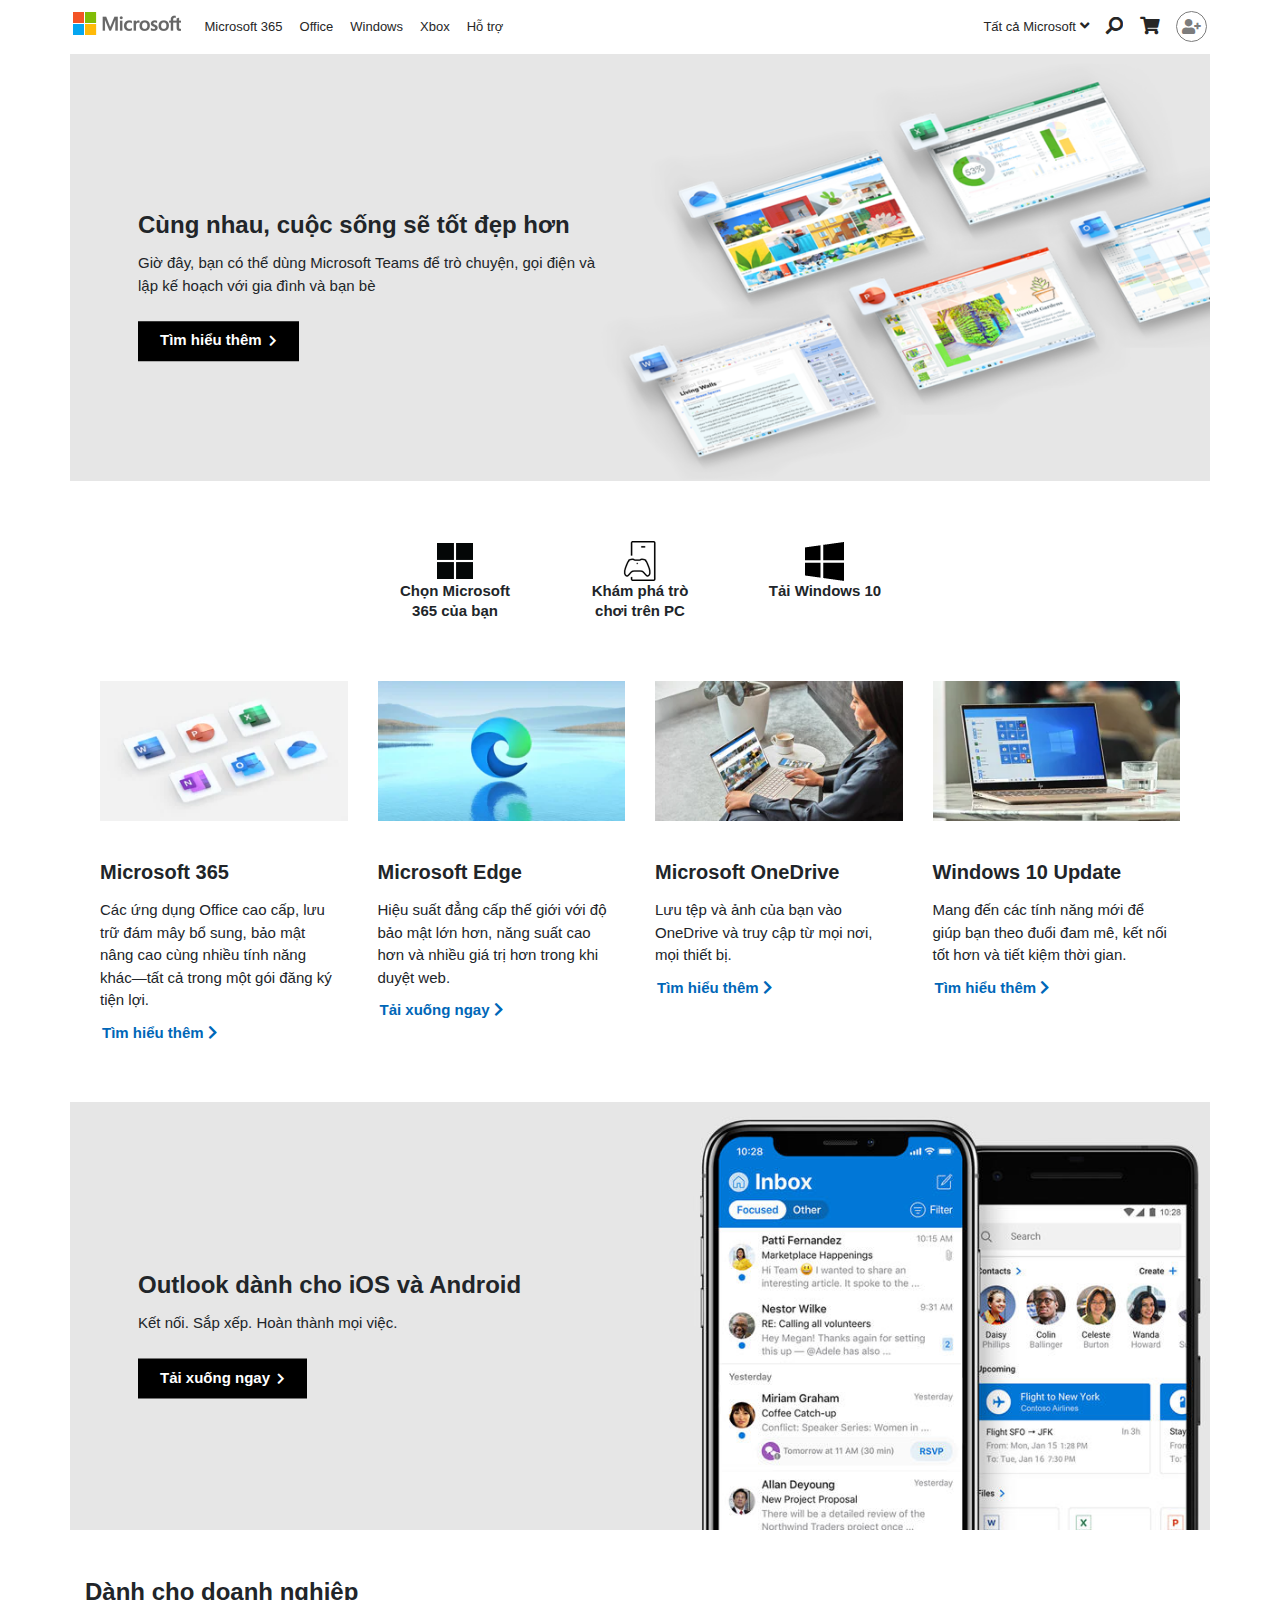
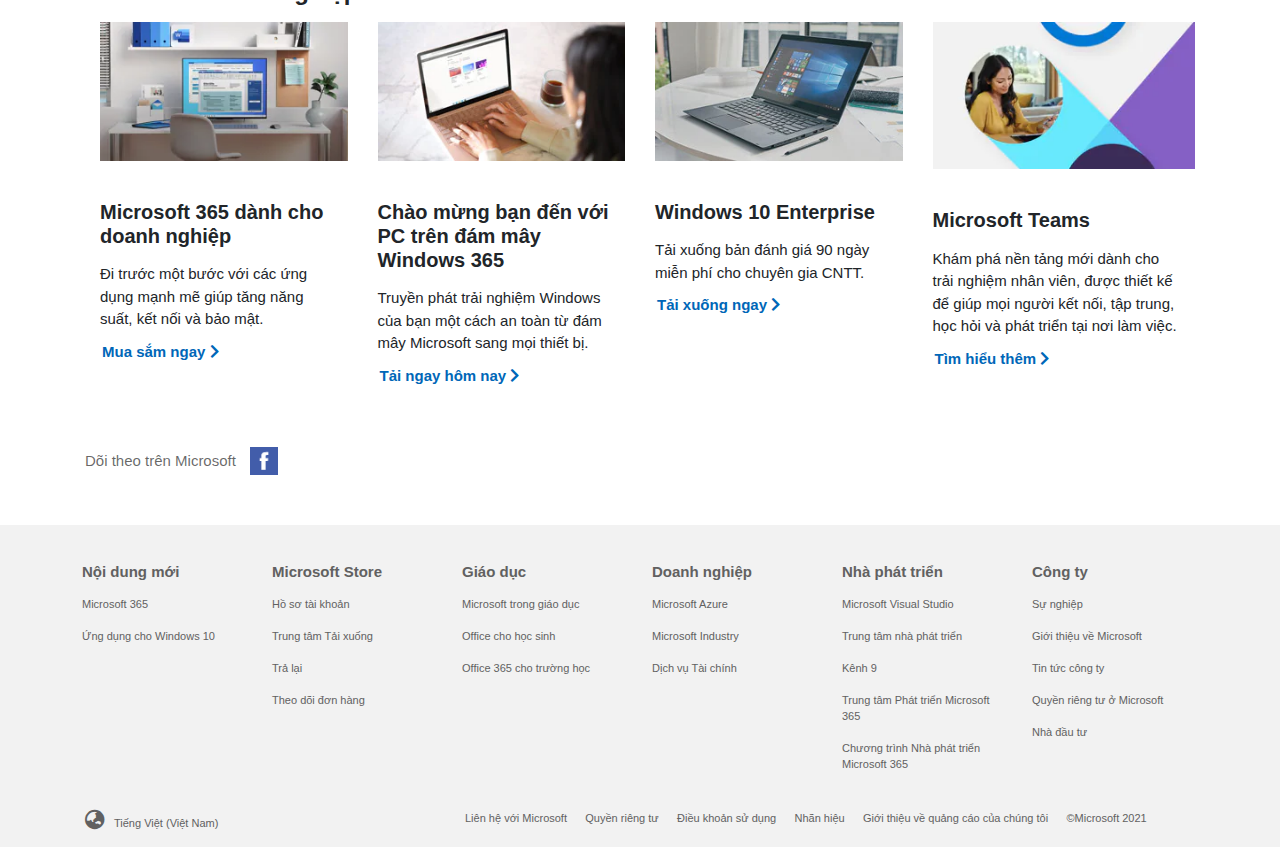
<file: index.html>
<!DOCTYPE html>
<html lang="vi">

<head>
  <meta charset="UTF-8" />
  <meta http-equiv="X-UA-Compatible" content="IE=edge" />
  <meta name="viewport" content="width=device-width, initial-scale=1.0" />
  <link rel="stylesheet" href="https://maxcdn.bootstrapcdn.com/bootstrap/4.5.2/css/bootstrap.min.css" />
  <script src="https://ajax.googleapis.com/ajax/libs/jquery/3.5.1/jquery.min.js"></script>
  <script src="https://cdnjs.cloudflare.com/ajax/libs/popper.js/1.16.0/umd/popper.min.js"></script>
  <script src="https://maxcdn.bootstrapcdn.com/bootstrap/4.5.2/js/bootstrap.min.js"></script>
  <link rel="stylesheet" href="https://cdnjs.cloudflare.com/ajax/libs/font-awesome/5.15.4/css/all.min.css"
    integrity="sha512-1ycn6IcaQQ40/MKBW2W4Rhis/DbILU74C1vSrLJxCq57o941Ym01SwNsOMqvEBFlcgUa6xLiPY/NS5R+E6ztJQ=="
    crossorigin="anonymous" referrerpolicy="no-referrer" />
  <link rel="shortcut icon" href="images/favicon.ico" type="image/x-icon" />
  <link rel="stylesheet" href="style.css" />
  <title>Microsoft - Trang Chủ chính thức</title>

  <style></style>
</head>

<body>
  <div class="container-fluid">
    <nav class="navbar navbar-expand-lg navbar-light bg-light">
      <a class="navbar-brand" href="index.html">
        <img src="images/logo.png" width="108" height="23" alt="" />
      </a>
      <button class="navbar-toggler" type="button" data-toggle="collapse" data-target="#navbarSupportedContent"
        aria-controls="navbarSupportedContent" aria-expanded="false" aria-label="Toggle navigation">
        <span class="navbar-toggler-icon"></span>
      </button>

      <div class="collapse navbar-collapse" id="navbarSupportedContent">
        <ul class="navbar-nav mr-auto">
          <li class="nav-item">
            <a class="nav-link" href="microsoft-365.html">Microsoft 365 <span class="sr-only">(current)</span></a>
          </li>
          <li class="nav-item">
            <a class="nav-link" href="microsoft-office.html">Office <span class="sr-only">(current)</span></a>
          </li>
          <li class="nav-item">
            <a class="nav-link" href="windows.html">Windows <span class="sr-only">(current)</span></a>
          </li>
          <li class="nav-item">
            <a class="nav-link" href="xbox.html">Xbox <span class="sr-only">(current)</span></a>
          </li>
          <li class="nav-item">
            <a class="nav-link" href="support.html">Hỗ trợ <span class="sr-only">(current)</span></a>
          </li>
        </ul>
        <form class="my-2 my-lg-0">
          <ul class="navbar-nav mr-auto">
            <li class="nav-item menu__item">
              <a class="nav-link" href="#">Tất cả Microsoft <i class="fas fa-angle-down"></i><span
                  class="sr-only">(current)</span></a>
              <div class="menu__child">
                <div class="menu__child-item">
                  <span class="menuheading">Phần mềm</span>
                  <ul class="menu__child-list">
                    <li><a href="">Ứng dụng cho Windows</a></li>
                    <li><a href="">Outlook</a></li>
                    <li><a href="">Microsoft Teams</a></li>
                  </ul>
                </div>
                <div class="menu__child-item">
                  <span class="menuheading">Máy tính và các thiết bị</span>
                  <ul class="menu__child-list">
                    <li><a href="">Mua Xbox</a></li>
                    <li><a href="">Phụ kiện máy tính</a></li>
                  </ul>
                </div>
                <div class="menu__child-item">
                  <span class="menuheading">Giải trí</span>
                  <ul class="menu__child-list">
                    <li><a href="">Trò chơi trên PC</a></li>
                    <li><a href="">Trò chơi trên Windows</a></li>
                  </ul>
                </div>
                <div class="menu__child-item">
                  <span class="menuheading">Kinh doanh</span>
                  <ul class="menu__child-list">
                    <li><a href="">Microsoft 365</a></li>
                    <li><a href="">Windows 365</a></li>
                    <li><a href="">Microsoft Industry</a></li>
                    <li><a href="">Microsoft Advertising</a></li>
                  </ul>
                </div>
                <div class="menu__child-item">
                  <span class="menuheading">Developer & IT</span>
                  <ul class="menu__child-list">
                    <li><a href="">.NET</a></li>
                    <li><a href="">Windows Server</a></li>
                    <li><a href="">Windows Dev Center</a></li>
                    <li><a href="">Tài liệu</a></li>
                    <li><a href="">Power Platform</a></li>
                  </ul>
                </div>
                <div class="menu__child-item">
                  <span class="menuheading">Khác</span>
                  <ul class="menu__child-list">
                    <li><a href="">Bản tải xuống và bảo mật miễn phí</a></li>
                    <li><a href="">Giáo dục</a></li>
                    <li><a href="">Licensing</a></li>
                  </ul>
                </div>
              </div>
            </li>
            <li class="nav-item">
              <a class="nav-link" href="#"><i class="fas fa-search fa-flip-horizontal fa-lg" style="color: #262626"></i>
                <span class="sr-only">(current)</span></a>
            </li>
            <li class="nav-item">
              <a class="nav-link" href="#"><i class="fas fa-shopping-cart fa-lg"
                  style="color: #262626; margin-right: 8px"></i>
                <span class="sr-only">(current)</span></a>
            </li>
            <li class="nav-item">
              <a class="nav-usericon" href="#"><i class="fas fa-user-plus" style="
                      color: #7c7c7c;
                      border: 1px solid;
                      padding: 7px 5px;
                      border-radius: 50%;
                      margin-top: 2px;
                    "></i>
                <span class="sr-only">(current)</span></a>
            </li>
          </ul>
        </form>
      </div>
    </nav>
  </div>

  <div class="container c1">
    <div class="col-lg-12 col-md-12 col-sm-12" style="padding-right: 0; padding-left: 0">
      <img src="images/RE4DRie.png" alt="Nature" style="width: 100%" />
      <div class="text-block col-lg-5 col-md-10 col-sm-10 col-10"
        style="margin: 0 68px; padding-right: 0; padding-left: 0;">
        <h1 class="c-heading" style="font-size: 24px">Cùng nhau, cuộc sống sẽ tốt đẹp hơn</h1>
        <p class="c-paragraph">Giờ đây, bạn có thể dùng Microsoft Teams để trò chuyện, gọi điện và lập kế hoạch với gia
          đình và bạn bè</p>
        <div class="c-group">
          <a href="microsoft-teams.html" class="c-call-to-action">Tìm hiểu thêm <i
              class="fas fa-chevron-right arrow"></i></a>
        </div>
      </div>
    </div>
  </div>

  <div class="container">
    <div class="row text-center" style="padding-top: 48px; line-height: 20px">
      <div class="col-lg-3 col-md-3"></div>
      <div class="col-lg-2 col-md-2 col-sm-12" style="padding: 12px 6px">
        <img src="images/RE4sQDc.png" alt="" width="40" height="40" />
        <div class="r1_heading">Chọn Microsoft 365 của bạn</div>
      </div>
      <div class="col-lg-2 col-md-2 col-sm-12" style="padding: 12px 6px">
        <img src="images/RE4DGd4.webp" alt="" />
        <div class="r1_heading">Khám phá trò chơi trên PC</div>
      </div>
      <div class="col-lg-2 col-md-2 col-sm-12" style="padding: 12px 6px">
        <img src="images/RE4pkvE.webp" alt="" />
        <div class="r1_heading">Tải Windows 10</div>
      </div>
      <div class="col-lg-3 col-md-3"></div>
    </div>
  </div>

  <div class="container" style="margin-top: 48px">
    <div class="row">
      <div class="col-lg-3 col-md-6 col-sm-12 col-12 colr2">
        <img src="images/RE4E4rR.webp" alt="" width="100%" />
        <a href="microsoft-365.html" style="color: #212529; text-decoration: none;">
          <h3 class="c-heading">Microsoft 365</h3>
        </a>
        <div class="c-paragraph">
          <p>Các ứng dụng Office cao cấp, lưu trữ đám mây bổ sung, bảo mật nâng cao cùng nhiều tính năng khác—tất cả
            trong một gói đăng ký tiện lợi.</p>
        </div>
        <a class="c-call-to-action1" href="">
          <span>Tìm hiểu thêm <i class="fas fa-chevron-right"></i></span>
        </a>
      </div>
      <div class="col-lg-3 col-md-6 col-sm-12 col-12 colr2">
        <img src="images/RE4rzE2.webp" alt="" width="100%" />
        <h3 class="c-heading">Microsoft Edge</h3>
        <div class="c-paragraph">
          <p>
            Hiệu suất đẳng cấp thế giới với độ bảo mật lớn hơn, năng suất cao
            hơn và nhiều giá trị hơn trong khi duyệt web.
          </p>
        </div>
        <a class="c-call-to-action1" href="">
          <span>Tải xuống ngay <i class="fas fa-chevron-right"></i></span>
        </a>
      </div>
      <div class="col-lg-3 col-md-6 col-sm-12 col-12 colr2">
        <img src="images/RE3hD2k.webp" alt="" width="100%" />
        <h3 class="c-heading">Microsoft OneDrive</h3>
        <div class="c-paragraph">
          <p>
            Lưu tệp và ảnh của bạn vào OneDrive và truy cập từ mọi nơi, mọi
            thiết bị.
          </p>
        </div>
        <a class="c-call-to-action1" href="">
          <span>Tìm hiểu thêm <i class="fas fa-chevron-right"></i></span>
        </a>
      </div>
      <div class="col-lg-3 col-md-6 col-sm-12 col-12 colr2">
        <img src="images/RE37Bcs.webp" alt="" width="100%" />
        <h3 class="c-heading">Windows 10 Update</h3>
        <div class="c-paragraph">
          <p>
            Mang đến các tính năng mới để giúp bạn theo đuổi đam mê, kết nối
            tốt hơn và tiết kiệm thời gian.
          </p>
        </div>
        <a class="c-call-to-action1" href="">
          <span>Tìm hiểu thêm <i class="fas fa-chevron-right"></i></span>
        </a>
      </div>
    </div>
  </div>

  <div class="container c1" style="padding-top: 48px; clear: both">
    <div class="col-lg-12 col-md-12 col-sm-12" style="padding-right: 0; padding-left: 0">
      <img src="images/RE2OLdz.jfif" alt="Nature" style="width: 100%" />
      <div class="text-block col-lg-5 col-md-10 col-sm-10 col-10"
        style="margin: 0 68px; padding-right: 0; padding-left: 0">
        <h1 class="c-heading" style="font-size: 24px">
          Outlook dành cho iOS và Android
        </h1>
        <p class="c-paragraph">Kết nối. Sắp xếp. Hoàn thành mọi việc.</p>
        <div class="c-group">
          <a class="c-call-to-action" href="">Tải xuống ngay <i class="fas fa-chevron-right arrow"></i></a>
        </div>
      </div>
      <div class="col-lg-7 col-md-2"></div>
    </div>
  </div>

  <div class="container" style="margin-top: 48px">
    <div class="row heading-4">Dành cho doanh nghiệp</div>
    <div class="row" style="padding-top: 16px">
      <div class="col-lg-3 col-md-6 col-sm-12 col-12 colr2">
        <img src="images/RE4E4rT.webp" alt="" width="100%" />
        <h3 class="c-heading">Microsoft 365 dành cho doanh nghiệp</h3>
        <div class="c-paragraph">
          <p>
            Đi trước một bước với các ứng dụng mạnh mẽ giúp tăng năng suất,
            kết nối và bảo mật.
          </p>
        </div>
        <a class="c-call-to-action1" href="">
          <span>Mua sắm ngay <i class="fas fa-chevron-right"></i></span>
        </a>
      </div>
      <div class="col-lg-3 col-md-6 col-sm-12 col-12 colr2">
        <img src="images/RWGaY8.webp" alt="" width="100%" />
        <h3 class="c-heading">
          Chào mừng bạn đến với PC trên đám mây Windows 365
        </h3>
        <div class="c-paragraph">
          <p>
            Truyền phát trải nghiệm Windows của bạn một cách an toàn từ đám
            mây Microsoft sang mọi thiết bị.
          </p>
        </div>
        <a class="c-call-to-action1" href="">
          <span>Tải ngay hôm nay <i class="fas fa-chevron-right"></i></span>
        </a>
      </div>
      <div class="col-lg-3 col-md-6 col-sm-12 col-12 colr2">
        <img src="images/RE1CmIw.webp" alt="" width="100%" />
        <h3 class="c-heading">Windows 10 Enterprise</h3>
        <div class="c-paragraph">
          <p>Tải xuống bản đánh giá 90 ngày miễn phí cho chuyên gia CNTT.</p>
        </div>
        <a class="c-call-to-action1" href="">
          <span>Tải xuống ngay <i class="fas fa-chevron-right"></i></span>
        </a>
      </div>
      <div class="col-lg-3 col-md-6 col-sm-12 col-12 colr2" style="padding-right: 0">
        <img src="images/RWyG26.webp" alt="" width="100%" />
        <a href="microsoft-teams.html" style="color: #212529; text-decoration: none;">
          <h3 class="c-heading">Microsoft Teams</h3>
        </a>
        <div class="c-paragraph">
          <p>
            Khám phá nền tảng mới dành cho trải nghiệm nhân viên, được thiết
            kế để giúp mọi người kết nối, tập trung, học hỏi và phát triển tại
            nơi làm việc.
          </p>
        </div>
        <a class="c-call-to-action1" href="">
          <span>Tìm hiểu thêm <i class="fas fa-chevron-right"></i></span>
        </a>
      </div>
    </div>
  </div>

  <div class="container" style="margin-top: 48px">
    <div class="row social">
      <span>Dõi theo trên Microsoft</span>
      <a style="border: 2px solid transparent" href=""><img src="images/facebook.png" alt="Facebook" width="28"
          height="28" /></a>
    </div>
  </div>

  <div class="footer">
    <div class="container" style="padding: 0">
      <div class="row" style="margin-left: 0; margin-right: 0">
        <div class="col-lg-2 col-md-4 col-sm-4 col-12 footer_col">
          <div class="c-heading-4">Nội dung mới</div>
          <a class="footer_row" href="">Microsoft 365</a>
          <a class="footer_row" href="">Ứng dụng cho Windows 10</a>
        </div>
        <div class="col-lg-2 col-md-4 col-sm-4 col-12 footer_col">
          <div class="c-heading-4">Microsoft Store</div>
          <a class="footer_row" href="">Hồ sơ tài khoản</a>
          <a class="footer_row" href="">Trung tâm Tải xuống</a>
          <a class="footer_row" href="">Trả lại</a>
          <a class="footer_row" href="">Theo dõi đơn hàng</a>
        </div>
        <div class="col-lg-2 col-md-4 col-sm-4 col-12 footer_col">
          <div class="c-heading-4">Giáo dục</div>
          <a class="footer_row" href="">Microsoft trong giáo dục</a>
          <a class="footer_row" href="">Office cho học sinh</a>
          <a class="footer_row" href="">Office 365 cho trường học</a>
        </div>
        <div class="col-lg-2 col-md-4 col-sm-4 col-12 footer_col">
          <div class="c-heading-4">Doanh nghiệp</div>
          <a class="footer_row" href="">Microsoft Azure</a>
          <a class="footer_row" href="">Microsoft Industry</a>
          <a class="footer_row" href="">Dịch vụ Tài chính</a>
        </div>
        <div class="col-lg-2 col-md-4 col-sm-4 col-12 footer_col">
          <div class="c-heading-4">Nhà phát triển</div>
          <a class="footer_row" href="">Microsoft Visual Studio</a>
          <a class="footer_row" href="">Trung tâm nhà phát triển</a>
          <a class="footer_row" href="">Kênh 9</a>
          <a class="footer_row" href="">Trung tâm Phát triển Microsoft 365</a>
          <a class="footer_row" href="">Chương trình Nhà phát triển Microsoft 365</a>
        </div>
        <div class="col-lg-2 col-md-4 col-sm-4 col-12 footer_col">
          <div class="c-heading-4">Công ty</div>
          <a class="footer_row" href="">Sự nghiệp</a>
          <a class="footer_row" href="">Giới thiệu về Microsoft</a>
          <a class="footer_row" href="">Tin tức công ty</a>
          <a class="footer_row" href="">Quyền riêng tư ở Microsoft</a>
          <a class="footer_row" href="">Nhà đầu tư</a>
        </div>
      </div>
      <div class="row">
        <div class="
              col-lg-4 col-md-12 col-sm-12 col-12
              footer_bottom-col footer_bottom
            ">
          <i class="fas fa-globe-asia" style="font-size: 20px; margin-right: 10px"></i>Tiếng Việt (Việt Nam)
        </div>
        <div class="
              col-lg-8 col-md-12 col-sm-12 col-12
              footer_bottom-col footer_bottom
            ">
          Liên hệ với Microsoft &nbsp;&nbsp;&nbsp;&nbsp; Quyền riêng tư
          &nbsp;&nbsp;&nbsp;&nbsp; Điều khoản sử dụng &nbsp;&nbsp;&nbsp;&nbsp;
          Nhãn hiệu &nbsp;&nbsp;&nbsp;&nbsp; Giới thiệu về quảng cáo của chúng
          tôi &nbsp;&nbsp;&nbsp;&nbsp; ©Microsoft 2021
        </div>
      </div>
    </div>
  </div>
</body>

</html>
</file>
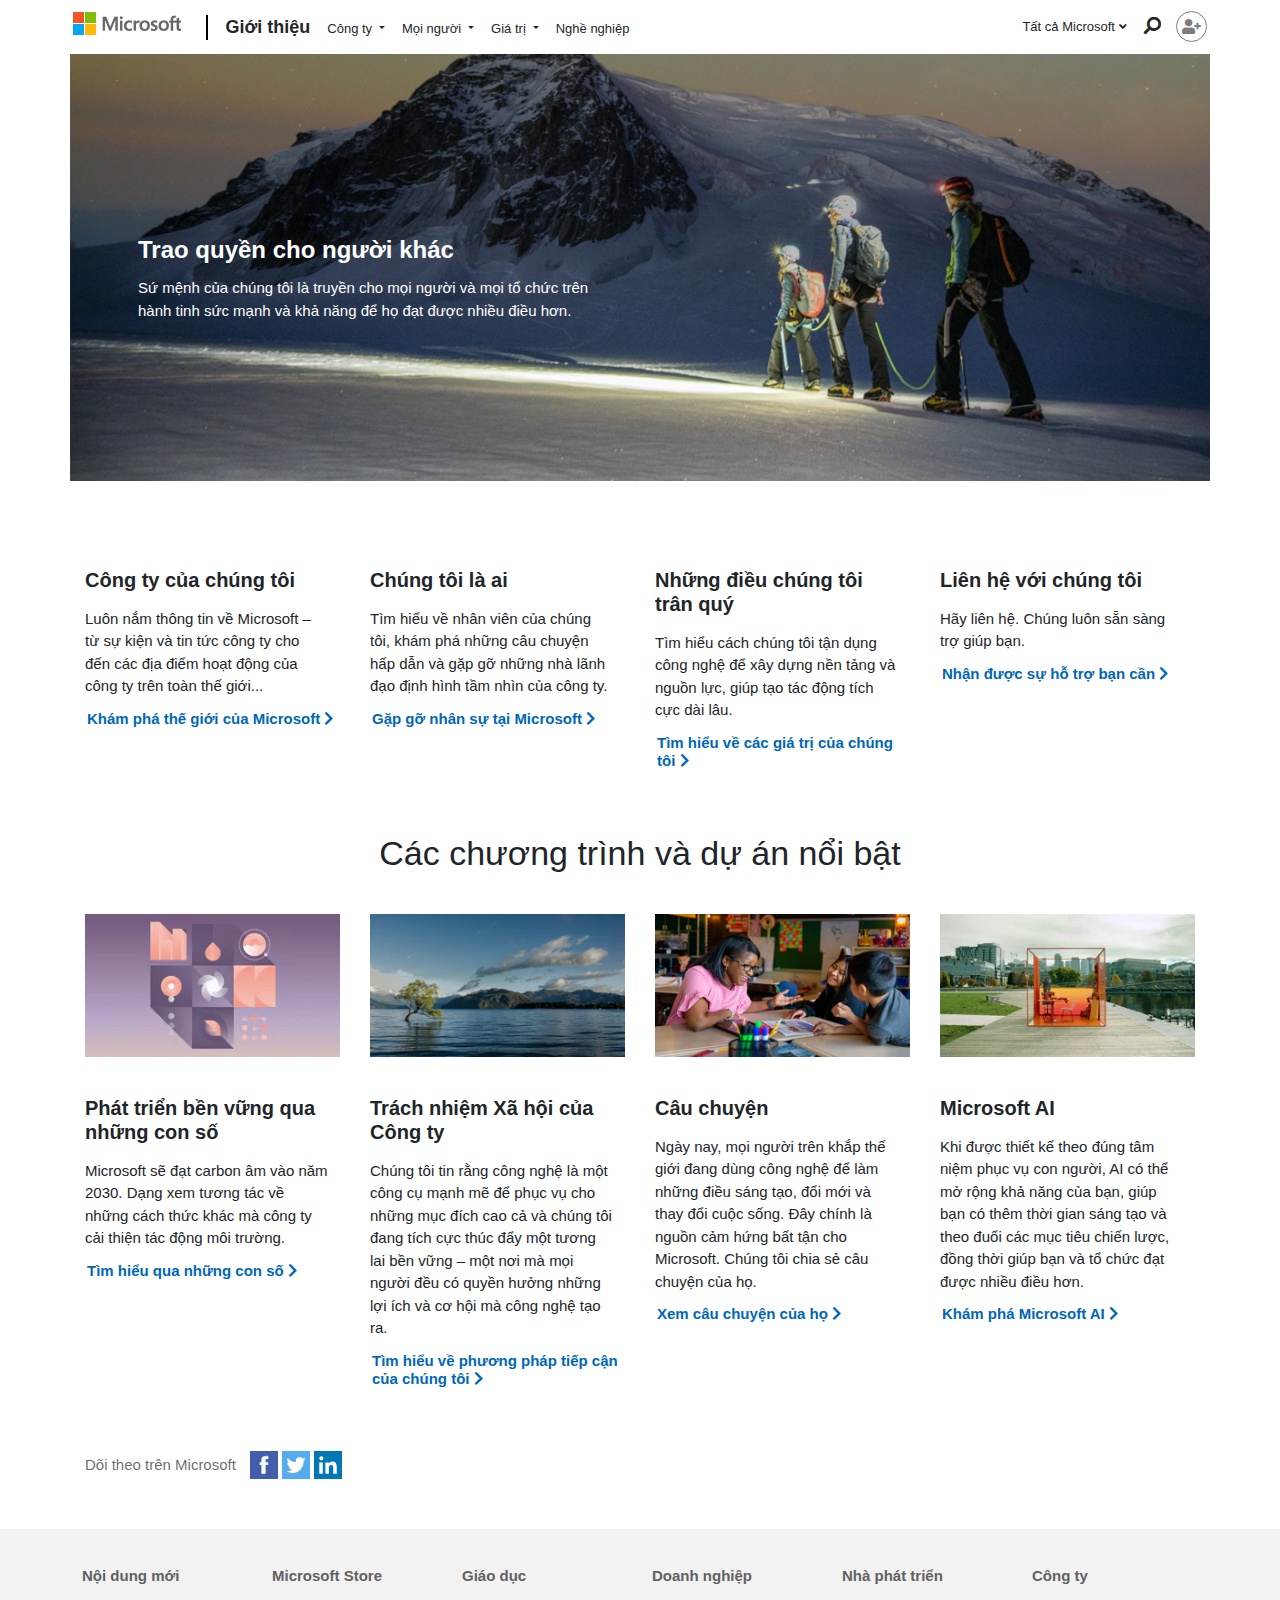
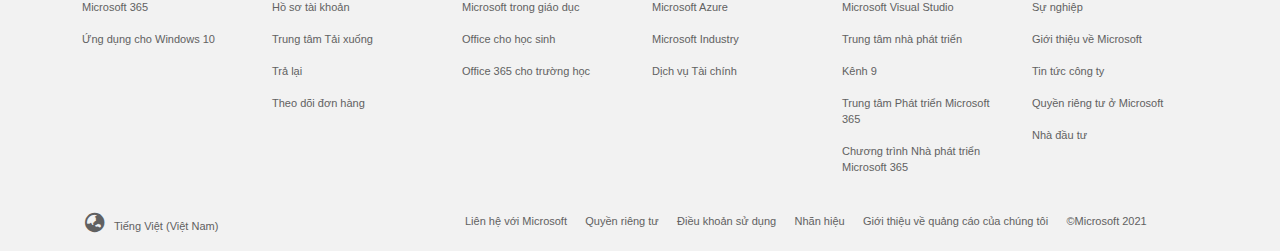
<file: about.html>
<!DOCTYPE html>
<html lang="vi">

<head>
  <meta charset="UTF-8" />
  <meta http-equiv="X-UA-Compatible" content="IE=edge" />
  <meta name="viewport" content="width=device-width, initial-scale=1.0" />
  <link rel="stylesheet" href="https://maxcdn.bootstrapcdn.com/bootstrap/4.5.2/css/bootstrap.min.css" />
  <script src="https://ajax.googleapis.com/ajax/libs/jquery/3.5.1/jquery.min.js"></script>
  <script src="https://cdnjs.cloudflare.com/ajax/libs/popper.js/1.16.0/umd/popper.min.js"></script>
  <script src="https://maxcdn.bootstrapcdn.com/bootstrap/4.5.2/js/bootstrap.min.js"></script>
  <link rel="stylesheet" href="https://cdnjs.cloudflare.com/ajax/libs/font-awesome/5.15.4/css/all.min.css"
    integrity="sha512-1ycn6IcaQQ40/MKBW2W4Rhis/DbILU74C1vSrLJxCq57o941Ym01SwNsOMqvEBFlcgUa6xLiPY/NS5R+E6ztJQ=="
    crossorigin="anonymous" referrerpolicy="no-referrer" />
  <link rel="shortcut icon" href="images/favicon.ico" type="image/x-icon" />
  <link rel="stylesheet" href="style.css" />
  <title>Giới thiệu về Microsoft | Sứ mệnh và Tầm nhìn | Microsoft</title>
</head>

<body>
  <div class="container-fluid">
    <nav class="navbar navbar-expand-lg navbar-light bg-light">
      <a class="navbar-brand" href="index.html">
        <img src="images/logo.png" width="108" height="23" alt="" />
      </a>
      <button class="navbar-toggler" type="button" data-toggle="collapse" data-target="#navbarSupportedContent"
        aria-controls="navbarSupportedContent" aria-expanded="false" aria-label="Toggle navigation">
        <span class="navbar-toggler-icon"></span>
      </button>

      <div class="collapse navbar-collapse" id="navbarSupportedContent">
        <ul class="navbar-nav mr-auto">
          <li class="c-show-pipe"></li>
          <li class="nav-item">
            <a class="nav-link" href="#" style="margin-left: 9px; font-size: 18px; font-weight: 600">Giới thiệu <span
                class="sr-only">(current)</span></a>
          </li>
          <li class="nav-item dropdown office365">
            <a class="nav-link dropdown-toggle" href="#" id="navbardrop" data-toggle="dropdown">
              Công ty
            </a>
            <div class="dropdown-menu">
              <a class="dropdown-item" href="#">Tổng quan</a>
              <a class="dropdown-item" href="#">Dữ kiện</a>
              <a class="dropdown-item" href="#">Tin tức</a>
              <a class="dropdown-item" href="#">Vị trí Văn phòng</a>
              <a class="dropdown-item" href="#">Thu mua</a>
              <a class="dropdown-item" href="#">Pháp lý</a>
              <a class="dropdown-item" href="#">Liên hệ với Chúng tôi</a>
            </div>
          </li>
          <li class="nav-item dropdown office365">
            <a class="nav-link dropdown-toggle" href="#" id="navbardrop" data-toggle="dropdown">
              Mọi người
            </a>
            <div class="dropdown-menu">
              <a class="dropdown-item" href="#">Tổng quan</a>
              <a class="dropdown-item" href="#">Hội đồng quản trị</a>
              <a class="dropdown-item" href="#">Lãnh đạo Cấp cao</a>
              <a class="dropdown-item" href="#">Câu chuyện</a>
              <a class="dropdown-item" href="#">Mạng lưới Cựu sinh viên</a>
            </div>
          </li>
          <li class="nav-item dropdown office365">
            <a class="nav-link dropdown-toggle" href="#" id="navbardrop" data-toggle="dropdown">
              Giá trị
            </a>
            <div class="dropdown-menu">
              <a class="dropdown-item" href="#">Tổng quan</a>
              <a class="dropdown-item" href="#">đổi mới</a>
              <a class="dropdown-item" href="#">Tính đa dạng & Hòa nhập</a>
              <a class="dropdown-item" href="#">Trách nhiệm xã hội của công ty</a>
              <a class="dropdown-item" href="#">AI</a>
              <a class="dropdown-item" href="#">Điện toán Đáng tin cậy</a>
            </div>
          </li>
          <li class="nav-item office365">
            <a class="nav-link" href="#">Nghề nghiệp <span class="sr-only">(current)</span></a>
          </li>
        </ul>
        <form class="my-2 my-lg-0">
          <ul class="navbar-nav mr-auto">
            <li class="nav-item menu__item">
              <a class="nav-link" href="#">Tất cả Microsoft <i class="fas fa-angle-down arrowdow"></i><span
                  class="sr-only">(current)</span></a>
              <div class="menu__child">
                <div class="menu__child-item">
                  <span class="menuheading">Phần mềm</span>
                  <ul class="menu__child-list">
                    <li><a href="">Ứng dụng cho Windows</a></li>
                    <li><a href="">Outlook</a></li>
                    <li><a href="">Microsoft Teams</a></li>
                  </ul>
                </div>
                <div class="menu__child-item">
                  <span class="menuheading">Máy tính và các thiết bị</span>
                  <ul class="menu__child-list">
                    <li><a href="">Mua Xbox</a></li>
                    <li><a href="">Phụ kiện máy tính</a></li>
                  </ul>
                </div>
                <div class="menu__child-item">
                  <span class="menuheading">Giải trí</span>
                  <ul class="menu__child-list">
                    <li><a href="">Trò chơi trên PC</a></li>
                    <li><a href="">Trò chơi trên Windows</a></li>
                  </ul>
                </div>
                <div class="menu__child-item">
                  <span class="menuheading">Kinh doanh</span>
                  <ul class="menu__child-list">
                    <li><a href="">Microsoft 365</a></li>
                    <li><a href="">Windows 365</a></li>
                    <li><a href="">Microsoft Industry</a></li>
                    <li><a href="">Microsoft Advertising</a></li>
                  </ul>
                </div>
                <div class="menu__child-item">
                  <span class="menuheading">Developer & IT</span>
                  <ul class="menu__child-list">
                    <li><a href="">.NET</a></li>
                    <li><a href="">Windows Server</a></li>
                    <li><a href="">Windows Dev Center</a></li>
                    <li><a href="">Tài liệu</a></li>
                    <li><a href="">Power Platform</a></li>
                  </ul>
                </div>
                <div class="menu__child-item">
                  <span class="menuheading">Khác</span>
                  <ul class="menu__child-list">
                    <li><a href="">Bản tải xuống và bảo mật miễn phí</a></li>
                    <li><a href="">Giáo dục</a></li>
                    <li><a href="">Licensing</a></li>
                  </ul>
                </div>
              </div>
            </li>
            <li class="nav-item">
              <a class="nav-link" href="#"><i class="fas fa-search fa-flip-horizontal fa-lg"
                  style="color: #262626; margin-right: 7px"></i>
                <span class="sr-only">(current)</span></a>
            </li>
            <li class="nav-item">
              <a class="nav-usericon" href="#"><i class="fas fa-user-plus" style="
                      color: #7c7c7c;
                      border: 1px solid;
                      padding: 7px 5px;
                      border-radius: 50%;
                      margin-top: 2px;
                    "></i>
                <span class="sr-only">(current)</span></a>
            </li>
          </ul>
        </form>
      </div>
    </nav>
  </div>

  <div class="container c1">
    <div class="col-lg-12 col-md-12 col-sm-12" style="padding-right: 0; padding-left: 0">
      <img src="images/RE4HQox.webp" alt="Nature" style="width: 100%" />
      <div class="text-block col-lg-5 col-md-10 col-sm-10 col-10"
        style="margin: 0 68px; padding-right: 0; padding-left: 0">
        <h1 class="c-heading" style="font-size: 24px; color: #fff">
          Trao quyền cho người khác
        </h1>
        <p class="c-paragraph" style="color: #fff">
          Sứ mệnh của chúng tôi là truyền cho mọi người và mọi tổ chức trên
          hành tinh sức mạnh và khả năng để họ đạt được nhiều điều hơn.
        </p>
      </div>
      <div class="col-lg-7 col-md-2"></div>
    </div>
  </div>

  <div class="container" style="margin-top: 48px; padding: 0">
    <div class="row">
      <div class="col-lg-3 col-md-6 col-sm-12 col-12 colr2">
        <h3 class="c-heading">Công ty của chúng tôi</h3>
        <div class="c-paragraph">
          <p>
            Luôn nắm thông tin về Microsoft – từ sự kiện và tin tức công ty
            cho đến các địa điểm hoạt động của công ty trên toàn thế giới...
          </p>
        </div>
        <a class="c-call-to-action1" href="#">
          <span>Khám phá thế giới của Microsoft
            <i class="fas fa-chevron-right"></i></span>
        </a>
      </div>
      <div class="col-lg-3 col-md-6 col-sm-12 col-12 colr2">
        <h3 class="c-heading">Chúng tôi là ai</h3>
        <div class="c-paragraph">
          <p>
            Tìm hiểu về nhân viên của chúng tôi, khám phá những câu chuyện hấp
            dẫn và gặp gỡ những nhà lãnh đạo định hình tầm nhìn của công ty.
          </p>
        </div>
        <a class="c-call-to-action1" href="#">
          <span>Gặp gỡ nhân sự tại Microsoft <i class="fas fa-chevron-right"></i></span>
        </a>
      </div>
      <div class="col-lg-3 col-md-6 col-sm-12 col-12 colr2">
        <h3 class="c-heading">Những điều chúng tôi trân quý</h3>
        <div class="c-paragraph">
          <p>
            Tìm hiểu cách chúng tôi tận dụng công nghệ để xây dựng nền tảng và
            nguồn lực, giúp tạo tác động tích cực dài lâu.
          </p>
        </div>
        <a class="c-call-to-action1" href="#">
          <span>Tìm hiểu về các giá trị của chúng tôi
            <i class="fas fa-chevron-right"></i></span>
        </a>
      </div>
      <div class="col-lg-3 col-md-6 col-sm-12 col-12 colr2">
        <h3 class="c-heading">Liên hệ với chúng tôi</h3>
        <div class="c-paragraph">
          <p>Hãy liên hệ. Chúng luôn sẵn sàng trợ giúp bạn.</p>
        </div>
        <a class="c-call-to-action1" href="#">
          <span>Nhận được sự hỗ trợ bạn cần <i class="fas fa-chevron-right"></i></span>
        </a>
      </div>
    </div>
  </div>

  <div class="r2 text-center">
    <h2 class="c-heading-3">Các chương trình và dự án nổi bật</h2>
  </div>

  <div class="container" style="padding: 0">
    <div class="row">
      <div class="col-lg-3 col-md-6 col-sm-12 col-12 colr2">
        <img src="images/RE4HQoD.webp" alt="" width="100%" />
        <h3 class="c-heading">Phát triển bền vững qua những con số</h3>
        <div class="c-paragraph">
          <p>
            Microsoft sẽ đạt carbon âm vào năm 2030. Dạng xem tương tác về
            những cách thức khác mà công ty cải thiện tác động môi trường.
          </p>
        </div>
        <a class="c-call-to-action1" href="">
          <span>Tìm hiểu qua những con số <i class="fas fa-chevron-right"></i></span>
        </a>
      </div>
      <div class="col-lg-3 col-md-6 col-sm-12 col-12 colr2">
        <img src="images/RE4HZBo.webp" alt="" width="100%" />
        <h3 class="c-heading">Trách nhiệm Xã hội của Công ty</h3>
        <div class="c-paragraph">
          <p>
            Chúng tôi tin rằng công nghệ là một công cụ mạnh mẽ để phục vụ cho
            những mục đích cao cả và chúng tôi đang tích cực thúc đẩy một
            tương lai bền vững – một nơi mà mọi người đều có quyền hưởng những
            lợi ích và cơ hội mà công nghệ tạo ra.
          </p>
        </div>
        <a class="c-call-to-action1" href="">
          <span>Tìm hiểu về phương pháp tiếp cận của chúng tôi
            <i class="fas fa-chevron-right"></i></span>
        </a>
      </div>
      <div class="col-lg-3 col-md-6 col-sm-12 col-12 colr2">
        <img src="images/RE4HZBr.webp" alt="" width="100%" />
        <h3 class="c-heading">Câu chuyện</h3>
        <div class="c-paragraph">
          <p>
            Ngày nay, mọi người trên khắp thế giới đang dùng công nghệ để làm
            những điều sáng tạo, đổi mới và thay đổi cuộc sống. Đây chính là
            nguồn cảm hứng bất tận cho Microsoft. Chúng tôi chia sẻ câu chuyện
            của họ.
          </p>
        </div>
        <a class="c-call-to-action1" href="">
          <span>Xem câu chuyện của họ <i class="fas fa-chevron-right"></i></span>
        </a>
      </div>
      <div class="col-lg-3 col-md-6 col-sm-12 col-12 colr2">
        <img src="images/RE4I2av.webp" alt="" width="100%" />
        <h3 class="c-heading">Microsoft AI</h3>
        <div class="c-paragraph">
          <p>
            Khi được thiết kế theo đúng tâm niệm phục vụ con người, AI có thể
            mở rộng khả năng của bạn, giúp bạn có thêm thời gian sáng tạo và
            theo đuổi các mục tiêu chiến lược, đồng thời giúp bạn và tổ chức
            đạt được nhiều điều hơn.
          </p>
        </div>
        <a class="c-call-to-action1" href="">
          <span>Khám phá Microsoft AI <i class="fas fa-chevron-right"></i></span>
        </a>
      </div>
    </div>
  </div>

  <div class="container" style="margin-top: 48px">
    <div class="row social">
      <span>Dõi theo trên Microsoft</span>
      <a style="border: 2px solid transparent" href=""><img src="images/facebook.png" alt="Facebook" width="28"
          height="28" /></a>
      <a style="border: 2px solid transparent" href=""><img src="images/twitter.svg" alt="Facebook" width="28"
          height="28" /></a>
      <a style="border: 2px solid transparent" href=""><img src="images/linkedin.svg" alt="Facebook" width="28"
          height="28" /></a>
    </div>
  </div>

  <div class="footer" style="margin-top: 48px">
    <div class="container" style="padding: 0">
      <div class="row" style="margin-left: 0; margin-right: 0">
        <div class="col-lg-2 col-md-4 col-sm-4 col-12 footer_col">
          <div class="c-heading-4">Nội dung mới</div>
          <a class="footer_row" href="">Microsoft 365</a>
          <a class="footer_row" href="">Ứng dụng cho Windows 10</a>
        </div>
        <div class="col-lg-2 col-md-4 col-sm-4 col-12 footer_col">
          <div class="c-heading-4">Microsoft Store</div>
          <a class="footer_row" href="">Hồ sơ tài khoản</a>
          <a class="footer_row" href="">Trung tâm Tải xuống</a>
          <a class="footer_row" href="">Trả lại</a>
          <a class="footer_row" href="">Theo dõi đơn hàng</a>
        </div>
        <div class="col-lg-2 col-md-4 col-sm-4 col-12 footer_col">
          <div class="c-heading-4">Giáo dục</div>
          <a class="footer_row" href="">Microsoft trong giáo dục</a>
          <a class="footer_row" href="">Office cho học sinh</a>
          <a class="footer_row" href="">Office 365 cho trường học</a>
        </div>
        <div class="col-lg-2 col-md-4 col-sm-4 col-12 footer_col">
          <div class="c-heading-4">Doanh nghiệp</div>
          <a class="footer_row" href="">Microsoft Azure</a>
          <a class="footer_row" href="">Microsoft Industry</a>
          <a class="footer_row" href="">Dịch vụ Tài chính</a>
        </div>
        <div class="col-lg-2 col-md-4 col-sm-4 col-12 footer_col">
          <div class="c-heading-4">Nhà phát triển</div>
          <a class="footer_row" href="">Microsoft Visual Studio</a>
          <a class="footer_row" href="">Trung tâm nhà phát triển</a>
          <a class="footer_row" href="">Kênh 9</a>
          <a class="footer_row" href="">Trung tâm Phát triển Microsoft 365</a>
          <a class="footer_row" href="">Chương trình Nhà phát triển Microsoft 365</a>
        </div>
        <div class="col-lg-2 col-md-4 col-sm-4 col-12 footer_col">
          <div class="c-heading-4">Công ty</div>
          <a class="footer_row" href="">Sự nghiệp</a>
          <a class="footer_row" href="">Giới thiệu về Microsoft</a>
          <a class="footer_row" href="">Tin tức công ty</a>
          <a class="footer_row" href="">Quyền riêng tư ở Microsoft</a>
          <a class="footer_row" href="">Nhà đầu tư</a>
        </div>
      </div>
      <div class="row">
        <div class="
              col-lg-4 col-md-12 col-sm-12 col-12
              footer_bottom-col footer_bottom
            ">
          <i class="fas fa-globe-asia" style="font-size: 20px; margin-right: 10px"></i>Tiếng Việt (Việt Nam)
        </div>
        <div class="
              col-lg-8 col-md-12 col-sm-12 col-12
              footer_bottom-col footer_bottom
            ">
          Liên hệ với Microsoft &nbsp;&nbsp;&nbsp;&nbsp; Quyền riêng tư
          &nbsp;&nbsp;&nbsp;&nbsp; Điều khoản sử dụng &nbsp;&nbsp;&nbsp;&nbsp;
          Nhãn hiệu &nbsp;&nbsp;&nbsp;&nbsp; Giới thiệu về quảng cáo của chúng
          tôi &nbsp;&nbsp;&nbsp;&nbsp; ©Microsoft 2021
        </div>
      </div>
    </div>
  </div>
</body>

</html>
</file>
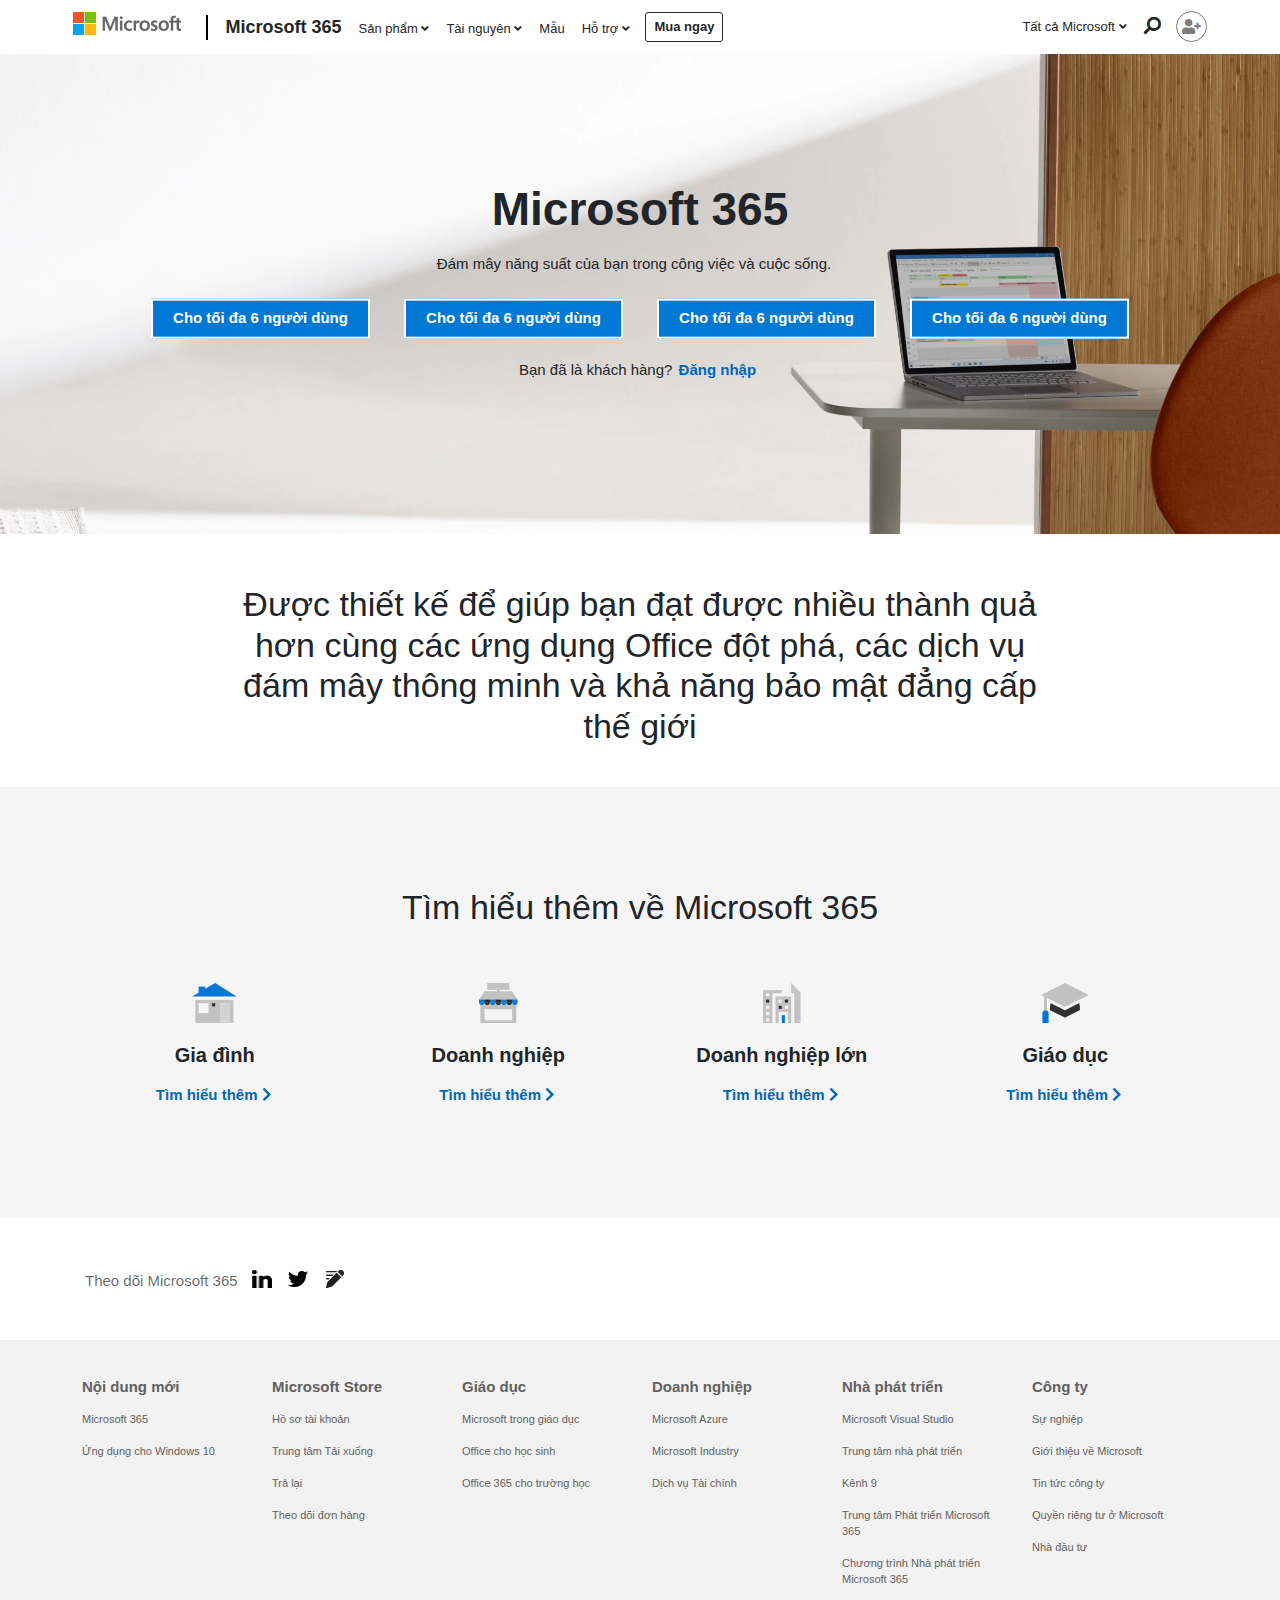
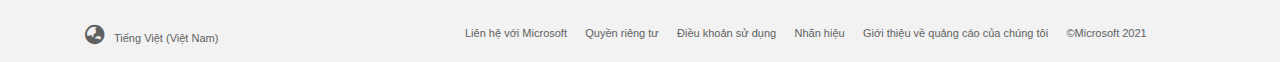
<file: microsoft-365.html>
<!DOCTYPE html>
<html lang="vi">

<head>
    <meta charset="UTF-8">
    <meta http-equiv="X-UA-Compatible" content="IE=edge">
    <meta name="viewport" content="width=device-width, initial-scale=1.0">
    <link rel="stylesheet" href="https://maxcdn.bootstrapcdn.com/bootstrap/4.5.2/css/bootstrap.min.css">
    <script src="https://ajax.googleapis.com/ajax/libs/jquery/3.5.1/jquery.min.js"></script>
    <script src="https://cdnjs.cloudflare.com/ajax/libs/popper.js/1.16.0/umd/popper.min.js"></script>
    <script src="https://maxcdn.bootstrapcdn.com/bootstrap/4.5.2/js/bootstrap.min.js"></script>
    <link rel="stylesheet" href="https://cdnjs.cloudflare.com/ajax/libs/font-awesome/5.15.4/css/all.min.css"
        integrity="sha512-1ycn6IcaQQ40/MKBW2W4Rhis/DbILU74C1vSrLJxCq57o941Ym01SwNsOMqvEBFlcgUa6xLiPY/NS5R+E6ztJQ=="
        crossorigin="anonymous" referrerpolicy="no-referrer" />
    <link rel="shortcut icon" href="images/favicon.ico" type="image/x-icon">
    <link rel="stylesheet" href="style.css">
    <title>Microsoft 365 với các ứng dụng Office | Microsoft 365</title>
</head>

<body>
    <div class="container-fluid">
        <nav class="navbar navbar-expand-lg navbar-light bg-light">
            <a class="navbar-brand" href="index.html">
                <img src="images/logo.png" width="108" height="23" alt="">
            </a>
            <button class="navbar-toggler" type="button" data-toggle="collapse" data-target="#navbarSupportedContent"
                aria-controls="navbarSupportedContent" aria-expanded="false" aria-label="Toggle navigation">
                <span class="navbar-toggler-icon"></span>
            </button>

            <div class="collapse navbar-collapse" id="navbarSupportedContent">
                <ul class="navbar-nav mr-auto">
                    <li class=" c-show-pipe"></li>
                    <li class="nav-item">
                        <a class="nav-link" href="#"
                            style="margin-left: 9px; font-size: 18px; font-weight: 600;">Microsoft 365 <span
                                class="sr-only">(current)</span></a>
                    </li>
                    <li class="nav-item office365">
                        <a class="nav-link" href="#">Sản phẩm <i class="fas fa-angle-down arrowdow"></i><span
                                class="sr-only">(current)</span></a>
                    </li>
                    <li class="nav-item office365">
                        <a class="nav-link" href="#">Tài nguyên <i class="fas fa-angle-down arrowdow"></i><span
                                class="sr-only">(current)</span></a>
                    </li>
                    <li class="nav-item office365">
                        <a class="nav-link" href="#">Mẫu <span class="sr-only">(current)</span></a>
                    </li>
                    <li class="nav-item office365">
                        <a class="nav-link" href="#">Hỗ trợ <i class="fas fa-angle-down arrowdow"></i><span
                                class="sr-only">(current)</span></a>
                    </li>
                    <li class="nav-item office365">
                        <a class="nav-link" href="#"
                            style="border: 1px solid; border-radius: 3px; padding: 4px 8px; margin: 2px 0 0 7px; font-weight: 600;">Mua
                            ngay</i><span class="sr-only">(current)</span></a>
                    </li>
                </ul>
                <form class=" my-2 my-lg-0">
                    <ul class="navbar-nav mr-auto">
                        <li class="nav-item menu__item">
                            <a class="nav-link" href="#">Tất cả Microsoft <i
                                    class="fas fa-angle-down arrowdow"></i><span class="sr-only">(current)</span></a>
                            <div class="menu__child">
                                <div class="menu__child-item">
                                    <span class="menuheading">Phần mềm</span>
                                    <ul class="menu__child-list">
                                        <li><a href="">Ứng dụng cho Windows</a></li>
                                        <li><a href="">Outlook</a></li>
                                        <li><a href="">Microsoft Teams</a></li>
                                    </ul>
                                </div>
                                <div class="menu__child-item">
                                    <span class="menuheading">Máy tính và các thiết bị</span>
                                    <ul class="menu__child-list">
                                        <li><a href="">Mua Xbox</a></li>
                                        <li><a href="">Phụ kiện máy tính</a></li>
                                    </ul>
                                </div>
                                <div class="menu__child-item">
                                    <span class="menuheading">Giải trí</span>
                                    <ul class="menu__child-list">
                                        <li><a href="">Trò chơi trên PC</a></li>
                                        <li><a href="">Trò chơi trên Windows</a></li>
                                    </ul>
                                </div>
                                <div class="menu__child-item">
                                    <span class="menuheading">Kinh doanh</span>
                                    <ul class="menu__child-list">
                                        <li><a href="">Microsoft 365</a></li>
                                        <li><a href="">Windows 365</a></li>
                                        <li><a href="">Microsoft Industry</a></li>
                                        <li><a href="">Microsoft Advertising</a></li>
                                    </ul>
                                </div>
                                <div class="menu__child-item">
                                    <span class="menuheading">Developer & IT</span>
                                    <ul class="menu__child-list">
                                        <li><a href="">.NET</a></li>
                                        <li><a href="">Windows Server</a></li>
                                        <li><a href="">Windows Dev Center</a></li>
                                        <li><a href="">Tài liệu</a></li>
                                        <li><a href="">Power Platform</a></li>
                                    </ul>
                                </div>
                                <div class="menu__child-item">
                                    <span class="menuheading">Khác</span>
                                    <ul class="menu__child-list">
                                        <li><a href="">Bản tải xuống và bảo mật miễn phí</a></li>
                                        <li><a href="">Giáo dục</a></li>
                                        <li><a href="">Licensing</a></li>
                                    </ul>
                                </div>
                            </div>
                        </li>
                        <li class="nav-item">
                            <a class="nav-link" href="#"><i class="fas fa-search fa-flip-horizontal fa-lg"
                                    style="color: #262626; margin-right: 7px;"></i> <span
                                    class="sr-only">(current)</span></a>
                        </li>
                        <li class="nav-item">
                            <a class="nav-usericon" href="#"><i class="fas fa-user-plus "
                                    style="color: #7c7c7c; border: 1px solid; padding: 7px 5px; border-radius: 50%; margin-top: 2px;"></i>
                                <span class="sr-only">(current)</span></a>
                        </li>
                    </ul>
                </form>
            </div>
        </nav>
    </div>

    <div class="container-fluid r1">
        <div class="col-lg-12 col-md-12 col-sm-12 r1">
            <img src="images/RE4DYKe.webp" alt="" width="100%">
            <div class="text-block365 r1 col-12">
                <h1 class="c-heading365">Microsoft 365</h1>
                <p class="c-paragraph">Đám mây năng suất của bạn trong công việc và cuộc sống.</p>
                <div class="c-group">
                    <a href="#" class="c-call-to-action365">Cho tối đa 6 người dùng</a>
                    <a href="#" class="c-call-to-action365">Cho tối đa 6 người dùng</a>
                    <a href="#" class="c-call-to-action365">Cho tối đa 6 người dùng</a>
                    <a href="#" class="c-call-to-action365" style="margin-right: 0;">Cho tối đa 6 người dùng</a>
                </div>
                <p style="padding-top: 10px;"> Bạn đã là khách hàng? <a class="c-call-to-action1" href="#">Đăng nhập</a>
                </p>
            </div>
        </div>
    </div>

    <div class=" r2 text-center">
        <h2 class="c-heading-3">Được thiết kế để giúp bạn đạt được nhiều thành quả hơn cùng các ứng dụng Office đột
            phá, các dịch vụ đám mây thông minh và khả năng bảo mật đẳng cấp thế giới</h2>
    </div>

    <div class="container-fluid r4 text-center">
        <div style="padding: 100px 0;">
            <h2 class="c-heading-3" style="padding-bottom: 55px;">Tìm hiểu thêm về Microsoft 365</h2>
            <div class="row">
                <div class="col-lg-3 col-md-6 col-sm-12 col-12 ">
                    <img class="logo-image-container" src="images/RE4r3A9.webp" alt="" width="">
                    <h3 class="c-headingr4">Gia đình</h3>
                    <a class="c-call-to-action1" href="">
                        <span>Tìm hiểu thêm <i class="fas fa-chevron-right"></i></span>
                    </a>
                </div>
                <div class="col-lg-3 col-md-6 col-sm-12 col-12 ">
                    <img class="logo-image-container" src="images/RE4qVml.webp" alt="" width="">
                    <h3 class="c-headingr4">Doanh nghiệp</h3>
                    <a class="c-call-to-action1" href="">
                        <span>Tìm hiểu thêm <i class="fas fa-chevron-right"></i></span>
                    </a>
                </div>
                <div class="col-lg-3 col-md-6 col-sm-12 col-12 ">
                    <img class="logo-image-container" src="images/RE4qVmr.webp" alt="" width="">
                    <h3 class="c-headingr4">Doanh nghiệp lớn</h3>
                    <a class="c-call-to-action1" href="">
                        <span>Tìm hiểu thêm <i class="fas fa-chevron-right"></i></span>
                    </a>
                </div>
                <div class="col-lg-3 col-md-6 col-sm-12 col-12 ">
                    <img class="logo-image-container" src="images/RE4r3Ax.webp" alt="" width="">
                    <h3 class="c-headingr4">Giáo dục</h3>
                    <a class="c-call-to-action1" href="">
                        <span>Tìm hiểu thêm <i class="fas fa-chevron-right"></i></span>
                    </a>
                </div>
            </div>
        </div>
    </div>

    <div class="container" style="margin-top: 48px;">
        <div class="row social">
            <span>Theo dõi Microsoft 365</span>
            <a style="border: 2px solid transparent;" href=""><img src="images/LinkedIn.png" alt="Facebook" width="20"
                    height="20"></a> &nbsp;&nbsp;&nbsp;
            <a style="border: 2px solid transparent;" href=""><img src="images/Twitter.png" alt="Facebook" width="20"
                    height="20"></a> &nbsp;&nbsp;&nbsp;
            <a style="border: 2px solid transparent;" href=""><img src="images/Blog.png" alt="Facebook" width="20"
                    height="20"></a>
        </div>
    </div>

    <div class="footer">
        <div class="container" style="padding: 0;">
            <div class="row" style="margin-left: 0; margin-right: 0;">
                <div class="col-lg-2 col-md-4 col-sm-4 col-12 footer_col">
                    <div class="c-heading-4">Nội dung mới</div>
                    <a class="footer_row" href="">Microsoft 365</a>
                    <a class="footer_row" href="">Ứng dụng cho Windows 10</a>
                </div>
                <div class="col-lg-2 col-md-4 col-sm-4 col-12 footer_col">
                    <div class="c-heading-4">Microsoft Store</div>
                    <a class="footer_row" href="">Hồ sơ tài khoản</a>
                    <a class="footer_row" href="">Trung tâm Tải xuống</a>
                    <a class="footer_row" href="">Trả lại</a>
                    <a class="footer_row" href="">Theo dõi đơn hàng</a>
                </div>
                <div class="col-lg-2 col-md-4 col-sm-4 col-12 footer_col">
                    <div class="c-heading-4">Giáo dục</div>
                    <a class="footer_row" href="">Microsoft trong giáo dục</a>
                    <a class="footer_row" href="">Office cho học sinh</a>
                    <a class="footer_row" href="">Office 365 cho trường học</a>
                </div>
                <div class="col-lg-2 col-md-4 col-sm-4 col-12 footer_col">
                    <div class="c-heading-4">Doanh nghiệp</div>
                    <a class="footer_row" href="">Microsoft Azure</a>
                    <a class="footer_row" href="">Microsoft Industry</a>
                    <a class="footer_row" href="">Dịch vụ Tài chính</a>
                </div>
                <div class="col-lg-2 col-md-4 col-sm-4 col-12 footer_col">
                    <div class="c-heading-4">Nhà phát triển</div>
                    <a class="footer_row" href="">Microsoft Visual Studio</a>
                    <a class="footer_row" href="">Trung tâm nhà phát triển</a>
                    <a class="footer_row" href="">Kênh 9</a>
                    <a class="footer_row" href="">Trung tâm Phát triển Microsoft 365</a>
                    <a class="footer_row" href="">Chương trình Nhà phát triển Microsoft 365</a>
                </div>
                <div class="col-lg-2 col-md-4 col-sm-4 col-12 footer_col">
                    <div class="c-heading-4">Công ty</div>
                    <a class="footer_row" href="">Sự nghiệp</a>
                    <a class="footer_row" href="">Giới thiệu về Microsoft</a>
                    <a class="footer_row" href="">Tin tức công ty</a>
                    <a class="footer_row" href="">Quyền riêng tư ở Microsoft</a>
                    <a class="footer_row" href="">Nhà đầu tư</a>
                </div>
            </div>
            <div class="row">
                <div class="col-lg-4 col-md-12 col-sm-12 col-12 footer_bottom-col footer_bottom">
                    <i class="fas fa-globe-asia" style="font-size: 20px; margin-right: 10px;"></i>Tiếng Việt (Việt Nam)
                </div>
                <div class="col-lg-8 col-md-12 col-sm-12 col-12 footer_bottom-col footer_bottom">
                    Liên hệ với Microsoft &nbsp;&nbsp;&nbsp;&nbsp; Quyền riêng tư &nbsp;&nbsp;&nbsp;&nbsp; Điều khoản sử
                    dụng &nbsp;&nbsp;&nbsp;&nbsp; Nhãn hiệu &nbsp;&nbsp;&nbsp;&nbsp; Giới thiệu về quảng cáo của chúng
                    tôi &nbsp;&nbsp;&nbsp;&nbsp; ©Microsoft 2021
                </div>
            </div>
        </div>
    </div>

</body>

</html>
</file>
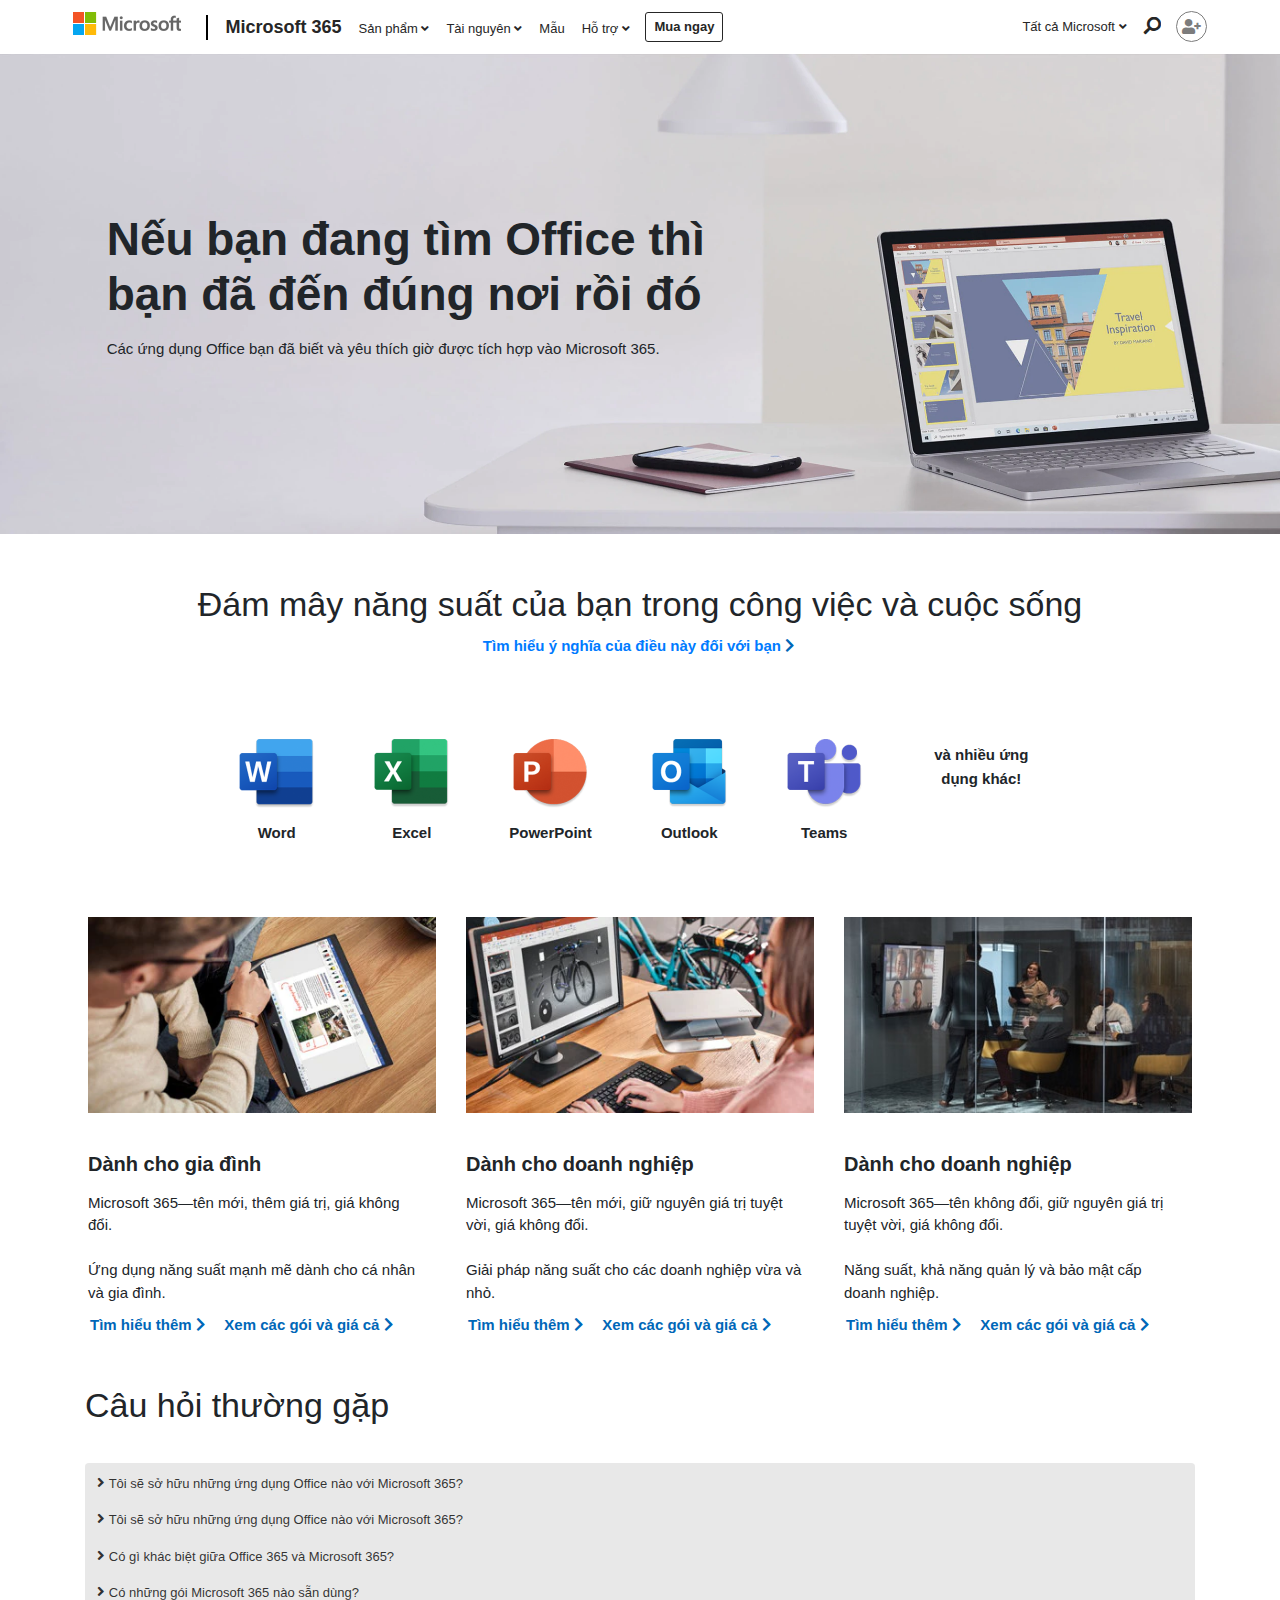
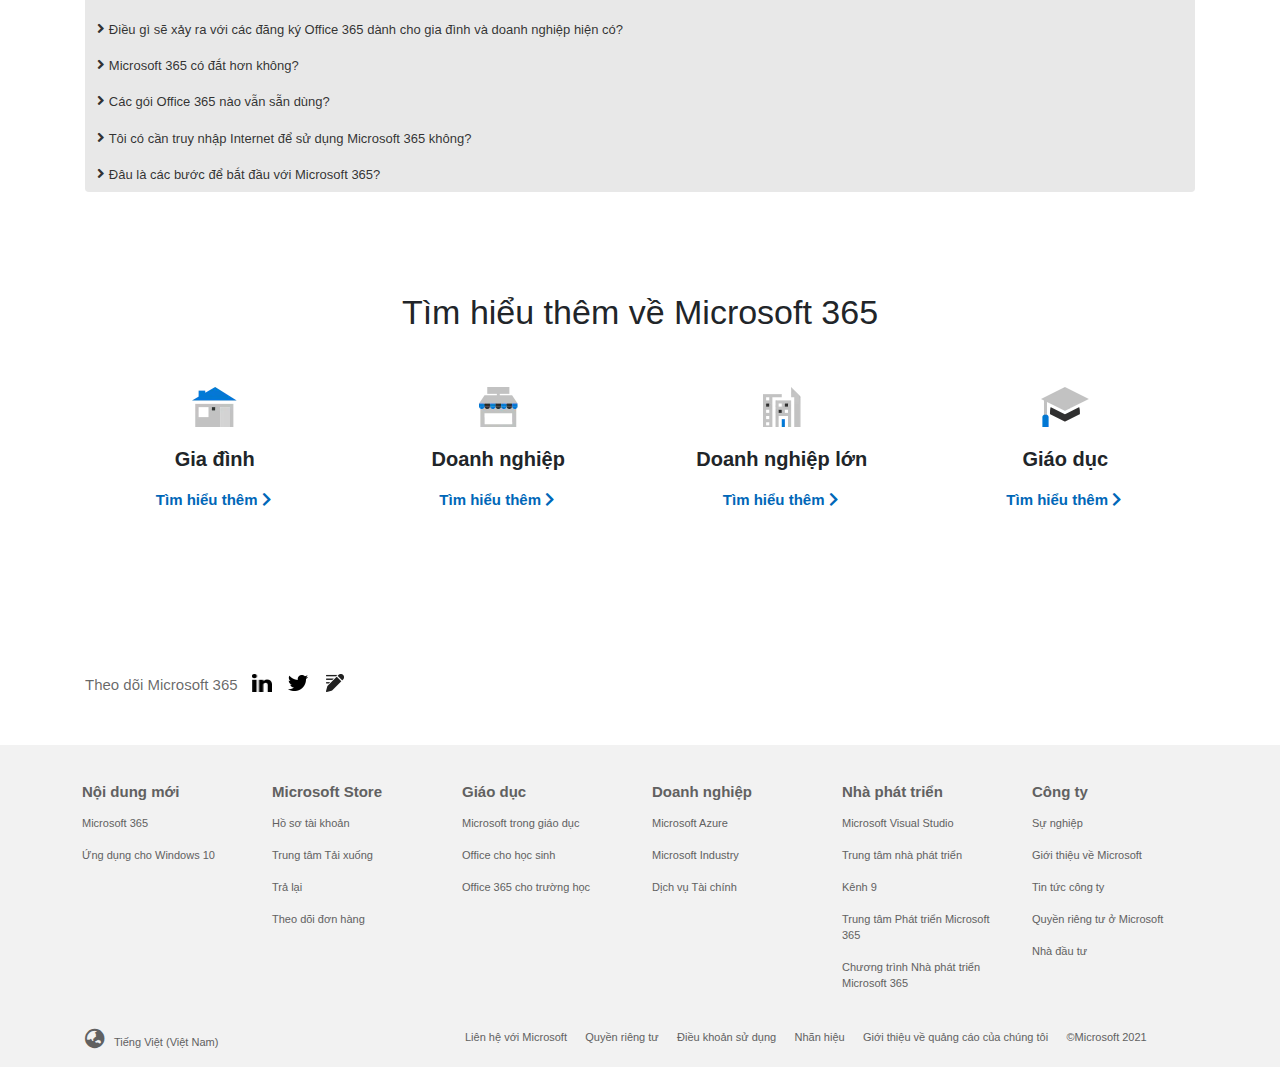
<file: microsoft-office.html>
<!DOCTYPE html>
<html lang="vi">

<head>
    <meta charset="UTF-8">
    <meta http-equiv="X-UA-Compatible" content="IE=edge">
    <meta name="viewport" content="width=device-width, initial-scale=1.0">
    <link rel="stylesheet" href="https://maxcdn.bootstrapcdn.com/bootstrap/4.5.2/css/bootstrap.min.css">
    <script src="https://ajax.googleapis.com/ajax/libs/jquery/3.5.1/jquery.min.js"></script>
    <script src="https://cdnjs.cloudflare.com/ajax/libs/popper.js/1.16.0/umd/popper.min.js"></script>
    <script src="https://maxcdn.bootstrapcdn.com/bootstrap/4.5.2/js/bootstrap.min.js"></script>
    <link rel="stylesheet" href="https://cdnjs.cloudflare.com/ajax/libs/font-awesome/5.15.4/css/all.min.css"
        integrity="sha512-1ycn6IcaQQ40/MKBW2W4Rhis/DbILU74C1vSrLJxCq57o941Ym01SwNsOMqvEBFlcgUa6xLiPY/NS5R+E6ztJQ=="
        crossorigin="anonymous" referrerpolicy="no-referrer" />
    <link rel="shortcut icon" href="images/favicon.ico" type="image/x-icon">
    <link rel="stylesheet" href="style.css">
    <title>Microsoft Office là một phần của Microsoft 365</title>
    <style>
        .c-group {
            display: flex;
            justify-content: center;
            flex-wrap: wrap;
        }

        .c-group li {
            margin: 0 27px 21px;
        }

        .ow-link-offset {
            padding: 3px;
        }

        .ow-picture {
            max-width: 75px;
            max-height: 75px;
            display: block;
            margin: 0 auto;
        }

        .ow-title-container {
            width: 125px;
            text-align: center;
        }

        .ow-title-container span,
        .ow-title-container {
            font-weight: 600;
            font-size: 15px;
            padding-top: 12px;
            width: 100%;
            padding-right: 0;
        }

        .card {
            border: none !important;
            font-size: 13px !important;
            background-color: #f0f0f0;
        }

        .card-header {
            padding: 0 !important;
        }

        .btn-link {
            text-decoration: none;
            font-size: 13px;
            color: rgba(0, 0, 0, .8);
        }
    </style>
</head>

<body>
    <div class="container-fluid">
        <nav class="navbar navbar-expand-lg navbar-light bg-light">
            <a class="navbar-brand" href="index.html">
                <img src="images/logo.png" width="108" height="23" alt="">
            </a>
            <button class="navbar-toggler" type="button" data-toggle="collapse" data-target="#navbarSupportedContent"
                aria-controls="navbarSupportedContent" aria-expanded="false" aria-label="Toggle navigation">
                <span class="navbar-toggler-icon"></span>
            </button>

            <div class="collapse navbar-collapse" id="navbarSupportedContent">
                <ul class="navbar-nav mr-auto">
                    <li class=" c-show-pipe"></li>
                    <li class="nav-item">
                        <a class="nav-link" href="#"
                            style="margin-left: 9px; font-size: 18px; font-weight: 600;">Microsoft 365 <span
                                class="sr-only">(current)</span></a>
                    </li>
                    <li class="nav-item office365">
                        <a class="nav-link" href="#">Sản phẩm <i class="fas fa-angle-down arrowdow"></i><span
                                class="sr-only">(current)</span></a>
                    </li>
                    <li class="nav-item office365">
                        <a class="nav-link" href="#">Tài nguyên <i class="fas fa-angle-down arrowdow"></i><span
                                class="sr-only">(current)</span></a>
                    </li>
                    <li class="nav-item office365">
                        <a class="nav-link" href="#">Mẫu <span class="sr-only">(current)</span></a>
                    </li>
                    <li class="nav-item office365">
                        <a class="nav-link" href="#">Hỗ trợ <i class="fas fa-angle-down arrowdow"></i><span
                                class="sr-only">(current)</span></a>
                    </li>
                    <li class="nav-item office365">
                        <a class="nav-link" href="#"
                            style="border: 1px solid; border-radius: 3px; padding: 4px 8px; margin: 2px 0 0 7px; font-weight: 600;">Mua
                            ngay</i><span class="sr-only">(current)</span></a>
                    </li>
                </ul>
                <form class=" my-2 my-lg-0">
                    <ul class="navbar-nav mr-auto">
                        <li class="nav-item menu__item">
                            <a class="nav-link" href="#">Tất cả Microsoft <i
                                    class="fas fa-angle-down arrowdow"></i><span class="sr-only">(current)</span></a>
                            <div class="menu__child">
                                <div class="menu__child-item">
                                    <span class="menuheading">Phần mềm</span>
                                    <ul class="menu__child-list">
                                        <li><a href="">Ứng dụng cho Windows</a></li>
                                        <li><a href="">Outlook</a></li>
                                        <li><a href="">Microsoft Teams</a></li>
                                    </ul>
                                </div>
                                <div class="menu__child-item">
                                    <span class="menuheading">Máy tính và các thiết bị</span>
                                    <ul class="menu__child-list">
                                        <li><a href="">Mua Xbox</a></li>
                                        <li><a href="">Phụ kiện máy tính</a></li>
                                    </ul>
                                </div>
                                <div class="menu__child-item">
                                    <span class="menuheading">Giải trí</span>
                                    <ul class="menu__child-list">
                                        <li><a href="">Trò chơi trên PC</a></li>
                                        <li><a href="">Trò chơi trên Windows</a></li>
                                    </ul>
                                </div>
                                <div class="menu__child-item">
                                    <span class="menuheading">Kinh doanh</span>
                                    <ul class="menu__child-list">
                                        <li><a href="">Microsoft 365</a></li>
                                        <li><a href="">Windows 365</a></li>
                                        <li><a href="">Microsoft Industry</a></li>
                                        <li><a href="">Microsoft Advertising</a></li>
                                    </ul>
                                </div>
                                <div class="menu__child-item">
                                    <span class="menuheading">Developer & IT</span>
                                    <ul class="menu__child-list">
                                        <li><a href="">.NET</a></li>
                                        <li><a href="">Windows Server</a></li>
                                        <li><a href="">Windows Dev Center</a></li>
                                        <li><a href="">Tài liệu</a></li>
                                        <li><a href="">Power Platform</a></li>
                                    </ul>
                                </div>
                                <div class="menu__child-item">
                                    <span class="menuheading">Khác</span>
                                    <ul class="menu__child-list">
                                        <li><a href="">Bản tải xuống và bảo mật miễn phí</a></li>
                                        <li><a href="">Giáo dục</a></li>
                                        <li><a href="">Licensing</a></li>
                                    </ul>
                                </div>
                            </div>
                        </li>
                        <li class="nav-item">
                            <a class="nav-link" href="#"><i class="fas fa-search fa-flip-horizontal fa-lg"
                                    style="color: #262626; margin-right: 7px;"></i> <span
                                    class="sr-only">(current)</span></a>
                        </li>
                        <li class="nav-item">
                            <a class="nav-usericon" href="#"><i class="fas fa-user-plus "
                                    style="color: #7c7c7c; border: 1px solid; padding: 7px 5px; border-radius: 50%; margin-top: 2px;"></i>
                                <span class="sr-only">(current)</span></a>
                        </li>
                    </ul>
                </form>
            </div>
        </nav>
    </div>

    <div class="container-fluid r1">
        <div class="col-lg-12 col-md-12 col-sm-12 r1">
            <img src="images/RE4r4UE.webp" alt="" width="100%">
            <div class="text-block col-7" style="padding: 0 0 0 calc(100%/12);">
                <h1 class="c-heading365">Nếu bạn đang tìm Office thì bạn đã đến đúng nơi rồi đó</h1>
                <p class="c-paragraph">Các ứng dụng Office bạn đã biết và yêu thích giờ được tích hợp vào Microsoft 365.
                </p>
            </div>
            <div class="col-5"></div>

        </div>
    </div>

    <div class="r2 text-center">
        <h2 class="c-heading-3" style="max-width: 100%;">Đám mây năng suất của bạn trong công việc và cuộc sống</h2>
        <div class="c-call-to-action1"><a href="#">Tìm hiểu ý nghĩa của điều này đối với bạn</a> <i
                class="fas fa-chevron-right"></i></div>
    </div>

    <div class="container">
        <ul class="c-group">
            <li>
                <div class="ow-link-offset">
                    <img class="ow-picture" src="images/RE4qAnG.png" alt="">
                    <div class="ow-title-container">
                        <span class="c-heading ">Word</span>
                    </div>
                </div>
            </li>
            <li>
                <div class="ow-link-offset">
                    <img class="ow-picture" src="images/RE4qv5D.png" alt="">
                    <div class="ow-title-container">
                        <span class="c-heading ">Excel</span>
                    </div>
                </div>
            </li>
            <li>
                <div class="ow-link-offset">
                    <img class="ow-picture" src="images/RE4qAnJ.png" alt="">
                    <div class="ow-title-container">
                        <span class="c-heading ">PowerPoint</span>
                    </div>
                </div>
            </li>
            <li>
                <div class="ow-link-offset">
                    <img class="ow-picture" src="images/RE4qAnQ.png" alt="">
                    <div class="ow-title-container">
                        <span class="c-heading ">Outlook</span>
                    </div>
                </div>
            </li>
            <li>
                <div class="ow-link-offset">
                    <img class="ow-picture" src="images/RE4qxNL.png" alt="">
                    <div class="ow-title-container">
                        <span class="c-heading ">Teams</span>
                    </div>
                </div>
            </li>
            <li>
                <div class="ow-title-container" style="width: 125px;">
                    <span class="c-heading">và nhiều ứng dụng khác!</span>
                </div>
            </li>
        </ul>
    </div>

    <div class="container-fluid">
        <div style="margin-top: 48px;">
            <div class="row">
                <div class="col-lg-4 col-md-4 col-sm-4 col-12 ">
                    <img src="images/RE4qZpg.webp" alt="" width="100%">
                    <h3 class="c-heading">Dành cho gia đình</h3>
                    <div class="c-paragraph">
                        <p>Microsoft 365—tên mới, thêm giá trị, giá không đổi.</p>
                        <p>&nbsp;</p>
                        <p>Ứng dụng năng suất mạnh mẽ dành cho cá nhân và gia đình.</p>
                    </div>
                    <a class="c-call-to-action1" href="">
                        <span>Tìm hiểu thêm <i class="fas fa-chevron-right"></i></span>
                    </a> &nbsp;
                    <a class="c-call-to-action1" href="">
                        <span>Xem các gói và giá cả <i class="fas fa-chevron-right"></i></span>
                    </a>
                </div>
                <div class="col-lg-4 col-md-4 col-sm-4 col-12 ">
                    <img src="images/RE4r1Ep.webp" alt="" width="100%">
                    <h3 class="c-heading">Dành cho doanh nghiệp</h3>
                    <div class="c-paragraph">
                        <p>Microsoft 365—tên mới, giữ nguyên giá trị tuyệt vời, giá không đổi.</p>
                        <p>&nbsp;</p>
                        <p>Giải pháp năng suất cho các doanh nghiệp vừa và nhỏ.</p>
                    </div>
                    <a class="c-call-to-action1" href="">
                        <span>Tìm hiểu thêm <i class="fas fa-chevron-right"></i></span>
                    </a> &nbsp;
                    <a class="c-call-to-action1" href="">
                        <span>Xem các gói và giá cả <i class="fas fa-chevron-right"></i></span>
                    </a>
                </div>
                <div class="col-lg-4 col-md-4 col-sm-4 col-12 ">
                    <img src="images/RE4r4UB.jfif" alt="" width="100%">
                    <h3 class="c-heading">Dành cho doanh nghiệp</h3>
                    <div class="c-paragraph">
                        <p>Microsoft 365—tên không đổi, giữ nguyên giá trị tuyệt vời, giá không đổi.</p>
                        <p>&nbsp;</p>
                        <p>Năng suất, khả năng quản lý và bảo mật cấp doanh nghiệp.</p>
                    </div>
                    <a class="c-call-to-action1" href="">
                        <span>Tìm hiểu thêm <i class="fas fa-chevron-right"></i></span>
                    </a> &nbsp;
                    <a class="c-call-to-action1" href="">
                        <span>Xem các gói và giá cả <i class="fas fa-chevron-right"></i></span>
                    </a>
                </div>
            </div>
        </div>
    </div>

    <div class="container">
        <h2 class="c-heading-3" style="max-width: 100%; padding: 38px 0;">Câu hỏi thường gặp</h2>
        <div>
            <div class="accordion" id="accordionExample">
                <div class="card">
                    <div class="card-header" id="headingNine">
                        <h2 class="mb-0">
                            <button class="btn btn-link collapsed" type="button" data-toggle="collapse"
                                data-target="#collapseNine" aria-expanded="false" aria-controls="collapseNine">
                                <i class="fas fa-angle-right"></i> Tôi sẽ sở hữu những ứng dụng Office nào với Microsoft
                                365?
                            </button>
                        </h2>
                    </div>

                    <div id="collapseNine" class="collapse" aria-labelledby="headingNine"
                        data-parent="#accordionExample">
                        <div class="card-body">
                            <p>Sở hữu các ứng dụng Office như Word, Excel, PowerPoint, Outlook, OneNote, OneDrive và
                                nhiều ứng dụng khác.</p>
                            <p>&nbsp;</p>
                            <p>Tìm hiểu thêm về các gói Microsoft 365:</p>
                            <ul class="c-list">
                                <li><a class="c-hyperlink" href="#">Dành cho gia đình</a></li>
                                <li><a class="c-hyperlink" href="#">Dành cho doanh nghiệp</a></li>
                                <li><a class="c-hyperlink" href="#">Dành cho doanh nghiệp lớn</a></li>
                            </ul>
                        </div>
                    </div>
                </div>
                <div class="card">
                    <div class="card-header" id="headingOne">
                        <h2 class="mb-0">
                            <button class="btn btn-link collapsed" type="button" data-toggle="collapse"
                                data-target="#collapseOne" aria-expanded="false" aria-controls="collapseOne">
                                <i class="fas fa-angle-right"></i> Tôi sẽ sở hữu những ứng dụng Office nào với Microsoft
                                365?
                            </button>
                        </h2>
                    </div>

                    <div id="collapseOne" class="collapse" aria-labelledby="headingOne" data-parent="#accordionExample">
                        <div class="card-body">
                            <p>Sở hữu các ứng dụng Office như Word, Excel, PowerPoint, Outlook, OneNote, OneDrive và
                                nhiều ứng dụng khác.</p>
                            <p>&nbsp;</p>
                            <p>Tìm hiểu thêm về các gói Microsoft 365:</p>
                            <ul class="c-list">
                                <li><a class="c-hyperlink" href="#">Dành cho gia đình</a></li>
                                <li><a class="c-hyperlink" href="#">Dành cho doanh nghiệp</a></li>
                                <li><a class="c-hyperlink" href="#">Dành cho doanh nghiệp lớn</a></li>
                            </ul>
                        </div>
                    </div>
                </div>
                <div class="card">
                    <div class="card-header" id="headingTwo">
                        <h2 class="mb-0">
                            <button class="btn btn-link collapsed" type="button" data-toggle="collapse"
                                data-target="#collapseTwo" aria-expanded="false" aria-controls="collapseTwo">
                                <i class="fas fa-angle-right"></i> Có gì khác biệt giữa Office 365 và Microsoft 365?
                            </button>
                        </h2>
                    </div>
                    <div id="collapseTwo" class="collapse" aria-labelledby="headingTwo" data-parent="#accordionExample">
                        <div class="card-body">

                        </div>
                    </div>
                </div>
                <div class="card">
                    <div class="card-header" id="headingThree">
                        <h2 class="mb-0">
                            <button class="btn btn-link collapsed" type="button" data-toggle="collapse"
                                data-target="#collapseThree" aria-expanded="false" aria-controls="collapseThree">
                                <i class="fas fa-angle-right"></i> Có những gói Microsoft 365 nào sẵn dùng?
                            </button>
                        </h2>
                    </div>
                    <div id="collapseThree" class="collapse" aria-labelledby="headingThree"
                        data-parent="#accordionExample">
                        <div class="card-body">

                        </div>
                    </div>
                </div>
                <div class="card">
                    <div class="card-header" id="headingFour">
                        <h2 class="mb-0">
                            <button class="btn btn-link collapsed" type="button" data-toggle="collapse"
                                data-target="#collapseFour" aria-expanded="false" aria-controls="collapseFour">
                                <i class="fas fa-angle-right"></i> Điều gì sẽ xảy ra với các đăng ký Office 365 dành cho
                                gia đình và doanh nghiệp hiện có?
                            </button>
                        </h2>
                    </div>
                    <div id="collapseFour" class="collapse" aria-labelledby="headingFour"
                        data-parent="#accordionExample">
                        <div class="card-body">

                        </div>
                    </div>
                </div>
                <div class="card">
                    <div class="card-header" id="headingFive">
                        <h2 class="mb-0">
                            <button class="btn btn-link collapsed" type="button" data-toggle="collapse"
                                data-target="#collapseFive" aria-expanded="false" aria-controls="collapseFive">
                                <i class="fas fa-angle-right"></i> Microsoft 365 có đắt hơn không?
                            </button>
                        </h2>
                    </div>
                    <div id="collapseFive" class="collapse" aria-labelledby="headingFive"
                        data-parent="#accordionExample">
                        <div class="card-body">

                        </div>
                    </div>
                </div>
                <div class="card">
                    <div class="card-header" id="headingSix">
                        <h2 class="mb-0">
                            <button class="btn btn-link collapsed" type="button" data-toggle="collapse"
                                data-target="#collapseSix" aria-expanded="false" aria-controls="collapseSix">
                                <i class="fas fa-angle-right"></i> Các gói Office 365 nào vẫn sẵn dùng?
                            </button>
                        </h2>
                    </div>
                    <div id="collapseSix" class="collapse" aria-labelledby="headingSix" data-parent="#accordionExample">
                        <div class="card-body">

                        </div>
                    </div>
                </div>
                <div class="card">
                    <div class="card-header" id="headingSeven">
                        <h2 class="mb-0">
                            <button class="btn btn-link collapsed" type="button" data-toggle="collapse"
                                data-target="#collapseSeven" aria-expanded="false" aria-controls="collapseSeven">
                                <i class="fas fa-angle-right"></i> Tôi có cần truy nhập Internet để sử dụng Microsoft
                                365 không?
                            </button>
                        </h2>
                    </div>
                    <div id="collapseSeven" class="collapse" aria-labelledby="headingSeven"
                        data-parent="#accordionExample">
                        <div class="card-body">

                        </div>
                    </div>
                </div>
                <div class="card">
                    <div class="card-header" id="headingEight">
                        <h2 class="mb-0">
                            <button class="btn btn-link collapsed" type="button" data-toggle="collapse"
                                data-target="#collapseEight" aria-expanded="false" aria-controls="collapseEight">
                                <i class="fas fa-angle-right"></i> Đâu là các bước để bắt đầu với Microsoft 365?
                            </button>
                        </h2>
                    </div>
                    <div id="collapseEight" class="collapse" aria-labelledby="headingEight"
                        data-parent="#accordionExample">
                        <div class="card-body">

                        </div>
                    </div>
                </div>
            </div>
        </div>
    </div>

    <div class="container-fluid text-center">
        <div style="padding: 100px 0;">
            <h2 class="c-heading-3" style="padding-bottom: 55px;">Tìm hiểu thêm về Microsoft 365</h2>
            <div class="row">
                <div class="col-lg-3 col-md-6 col-sm-12 col-12 ">
                    <img class="logo-image-container" src="images/RE4r3A9.webp" alt="" width="">
                    <h3 class="c-headingr4">Gia đình</h3>
                    <a class="c-call-to-action1" href="">
                        <span>Tìm hiểu thêm <i class="fas fa-chevron-right"></i></span>
                    </a>
                </div>
                <div class="col-lg-3 col-md-6 col-sm-12 col-12 ">
                    <img class="logo-image-container" src="images/RE4qVml.webp" alt="" width="">
                    <h3 class="c-headingr4">Doanh nghiệp</h3>
                    <a class="c-call-to-action1" href="">
                        <span>Tìm hiểu thêm <i class="fas fa-chevron-right"></i></span>
                    </a>
                </div>
                <div class="col-lg-3 col-md-6 col-sm-12 col-12 ">
                    <img class="logo-image-container" src="images/RE4qVmr.webp" alt="" width="">
                    <h3 class="c-headingr4">Doanh nghiệp lớn</h3>
                    <a class="c-call-to-action1" href="">
                        <span>Tìm hiểu thêm <i class="fas fa-chevron-right"></i></span>
                    </a>
                </div>
                <div class="col-lg-3 col-md-6 col-sm-12 col-12 ">
                    <img class="logo-image-container" src="images/RE4r3Ax.webp" alt="" width="">
                    <h3 class="c-headingr4">Giáo dục</h3>
                    <a class="c-call-to-action1" href="">
                        <span>Tìm hiểu thêm <i class="fas fa-chevron-right"></i></span>
                    </a>
                </div>
            </div>
        </div>
    </div>

    <div class="container" style="margin-top: 48px;">
        <div class="row social">
            <span>Theo dõi Microsoft 365</span>
            <a style="border: 2px solid transparent;" href=""><img src="images/LinkedIn.png" alt="Facebook" width="20"
                    height="20"></a> &nbsp;&nbsp;&nbsp;
            <a style="border: 2px solid transparent;" href=""><img src="images/Twitter.png" alt="Facebook" width="20"
                    height="20"></a> &nbsp;&nbsp;&nbsp;
            <a style="border: 2px solid transparent;" href=""><img src="images/Blog.png" alt="Facebook" width="20"
                    height="20"></a>
        </div>
    </div>

    <div class="footer">
        <div class="container" style="padding: 0;">
            <div class="row" style="margin-left: 0; margin-right: 0;">
                <div class="col-lg-2 col-md-4 col-sm-4 col-12 footer_col">
                    <div class="c-heading-4">Nội dung mới</div>
                    <a class="footer_row" href="">Microsoft 365</a>
                    <a class="footer_row" href="">Ứng dụng cho Windows 10</a>
                </div>
                <div class="col-lg-2 col-md-4 col-sm-4 col-12 footer_col">
                    <div class="c-heading-4">Microsoft Store</div>
                    <a class="footer_row" href="">Hồ sơ tài khoản</a>
                    <a class="footer_row" href="">Trung tâm Tải xuống</a>
                    <a class="footer_row" href="">Trả lại</a>
                    <a class="footer_row" href="">Theo dõi đơn hàng</a>
                </div>
                <div class="col-lg-2 col-md-4 col-sm-4 col-12 footer_col">
                    <div class="c-heading-4">Giáo dục</div>
                    <a class="footer_row" href="">Microsoft trong giáo dục</a>
                    <a class="footer_row" href="">Office cho học sinh</a>
                    <a class="footer_row" href="">Office 365 cho trường học</a>
                </div>
                <div class="col-lg-2 col-md-4 col-sm-4 col-12 footer_col">
                    <div class="c-heading-4">Doanh nghiệp</div>
                    <a class="footer_row" href="">Microsoft Azure</a>
                    <a class="footer_row" href="">Microsoft Industry</a>
                    <a class="footer_row" href="">Dịch vụ Tài chính</a>
                </div>
                <div class="col-lg-2 col-md-4 col-sm-4 col-12 footer_col">
                    <div class="c-heading-4">Nhà phát triển</div>
                    <a class="footer_row" href="">Microsoft Visual Studio</a>
                    <a class="footer_row" href="">Trung tâm nhà phát triển</a>
                    <a class="footer_row" href="">Kênh 9</a>
                    <a class="footer_row" href="">Trung tâm Phát triển Microsoft 365</a>
                    <a class="footer_row" href="">Chương trình Nhà phát triển Microsoft 365</a>
                </div>
                <div class="col-lg-2 col-md-4 col-sm-4 col-12 footer_col">
                    <div class="c-heading-4">Công ty</div>
                    <a class="footer_row" href="">Sự nghiệp</a>
                    <a class="footer_row" href="">Giới thiệu về Microsoft</a>
                    <a class="footer_row" href="">Tin tức công ty</a>
                    <a class="footer_row" href="">Quyền riêng tư ở Microsoft</a>
                    <a class="footer_row" href="">Nhà đầu tư</a>
                </div>
            </div>
            <div class="row">
                <div class="col-lg-4 col-md-12 col-sm-12 col-12 footer_bottom-col footer_bottom">
                    <i class="fas fa-globe-asia" style="font-size: 20px; margin-right: 10px;"></i>Tiếng Việt (Việt Nam)
                </div>
                <div class="col-lg-8 col-md-12 col-sm-12 col-12 footer_bottom-col footer_bottom">
                    Liên hệ với Microsoft &nbsp;&nbsp;&nbsp;&nbsp; Quyền riêng tư &nbsp;&nbsp;&nbsp;&nbsp; Điều khoản sử
                    dụng &nbsp;&nbsp;&nbsp;&nbsp; Nhãn hiệu &nbsp;&nbsp;&nbsp;&nbsp; Giới thiệu về quảng cáo của chúng
                    tôi &nbsp;&nbsp;&nbsp;&nbsp; ©Microsoft 2021
                </div>
            </div>
        </div>
    </div>

</body>

</html>
</file>
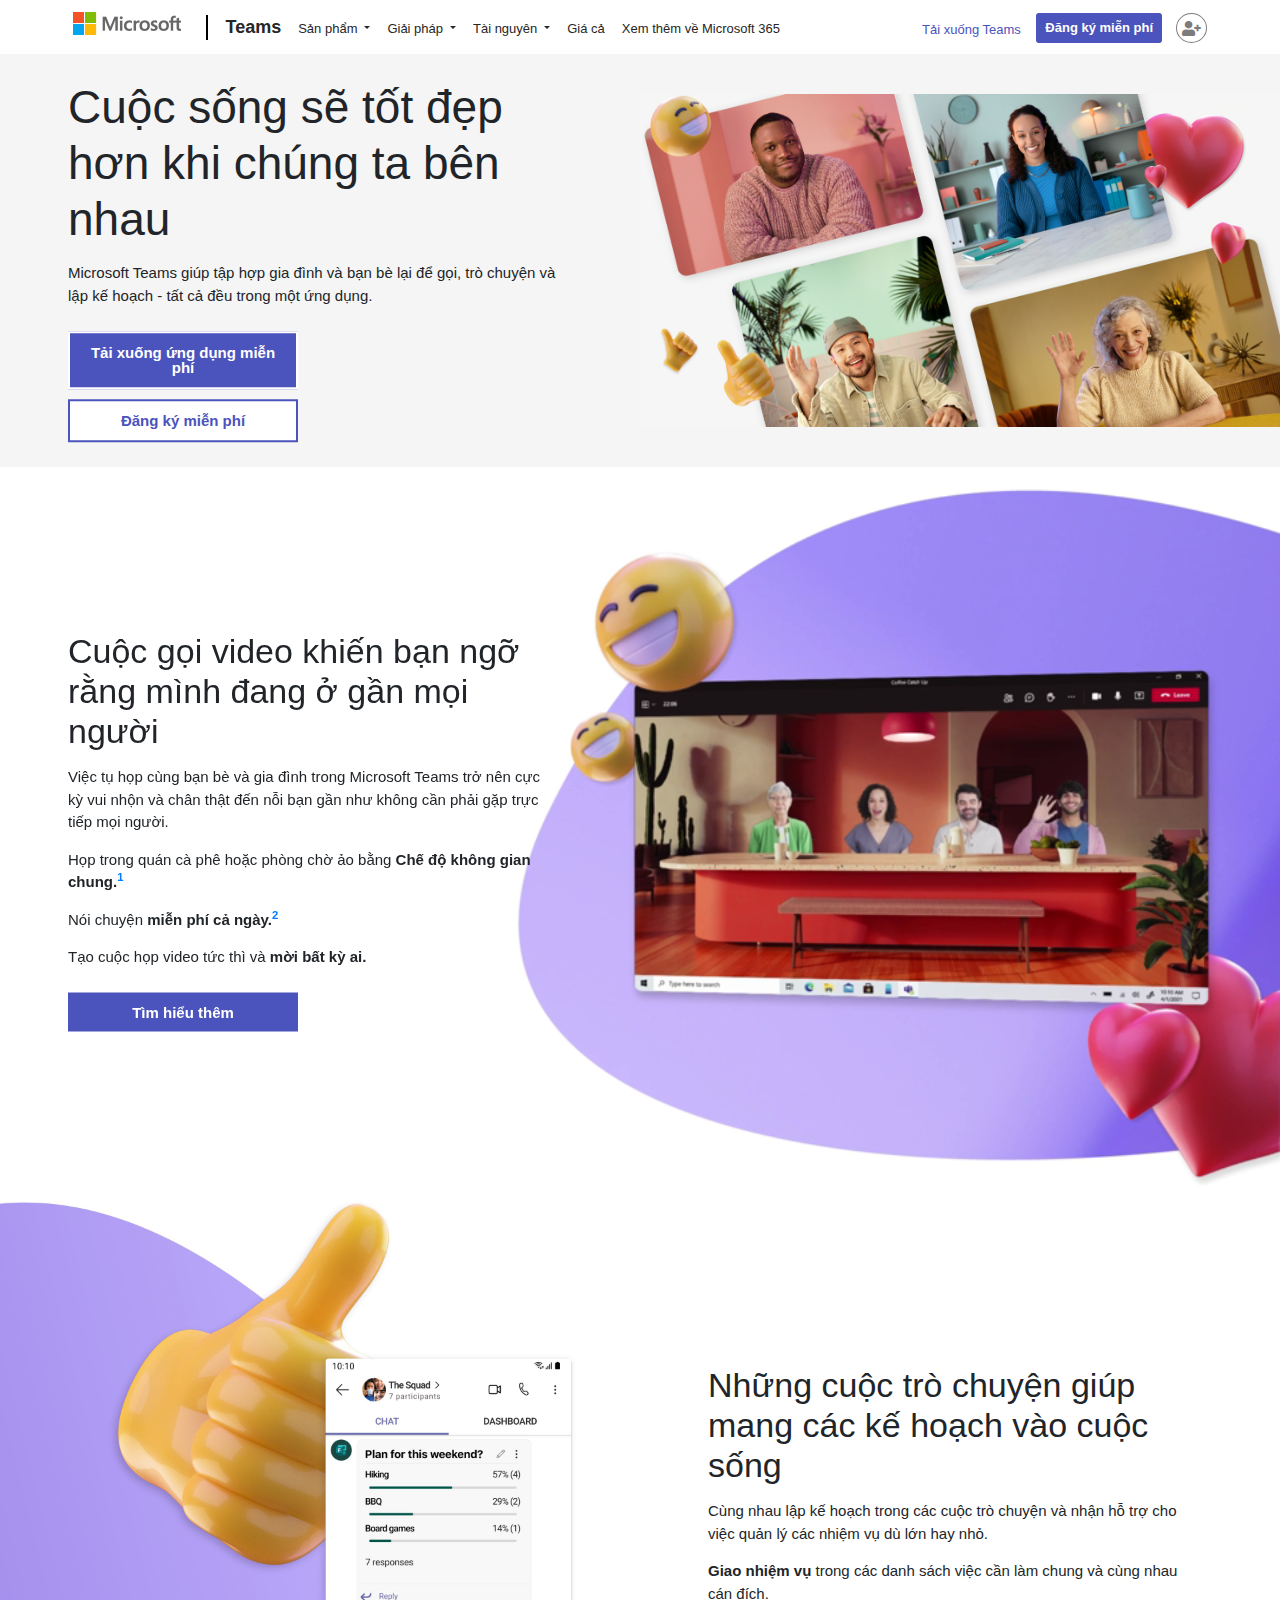
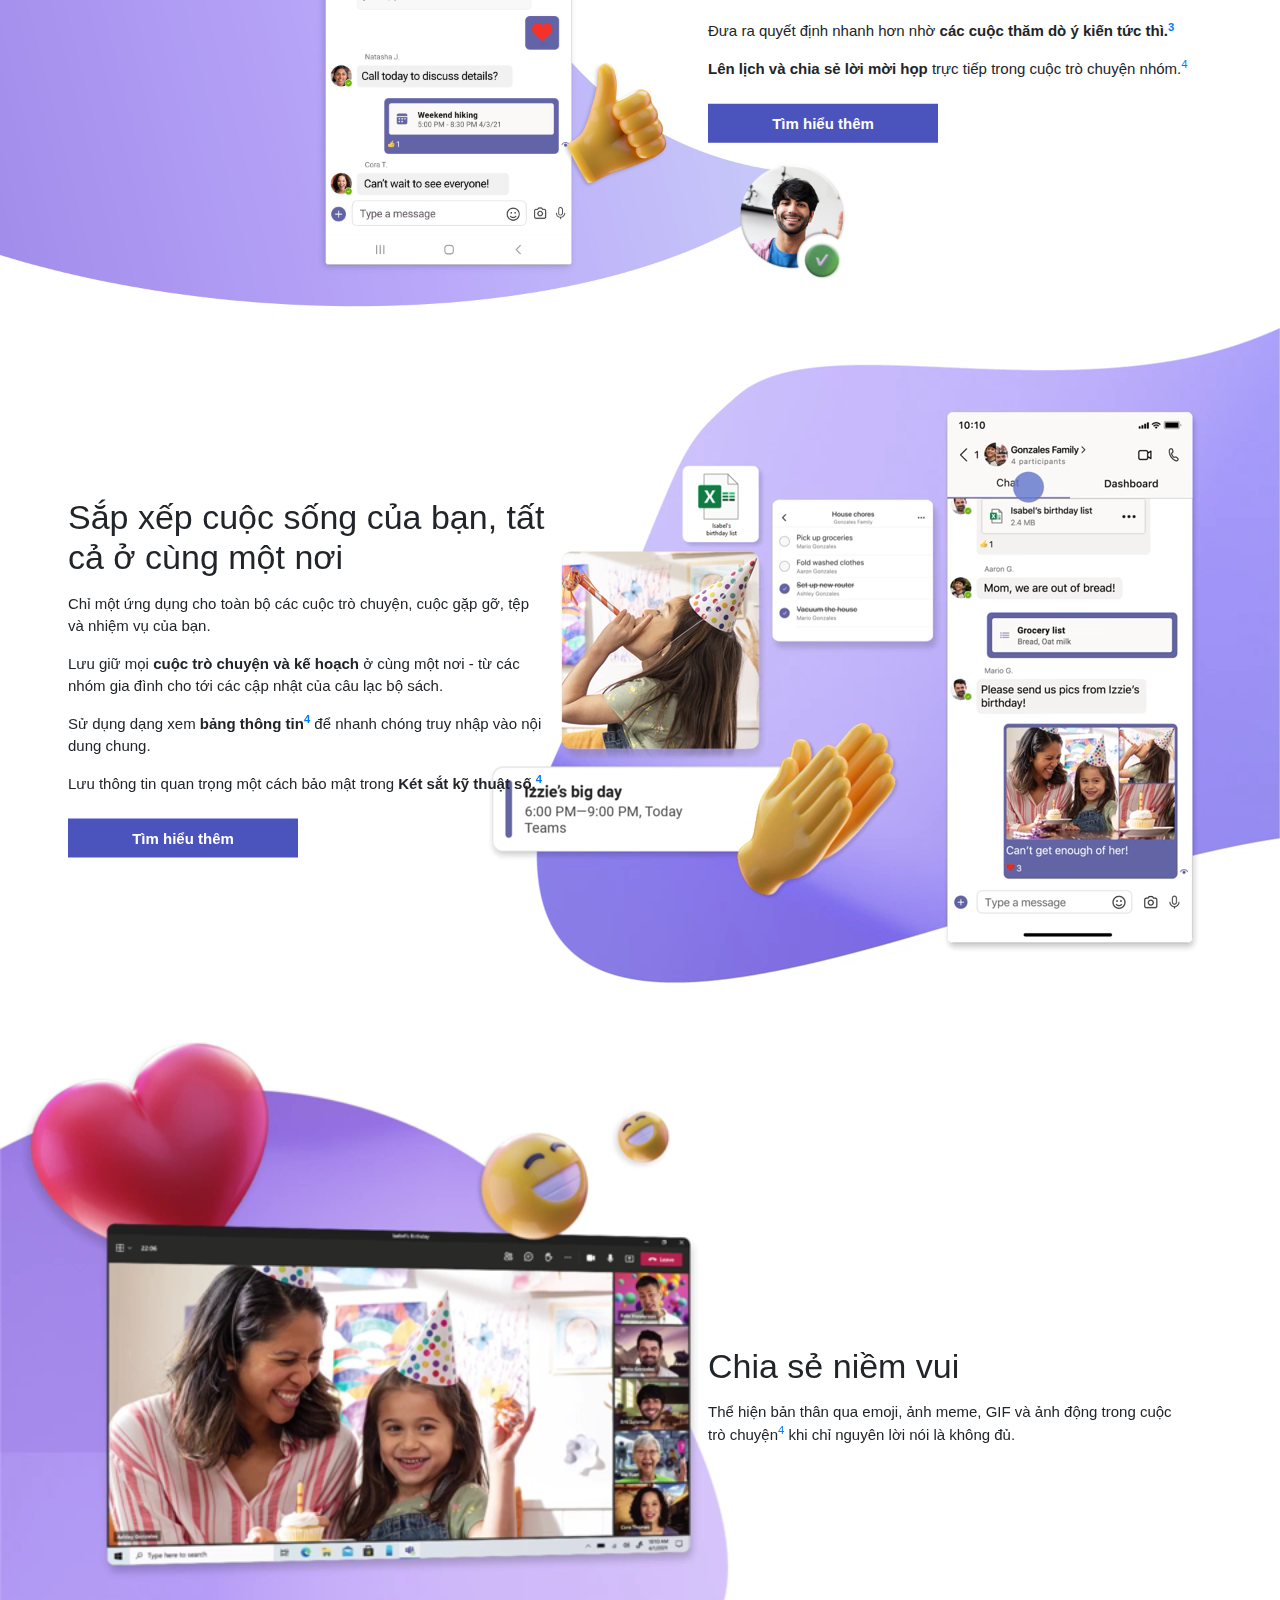
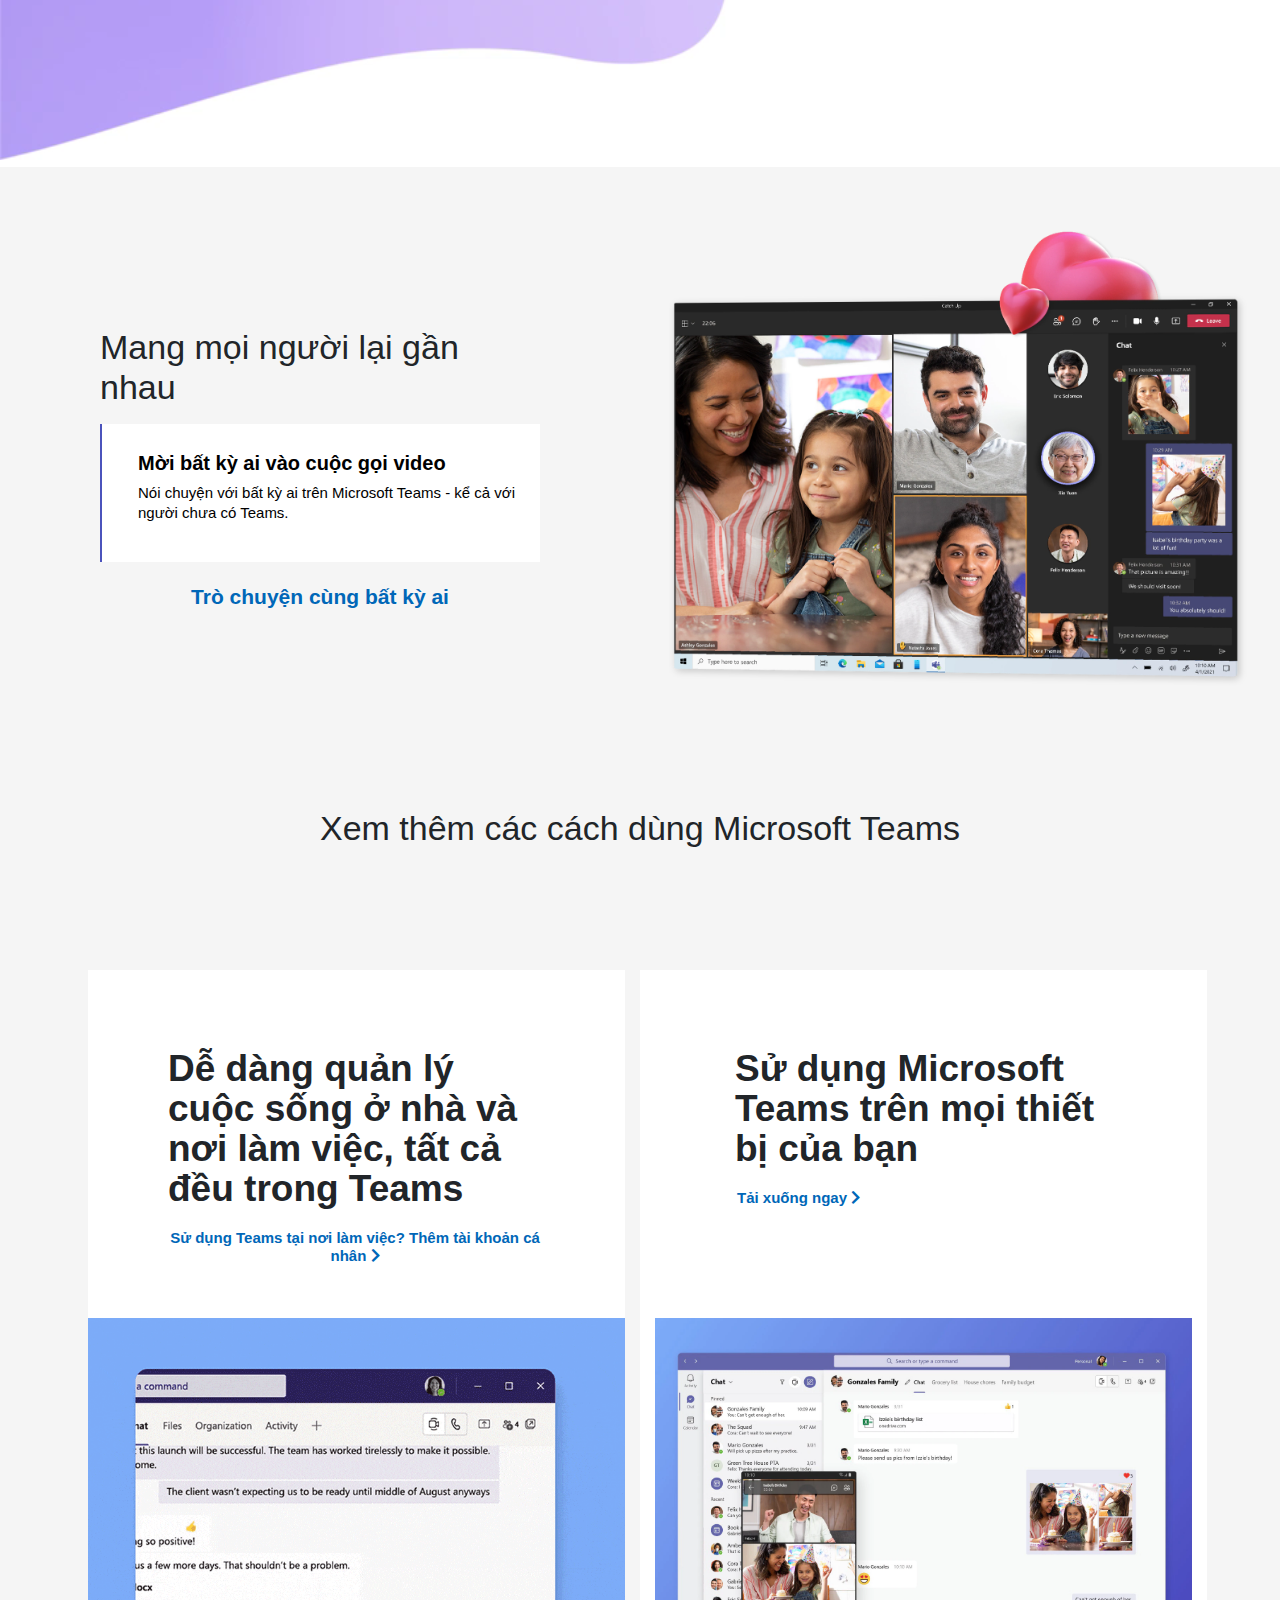
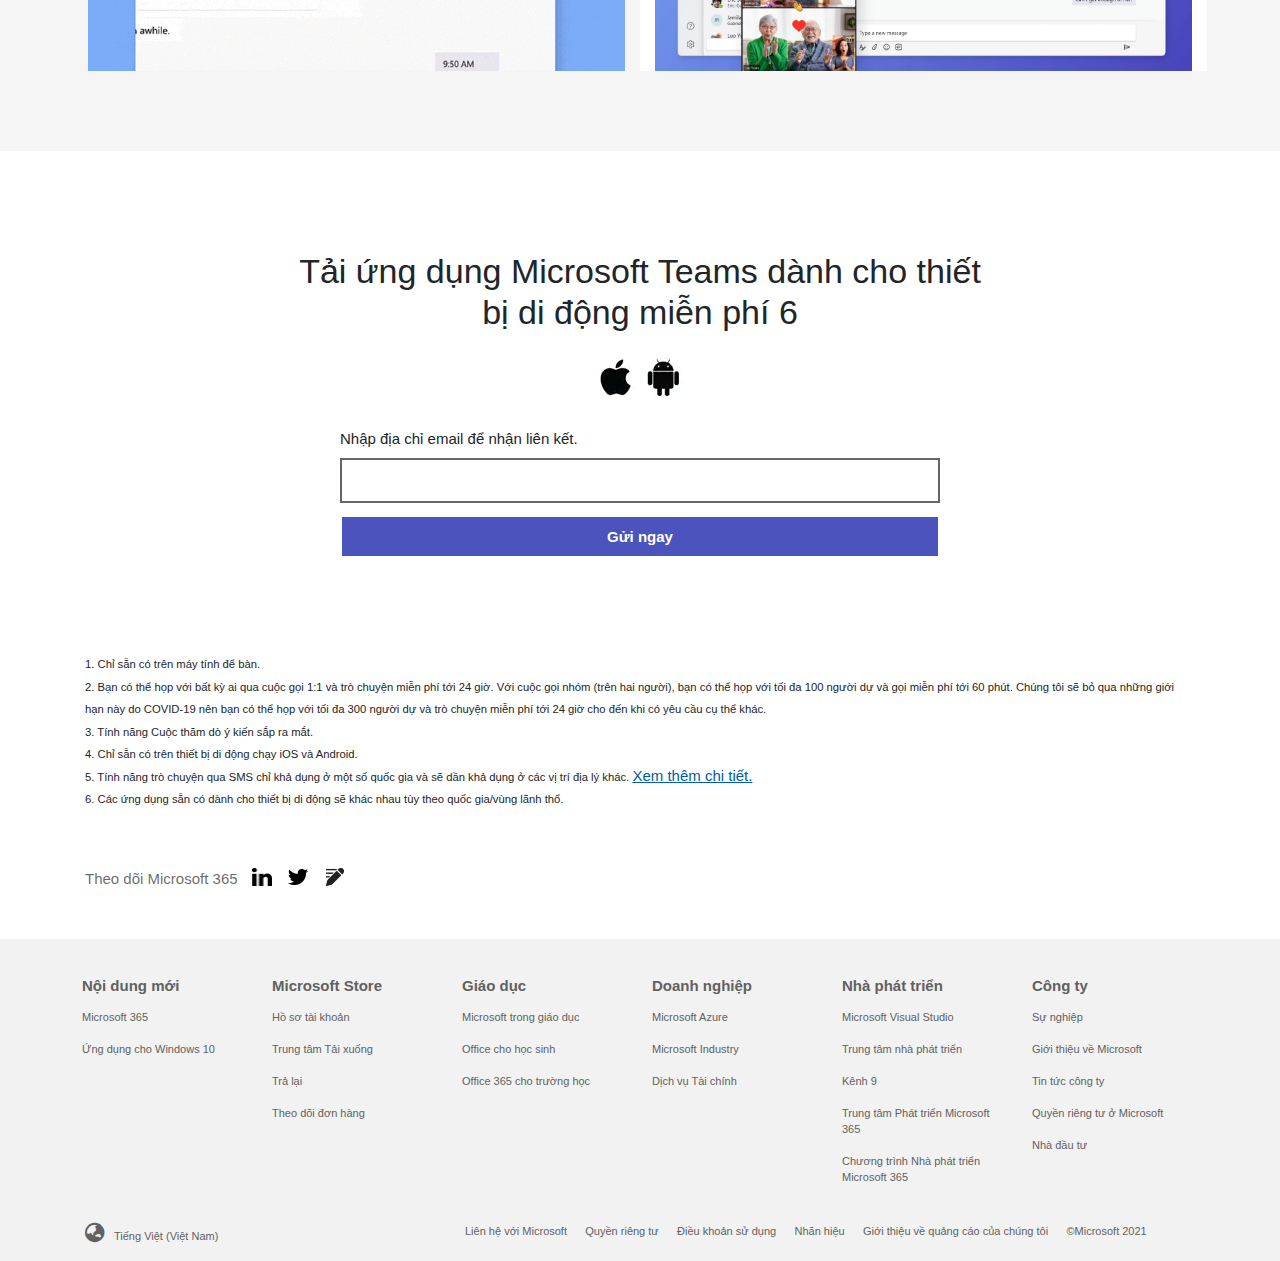
<file: microsoft-teams.html>
<!DOCTYPE html>
<html lang="vi">

<head>
    <meta charset="UTF-8">
    <meta http-equiv="X-UA-Compatible" content="IE=edge">
    <meta name="viewport" content="width=device-width, initial-scale=1.0">
    <link rel="stylesheet" href="https://maxcdn.bootstrapcdn.com/bootstrap/4.5.2/css/bootstrap.min.css">
    <script src="https://ajax.googleapis.com/ajax/libs/jquery/3.5.1/jquery.min.js"></script>
    <script src="https://cdnjs.cloudflare.com/ajax/libs/popper.js/1.16.0/umd/popper.min.js"></script>
    <script src="https://maxcdn.bootstrapcdn.com/bootstrap/4.5.2/js/bootstrap.min.js"></script>
    <link rel="stylesheet" href="https://cdnjs.cloudflare.com/ajax/libs/font-awesome/5.15.4/css/all.min.css"
        integrity="sha512-1ycn6IcaQQ40/MKBW2W4Rhis/DbILU74C1vSrLJxCq57o941Ym01SwNsOMqvEBFlcgUa6xLiPY/NS5R+E6ztJQ=="
        crossorigin="anonymous" referrerpolicy="no-referrer" />
    <link rel="shortcut icon" href="images/favicon.ico" type="image/x-icon">
    <link rel="stylesheet" href="style.css">
    <title>Sử dụng Teams với bạn bè và gia đình | Microsoft Teams</title>
</head>

<body>
    <div class="container-fluid">
        <nav class="navbar navbar-expand-lg navbar-light bg-light">
            <a class="navbar-brand" href="index.html">
                <img src="images/logo.png" width="108" height="23" alt="">
            </a>
            <button class="navbar-toggler" type="button" data-toggle="collapse" data-target="#navbarSupportedContent"
                aria-controls="navbarSupportedContent" aria-expanded="false" aria-label="Toggle navigation">
                <span class="navbar-toggler-icon"></span>
            </button>

            <div class="collapse navbar-collapse" id="navbarSupportedContent">
                <ul class="navbar-nav mr-auto">
                    <li class=" c-show-pipe"></li>
                    <li class="nav-item">
                        <a class="nav-link" href="#" style="margin-left: 9px; font-size: 18px; font-weight: 600;">Teams
                            <span class="sr-only">(current)</span></a>
                    </li>
                    <li class="nav-item dropdown office365">
                        <a class="nav-link dropdown-toggle" href="#" id="navbardrop" data-toggle="dropdown">
                            Sản phẩm
                        </a>
                        <div class="dropdown-menu">
                            <a class="dropdown-item" href="#">Tổng quan</a>
                            <a class="dropdown-item" href="#">Dữ kiện</a>
                            <a class="dropdown-item" href="#">Tin tức</a>
                            <a class="dropdown-item" href="#">Vị trí Văn phòng</a>
                            <a class="dropdown-item" href="#">Thu mua</a>
                            <a class="dropdown-item" href="#">Pháp lý</a>
                            <a class="dropdown-item" href="#">Liên hệ với Chúng tôi</a>
                        </div>
                    </li>
                    <li class="nav-item dropdown office365">
                        <a class="nav-link dropdown-toggle" href="#" id="navbardrop" data-toggle="dropdown">
                            Giải pháp
                        </a>
                        <div class="dropdown-menu">
                            <a class="dropdown-item" href="#">Tổng quan</a>
                            <a class="dropdown-item" href="#">Dữ kiện</a>
                            <a class="dropdown-item" href="#">Tin tức</a>
                            <a class="dropdown-item" href="#">Vị trí Văn phòng</a>
                            <a class="dropdown-item" href="#">Thu mua</a>
                            <a class="dropdown-item" href="#">Pháp lý</a>
                            <a class="dropdown-item" href="#">Liên hệ với Chúng tôi</a>
                        </div>
                    </li>
                    <li class="nav-item dropdown office365">
                        <a class="nav-link dropdown-toggle" href="#" id="navbardrop" data-toggle="dropdown">
                            Tài nguyên
                        </a>
                        <div class="dropdown-menu">
                            <a class="dropdown-item" href="#">Tổng quan</a>
                            <a class="dropdown-item" href="#">Dữ kiện</a>
                            <a class="dropdown-item" href="#">Tin tức</a>
                            <a class="dropdown-item" href="#">Vị trí Văn phòng</a>
                            <a class="dropdown-item" href="#">Thu mua</a>
                            <a class="dropdown-item" href="#">Pháp lý</a>
                            <a class="dropdown-item" href="#">Liên hệ với Chúng tôi</a>
                        </div>
                    </li>
                    <li class="nav-item office365">
                        <a class="nav-link" href="#">Giá cả<span class="sr-only">(current)</span></a>
                    </li>
                    <li class="nav-item office365">
                        <a class="nav-link" href="#">Xem thêm về Microsoft 365<span class="sr-only">(current)</span></a>
                    </li>
                </ul>
                <form class=" my-2 my-lg-0">
                    <ul class="navbar-nav mr-auto">
                        <li class="nav-item office365">
                            <a class="nav-link" href="#" style="color: #4b53bc;">Tải xuống Teams <span
                                    class="sr-only">(current)</span></a>
                        </li>
                        <li class="nav-item office365">
                            <a class="nav-link" href="#"
                                style="background: #4b53bc; color: #fff; border-radius: 3px; padding: 4px 8px; margin: 2px 7px 0 7px; font-weight: 600;">Đăng
                                ký miễn phí</i><span class="sr-only">(current)</span></a>
                        </li>
                        <li class="nav-item office365">
                            <a class="nav-usericon" href="#"><i class="fas fa-user-plus "
                                    style="color: #7c7c7c; border: 1px solid; padding: 6.5px 5px; border-radius: 50%; margin-top: 2px; margin-left: 7px;"></i>
                                <span class="sr-only">(current)</span></a>
                        </li>
                    </ul>
                </form>
            </div>
        </nav>
    </div>

    <div class="row c1" style="margin: 0; background-color: #f5f5f5;">
        <div class="col-lg-6 col-md-6 col-sm-12 pl_pr_zero">
            <div class="text-block pl_pr_zero" style="margin: 0 68px; ">
                <h1 class="" style="font-size: 46px; line-height: 56px; padding-top: 0; padding-right: 0;">Cuộc sống sẽ
                    tốt đẹp hơn khi chúng ta
                    bên nhau</h1>
                <p class="c-paragraph">Microsoft Teams giúp tập hợp gia đình và bạn bè lại để gọi, trò chuyện và lập kế
                    hoạch - tất cả đều trong một ứng dụng.</p>
                <div class="c-group">
                    <a href="#" class="c-button" style="background: #4b53bc; border: 2px solid #fff;">
                        Tải xuống ứng dụng miễn phí</i>
                    </a>
                    <a href="#" class="c-button"
                        style="background: #fff; border: 2px solid #4b53bc; color: #4b53bc; margin-top: 10px;">
                        Đăng ký miễn phí</i>
                    </a>
                </div>
            </div>
        </div>
        <div class="col-lg-6 col-md-6 col-sm-12 pl_pr_zero">
            <img src="images/RWG887.webp" alt="Nature" width="100%" style="padding-top: 40px; padding-bottom: 40px;" />
        </div>
    </div>

    <div class="col-12 pl_pr_zero">
        <video autoplay loop muted src="images/video_1_teams.mp4" width="100%"></video>
        <div class="text-block pl_pr_zero" style="margin: 0 68px; width: 38%;">
            <h1 class="" style="font-size: 34px; line-height: 40px; padding-top: 0; padding-right: 0;">
                Cuộc gọi video khiến bạn ngỡ rằng mình đang ở gần mọi người</h1>
            <p class="c-paragraph">Việc tụ họp cùng bạn bè và gia đình trong Microsoft Teams trở nên cực kỳ vui nhộn
                và chân thật đến
                nỗi bạn gần như không cần phải gặp trực tiếp mọi người.</p>
            <p>Họp trong quán cà phê hoặc phòng chờ ảo bằng <b>Chế độ không gian chung.<a href="#1"><sup>1</sup></a></b>
            </p>
            <p>Nói chuyện <b>miễn phí cả ngày.<a href="#2"><sup>2</sup></a></b></p>
            <p>Tạo cuộc họp video tức thì và <b>mời bất kỳ ai.</b></p>
            <div class="c-group">
                <a href="#" class="c-button" style="background: #4b53bc">
                    Tìm hiểu thêm</i>
                </a>
            </div>
        </div>
    </div>

    <div class="col-12 pl_pr_zero">
        <img src="images/RWD0BV.jfif" alt="" width="100%">
        <div class="text-block pl_pr_zero" style="margin: 0 68px; width: 38%; left: 50%;">
            <h1 class="" style="font-size: 34px; line-height: 40px; padding-top: 0; padding-right: 0;">
                Những cuộc trò chuyện giúp mang các kế hoạch vào cuộc sống</h1>
            <p class="c-paragraph">
                Cùng nhau lập kế hoạch trong các cuộc trò chuyện và nhận hỗ trợ cho việc quản lý các
                nhiệm vụ dù lớn hay nhỏ.
            </p>
            <p><b>Giao nhiệm vụ</b> trong các danh sách việc cần làm chung và cùng nhau cán đích.</p>
            <p>Đưa ra quyết định nhanh hơn nhờ <b>các cuộc thăm dò ý kiến tức thì.<a href="#3"><sup>3</sup></a></b></p>
            <p><b>Lên lịch và chia sẻ lời mời họp</b> trực tiếp trong cuộc trò chuyện nhóm.<a href="#4"><sup>4</sup></a>
            </p>
            <div class="c-group">
                <a href="#" class="c-button" style="background: #4b53bc">
                    Tìm hiểu thêm</i>
                </a>
            </div>
        </div>
    </div>

    <div class="col-12 pl_pr_zero">
        <video autoplay loop muted src="images/video_2_teams.mp4" width="100%"></video>
        <div class="text-block pl_pr_zero" style="margin: 0 68px; width: 38%;">
            <h1 class="" style="font-size: 34px; line-height: 40px; padding-top: 0; padding-right: 0;">
                Sắp xếp cuộc sống của bạn, tất cả ở cùng một nơi</h1>
            <p class="c-paragraph">
                Chỉ một ứng dụng cho toàn bộ các cuộc trò chuyện, cuộc gặp gỡ, tệp và nhiệm vụ của bạn.
            </p>
            <p>Lưu giữ mọi <b>cuộc trò chuyện và kế hoạch</b> ở cùng một nơi - từ các nhóm gia đình cho tới các cập nhật
                của câu
                lạc bộ sách.</p>
            <p>Sử dụng dạng xem <b>bảng thông tin<a href="#4"><sup>4</sup></a></b> để nhanh chóng truy nhập vào nội dung
                chung.</p>
            <p>Lưu thông tin quan trọng một cách bảo mật trong <b>Két sắt kỹ thuật số.<a href="#4"><sup>4</sup></a></b>
            </p>
            <div class="c-group">
                <a href="#" class="c-button" style="background: #4b53bc">
                    Tìm hiểu thêm</i>
                </a>
            </div>
        </div>
    </div>

    <div class="col-12 pl_pr_zero">
        <video autoplay loop muted src="images/video_3_teams.mp4" width="100%"></video>
        <div class="text-block pl_pr_zero" style="margin: 0 68px; width: 38%; left: 50%;">
            <h1 class="" style="font-size: 34px; line-height: 40px; padding-top: 0; padding-right: 0;">
                Chia sẻ niềm vui</h1>
            <p class="c-paragraph">
                Thể hiện bản thân qua emoji, ảnh meme, GIF và ảnh động trong cuộc trò chuyện<a
                    href="#4"><sup>4</sup></a> khi chỉ nguyên lời nói là
                không đủ.
            </p>
        </div>
    </div>

    <div class="row c1" style="margin: 0; background-color: #f5f5f5;">
        <div class="col-lg-6 col-md-6 col-sm-12 pl_pr_zero">
            <div class="text-block pl_pr_zero" style="margin: 0 100px; ">
                <h1 class="" style="font-size: 34px; line-height: 40px; padding-top: 0; padding-right: 0;">Mang mọi
                    người lại gần nhau</h1>
                <button class="btn_teams" style="margin-top: 10px;">
                    <div class="btn_teams-title">Mời bất kỳ ai vào cuộc gọi video</div>
                    <div class="btn_teams-paragraph">
                        <p>Nói chuyện với bất kỳ ai trên Microsoft Teams - kể cả với người chưa có Teams.</p>
                    </div>
                </button>
                <div class="c-group text-center">
                    <a href="#" class="c-button"
                        style="background: transparent;  color: #0067b8; margin-top: 10px; font-size: 21px; display: inline;">
                        Trò chuyện cùng bất kỳ ai </i></a>
                </div>
            </div>
        </div>
        <div class="col-lg-6 col-md-6 col-sm-12 pl_pr_zero">
            <img src="images/RWD1Ul.webp" alt="Nature" width="100%" style="padding-top: 40px; padding-bottom: 40px;" />
        </div>
    </div>

    <div style="background: #f5f5f5;">
        <h1 class="c-heading-2 text-center">Xem thêm các cách dùng Microsoft Teams</h1>
        <div class="container-fluid">
            <div style="margin-top: 120px;">
                <div class="row" style="padding-bottom: 80px;">
                    <div class="col-lg-6 col-md-12 col-sm-12 col-12">
                        <div style="padding: 40px 80px; background: #fff;">
                            <h3 class="c-heading" style="font-size: 37px; line-height: 40px;">
                                Dễ dàng quản lý cuộc sống ở nhà và nơi làm việc, tất cả đều trong Teams</h3>
                            <a class="c-call-to-action1 text-center" href="">
                                <span>Sử dụng Teams tại nơi làm việc? Thêm tài khoản cá nhân <i
                                        class="fas fa-chevron-right"></i></span>
                            </a>
                        </div>
                        <img src="images/RWD4RZ.gif" alt="" width="100%">
                    </div>
                    <div class="col-lg-6 col-md-12 col-sm-12 col-12"
                        style="display: flex; flex-direction: column; justify-content: space-between; background: #fff; ">
                        <div style="padding: 40px 80px; background: #fff;">
                            <h3 class="c-heading" style="font-size: 37px; line-height: 40px;">
                                Sử dụng Microsoft Teams trên mọi thiết bị của bạn</h3>
                            <a class="c-call-to-action1" href="">
                                <span>Tải xuống ngay <i class="fas fa-chevron-right"></i></span>
                            </a>
                        </div>
                        <img src="images/RWCZzL.webp" alt="" width="100%">
                    </div>
                </div>
            </div>
        </div>
    </div>

    <div class="container" style="padding-top: 100px; padding-bottom: 100px;">
        <div class="col-12 ow-content">
            <h2 class="c-heading-3" style="max-width: none;">Tải ứng dụng Microsoft Teams dành cho thiết bị di động miễn
                phí 6</h2>
            <div class="c-logo">
                <img src="images/RE4r0PR.webp" alt="" height="100%">
            </div>
            <div style="max-width: 600px; margin: 0 auto;">
                <label for="ow-input-text-field" class="c-label">Nhập địa chỉ email để nhận liên kết.</label>
                <input id="ow-input-text-field" class="c-text-field" type="text" maxlength="255">
                <a href="#" class="c-button-teams">Gửi ngay</i></a>
            </div>

        </div>
    </div>

    <div class="container">
        <p>
            <sup>1. Chỉ sẵn có trên máy tính để bàn.<br>
                2. Bạn có thể họp với bất kỳ ai qua cuộc gọi 1:1 và trò chuyện miễn phí tới 24 giờ. Với cuộc gọi nhóm
                (trên hai người), bạn có thể họp với tối đa 100 người dự và gọi miễn phí tới 60 phút. Chúng tôi sẽ bỏ
                qua những giới hạn này do COVID-19 nên bạn có thể họp với tối đa 300 người dự và trò chuyện miễn phí tới
                24 giờ cho đến khi có yêu cầu cụ thể khác.<br>
                3. Tính năng Cuộc thăm dò ý kiến sắp ra mắt.<br>
                4. Chỉ sẵn có trên thiết bị di động chạy iOS và Android.<br>
                5. Tính năng trò chuyện qua SMS chỉ khả dụng ở một số quốc gia và sẽ dần khả dụng ở các vị trí địa lý
                khác. <a class="c-hyperlink" href="https://go.microsoft.com/fwlink/p/?linkid=2162212">Xem thêm chi
                    tiết.</a><br>
                6. Các ứng dụng sẵn có dành cho thiết bị di động sẽ khác nhau tùy theo quốc gia/vùng lãnh thổ.
            </sup>
        </p>
    </div>


    <div class="container" style="margin-top: 48px;">
        <div class="row social">
            <span>Theo dõi Microsoft 365</span>
            <a style="border: 2px solid transparent;" href=""><img src="images/LinkedIn.png" alt="Facebook" width="20"
                    height="20"></a> &nbsp;&nbsp;&nbsp;
            <a style="border: 2px solid transparent;" href=""><img src="images/Twitter.png" alt="Facebook" width="20"
                    height="20"></a> &nbsp;&nbsp;&nbsp;
            <a style="border: 2px solid transparent;" href=""><img src="images/Blog.png" alt="Facebook" width="20"
                    height="20"></a>
        </div>
    </div>

    <div class="footer">
        <div class="container" style="padding: 0;">
            <div class="row" style="margin-left: 0; margin-right: 0;">
                <div class="col-lg-2 col-md-4 col-sm-4 col-12 footer_col">
                    <div class="c-heading-4">Nội dung mới</div>
                    <a class="footer_row" href="">Microsoft 365</a>
                    <a class="footer_row" href="">Ứng dụng cho Windows 10</a>
                </div>
                <div class="col-lg-2 col-md-4 col-sm-4 col-12 footer_col">
                    <div class="c-heading-4">Microsoft Store</div>
                    <a class="footer_row" href="">Hồ sơ tài khoản</a>
                    <a class="footer_row" href="">Trung tâm Tải xuống</a>
                    <a class="footer_row" href="">Trả lại</a>
                    <a class="footer_row" href="">Theo dõi đơn hàng</a>
                </div>
                <div class="col-lg-2 col-md-4 col-sm-4 col-12 footer_col">
                    <div class="c-heading-4">Giáo dục</div>
                    <a class="footer_row" href="">Microsoft trong giáo dục</a>
                    <a class="footer_row" href="">Office cho học sinh</a>
                    <a class="footer_row" href="">Office 365 cho trường học</a>
                </div>
                <div class="col-lg-2 col-md-4 col-sm-4 col-12 footer_col">
                    <div class="c-heading-4">Doanh nghiệp</div>
                    <a class="footer_row" href="">Microsoft Azure</a>
                    <a class="footer_row" href="">Microsoft Industry</a>
                    <a class="footer_row" href="">Dịch vụ Tài chính</a>
                </div>
                <div class="col-lg-2 col-md-4 col-sm-4 col-12 footer_col">
                    <div class="c-heading-4">Nhà phát triển</div>
                    <a class="footer_row" href="">Microsoft Visual Studio</a>
                    <a class="footer_row" href="">Trung tâm nhà phát triển</a>
                    <a class="footer_row" href="">Kênh 9</a>
                    <a class="footer_row" href="">Trung tâm Phát triển Microsoft 365</a>
                    <a class="footer_row" href="">Chương trình Nhà phát triển Microsoft 365</a>
                </div>
                <div class="col-lg-2 col-md-4 col-sm-4 col-12 footer_col">
                    <div class="c-heading-4">Công ty</div>
                    <a class="footer_row" href="">Sự nghiệp</a>
                    <a class="footer_row" href="">Giới thiệu về Microsoft</a>
                    <a class="footer_row" href="">Tin tức công ty</a>
                    <a class="footer_row" href="">Quyền riêng tư ở Microsoft</a>
                    <a class="footer_row" href="">Nhà đầu tư</a>
                </div>
            </div>
            <div class="row">
                <div class="col-lg-4 col-md-12 col-sm-12 col-12 footer_bottom-col footer_bottom">
                    <i class="fas fa-globe-asia" style="font-size: 20px; margin-right: 10px;"></i>Tiếng Việt (Việt Nam)
                </div>
                <div class="col-lg-8 col-md-12 col-sm-12 col-12 footer_bottom-col footer_bottom">
                    Liên hệ với Microsoft &nbsp;&nbsp;&nbsp;&nbsp; Quyền riêng tư &nbsp;&nbsp;&nbsp;&nbsp; Điều khoản sử
                    dụng &nbsp;&nbsp;&nbsp;&nbsp; Nhãn hiệu &nbsp;&nbsp;&nbsp;&nbsp; Giới thiệu về quảng cáo của chúng
                    tôi &nbsp;&nbsp;&nbsp;&nbsp; ©Microsoft 2021
                </div>
            </div>
        </div>
    </div>

</body>

</html>
</file>
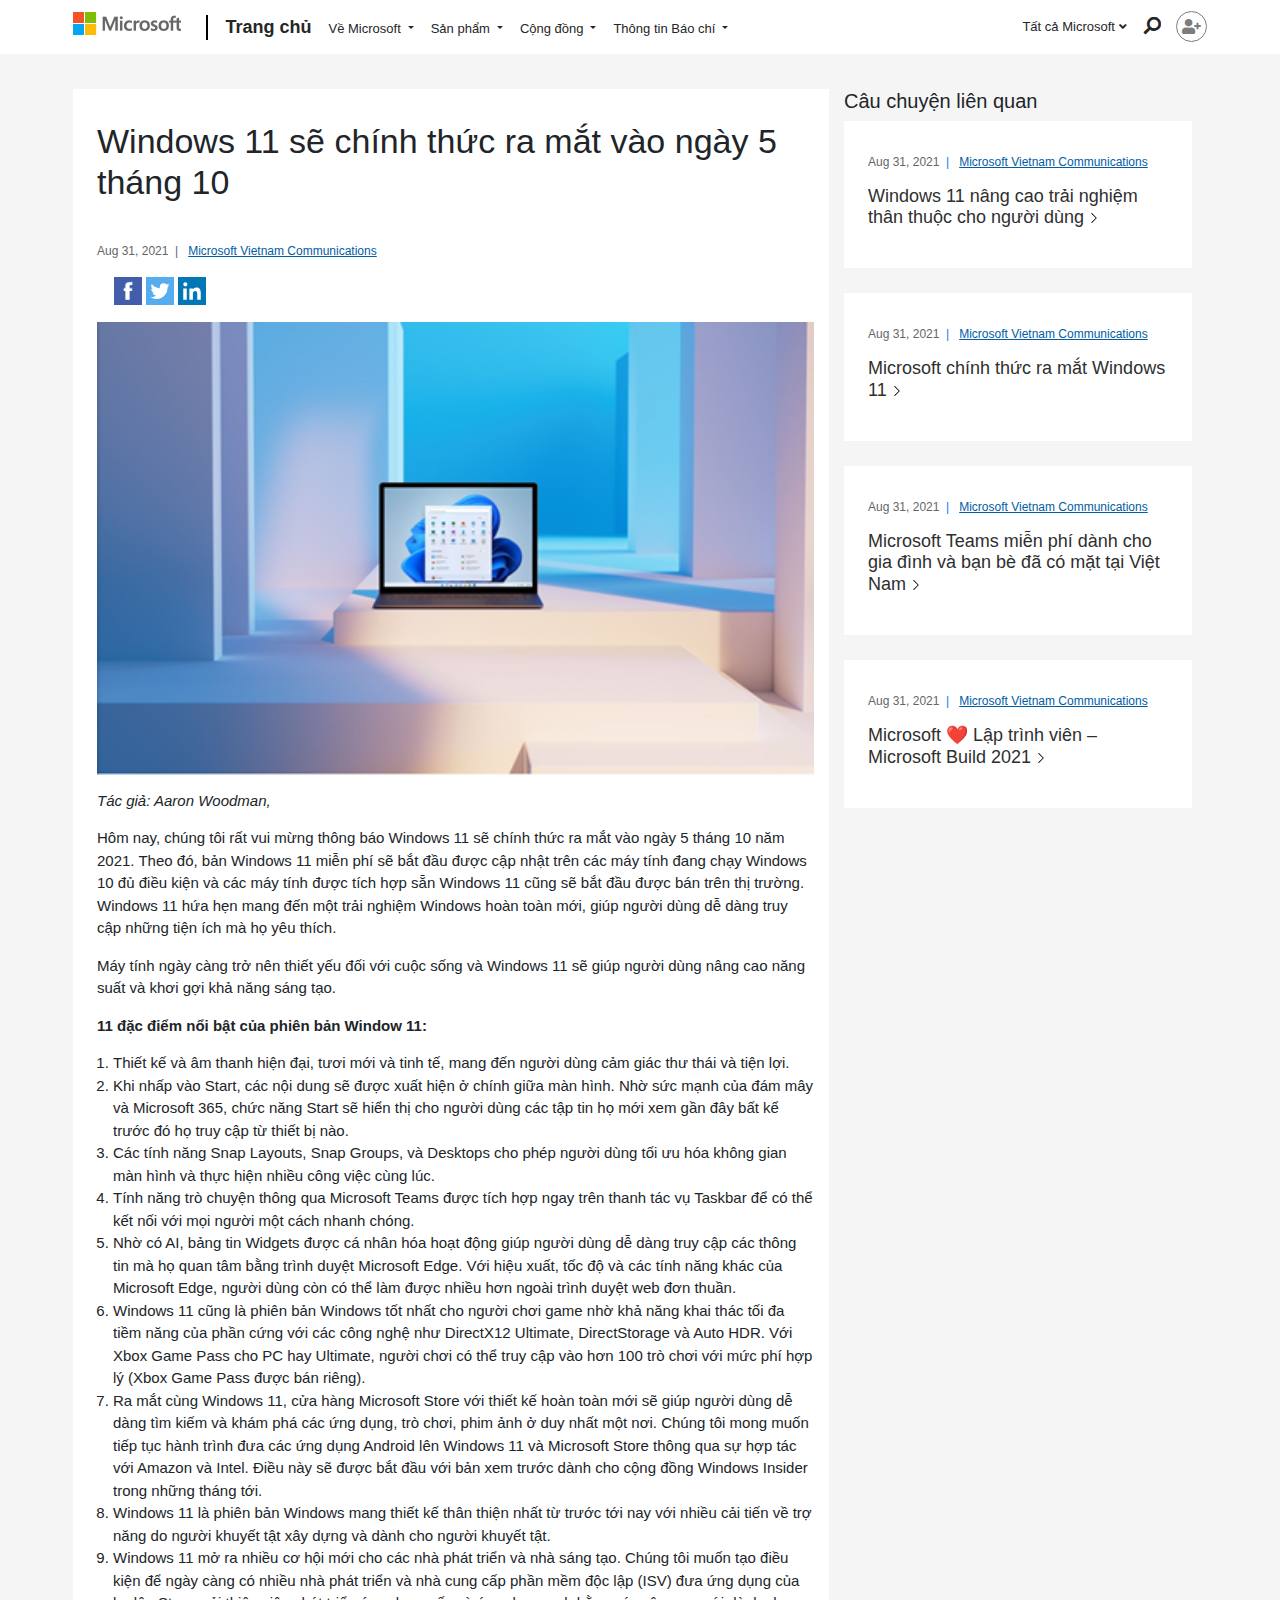
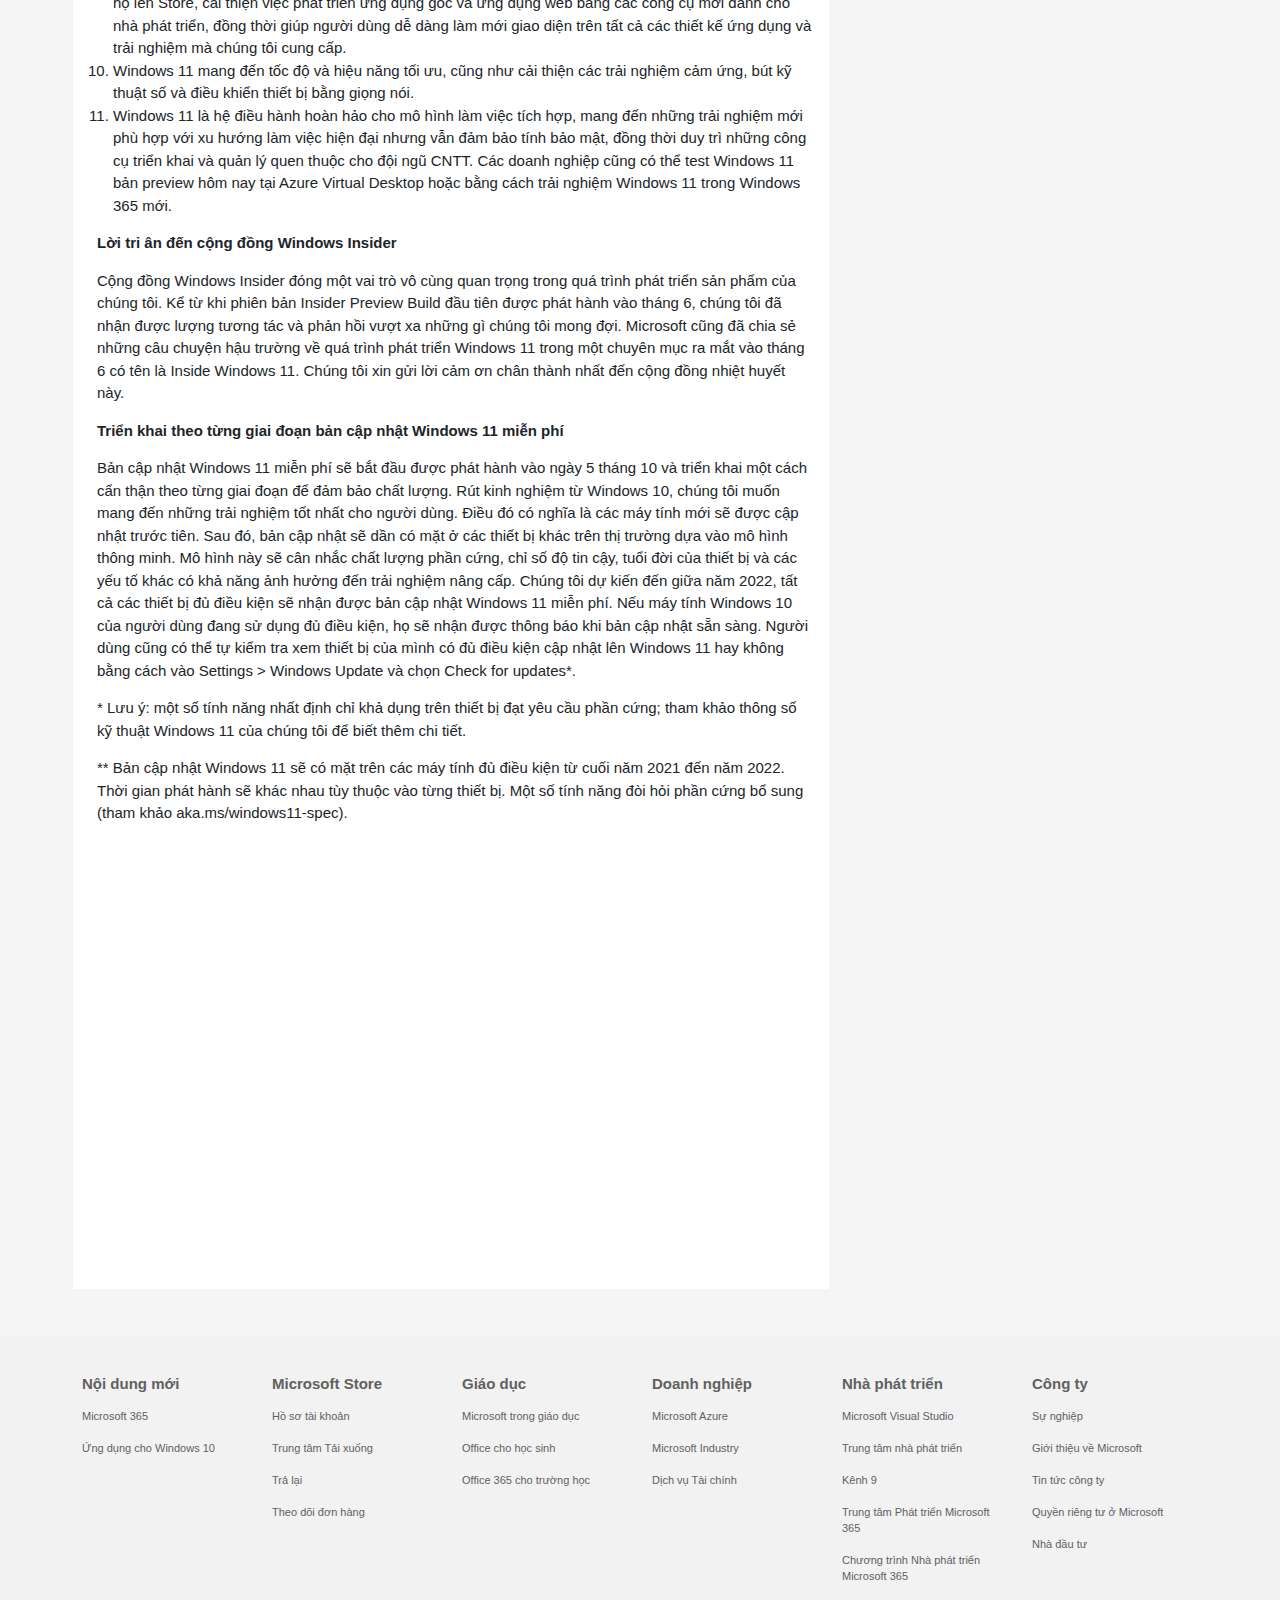
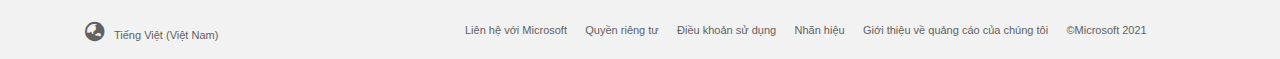
<file: news-detail.html>
<!DOCTYPE html>
<html lang="vi">

<head>
    <meta charset="UTF-8" />
    <meta http-equiv="X-UA-Compatible" content="IE=edge" />
    <meta name="viewport" content="width=device-width, initial-scale=1.0" />
    <link rel="stylesheet" href="https://maxcdn.bootstrapcdn.com/bootstrap/4.5.2/css/bootstrap.min.css" />
    <script src="https://ajax.googleapis.com/ajax/libs/jquery/3.5.1/jquery.min.js"></script>
    <script src="https://cdnjs.cloudflare.com/ajax/libs/popper.js/1.16.0/umd/popper.min.js"></script>
    <script src="https://maxcdn.bootstrapcdn.com/bootstrap/4.5.2/js/bootstrap.min.js"></script>
    <link rel="stylesheet" href="https://cdnjs.cloudflare.com/ajax/libs/font-awesome/5.15.4/css/all.min.css"
        integrity="sha512-1ycn6IcaQQ40/MKBW2W4Rhis/DbILU74C1vSrLJxCq57o941Ym01SwNsOMqvEBFlcgUa6xLiPY/NS5R+E6ztJQ=="
        crossorigin="anonymous" referrerpolicy="no-referrer" />
    <link rel="shortcut icon" href="images/favicon.ico" type="image/x-icon" />
    <link rel="stylesheet" href="style.css" />
    <title>Windows 11 sẽ chính thức ra mắt vào ngày 5 tháng 10 – Trang Thông Tin</title>
</head>

<body style="background-color: #f5f5f5">
    <div class="container-fluid" style="background-color: #ffffff">
        <nav class="navbar navbar-expand-lg navbar-light bg-light">
            <a class="navbar-brand" href="index.html">
                <img src="images/logo.png" width="108" height="23" alt="" />
            </a>
            <button class="navbar-toggler" type="button" data-toggle="collapse" data-target="#navbarSupportedContent"
                aria-controls="navbarSupportedContent" aria-expanded="false" aria-label="Toggle navigation">
                <span class="navbar-toggler-icon"></span>
            </button>

            <div class="collapse navbar-collapse" id="navbarSupportedContent">
                <ul class="navbar-nav mr-auto">
                    <li class="c-show-pipe"></li>
                    <li class="nav-item">
                        <a class="nav-link" href="#" style="margin-left: 9px; font-size: 18px; font-weight: 600">Trang
                            chủ <span class="sr-only">(current)</span></a>
                    </li>
                    <li class="nav-item dropdown office365">
                        <a class="nav-link dropdown-toggle" href="#" id="navbardrop" data-toggle="dropdown">
                            Về Microsoft
                        </a>
                        <div class="dropdown-menu">
                            <a class="dropdown-item" href="#">Tổng quan</a>
                            <a class="dropdown-item" href="#">Dữ kiện</a>
                            <a class="dropdown-item" href="#">Tin tức</a>
                            <a class="dropdown-item" href="#">Vị trí Văn phòng</a>
                            <a class="dropdown-item" href="#">Thu mua</a>
                            <a class="dropdown-item" href="#">Pháp lý</a>
                            <a class="dropdown-item" href="#">Liên hệ với Chúng tôi</a>
                        </div>
                    </li>
                    <li class="nav-item dropdown office365">
                        <a class="nav-link dropdown-toggle" href="#" id="navbardrop" data-toggle="dropdown">
                            Sản phẩm
                        </a>
                        <div class="dropdown-menu">
                            <a class="dropdown-item" href="#">Tổng quan</a>
                            <a class="dropdown-item" href="#">Hội đồng quản trị</a>
                            <a class="dropdown-item" href="#">Lãnh đạo Cấp cao</a>
                            <a class="dropdown-item" href="#">Câu chuyện</a>
                            <a class="dropdown-item" href="#">Mạng lưới Cựu sinh viên</a>
                        </div>
                    </li>
                    <li class="nav-item dropdown office365">
                        <a class="nav-link dropdown-toggle" href="#" id="navbardrop" data-toggle="dropdown">
                            Cộng đồng
                        </a>
                        <div class="dropdown-menu">
                            <a class="dropdown-item" href="#">Tổng quan</a>
                            <a class="dropdown-item" href="#">đổi mới</a>
                            <a class="dropdown-item" href="#">Tính đa dạng & Hòa nhập</a>
                            <a class="dropdown-item" href="#">Trách nhiệm xã hội của công ty</a>
                            <a class="dropdown-item" href="#">AI</a>
                            <a class="dropdown-item" href="#">Điện toán Đáng tin cậy</a>
                        </div>
                    </li>
                    <li class="nav-item dropdown office365">
                        <a class="nav-link dropdown-toggle" href="#" id="navbardrop" data-toggle="dropdown">
                            Thông tin Báo chí
                        </a>
                        <div class="dropdown-menu">
                            <a class="dropdown-item" href="#">Tổng quan</a>
                            <a class="dropdown-item" href="#">đổi mới</a>
                            <a class="dropdown-item" href="#">Tính đa dạng & Hòa nhập</a>
                            <a class="dropdown-item" href="#">Trách nhiệm xã hội của công ty</a>
                            <a class="dropdown-item" href="#">AI</a>
                            <a class="dropdown-item" href="#">Điện toán Đáng tin cậy</a>
                        </div>
                    </li>
                </ul>
                <form class="my-2 my-lg-0">
                    <ul class="navbar-nav mr-auto">
                        <li class="nav-item menu__item">
                            <a class="nav-link" href="#">Tất cả Microsoft <i
                                    class="fas fa-angle-down arrowdow"></i><span class="sr-only">(current)</span></a>
                            <div class="menu__child">
                                <div class="menu__child-item">
                                    <span class="menuheading">Phần mềm</span>
                                    <ul class="menu__child-list">
                                        <li><a href="">Ứng dụng cho Windows</a></li>
                                        <li><a href="">Outlook</a></li>
                                        <li><a href="">Microsoft Teams</a></li>
                                    </ul>
                                </div>
                                <div class="menu__child-item">
                                    <span class="menuheading">Máy tính và các thiết bị</span>
                                    <ul class="menu__child-list">
                                        <li><a href="">Mua Xbox</a></li>
                                        <li><a href="">Phụ kiện máy tính</a></li>
                                    </ul>
                                </div>
                                <div class="menu__child-item">
                                    <span class="menuheading">Giải trí</span>
                                    <ul class="menu__child-list">
                                        <li><a href="">Trò chơi trên PC</a></li>
                                        <li><a href="">Trò chơi trên Windows</a></li>
                                    </ul>
                                </div>
                                <div class="menu__child-item">
                                    <span class="menuheading">Kinh doanh</span>
                                    <ul class="menu__child-list">
                                        <li><a href="">Microsoft 365</a></li>
                                        <li><a href="">Windows 365</a></li>
                                        <li><a href="">Microsoft Industry</a></li>
                                        <li><a href="">Microsoft Advertising</a></li>
                                    </ul>
                                </div>
                                <div class="menu__child-item">
                                    <span class="menuheading">Developer & IT</span>
                                    <ul class="menu__child-list">
                                        <li><a href="">.NET</a></li>
                                        <li><a href="">Windows Server</a></li>
                                        <li><a href="">Windows Dev Center</a></li>
                                        <li><a href="">Tài liệu</a></li>
                                        <li><a href="">Power Platform</a></li>
                                    </ul>
                                </div>
                                <div class="menu__child-item">
                                    <span class="menuheading">Khác</span>
                                    <ul class="menu__child-list">
                                        <li><a href="">Bản tải xuống và bảo mật miễn phí</a></li>
                                        <li><a href="">Giáo dục</a></li>
                                        <li><a href="">Licensing</a></li>
                                    </ul>
                                </div>
                            </div>
                        </li>
                        <li class="nav-item">
                            <a class="nav-link" href="#"><i class="fas fa-search fa-flip-horizontal fa-lg"
                                    style="color: #262626; margin-right: 7px"></i>
                                <span class="sr-only">(current)</span></a>
                        </li>
                        <li class="nav-item">
                            <a class="nav-usericon" href="#"><i class="fas fa-user-plus" style="
                      color: #7c7c7c;
                      border: 1px solid;
                      padding: 7px 5px;
                      border-radius: 50%;
                      margin-top: 2px;
                    "></i>
                                <span class="sr-only">(current)</span></a>
                        </li>
                    </ul>
                </form>
            </div>
        </nav>
    </div>

    <div class="container-fluid" style="margin-top: 35px">
        <div class="row">
            <div class="col-lg-8 col-md-8 col-sm-12 col-12 m-preview-content" style=" padding-right: 15px;">
                <h1 style="font-size: 34px; font-weight: 100; margin-top: 32px;">Windows 11 sẽ chính thức ra mắt vào
                    ngày 5 tháng 10</h1>
                <p class="c-meta-text">
                    <span>Aug 31, 2021</span> &nbsp;|&nbsp;&nbsp;
                    <a href="https://news.microsoft.com/vi-vn/author/linhlinh/" class="c-hyperlink">Microsoft Vietnam
                        Communications</a>
                </p>
                <div class="container" style="margin: 15px 0;">
                    <div class="row social">
                        <a style="border: 2px solid transparent" href=""><img src="images/facebook.png" alt="Facebook"
                                width="28" height="28" /></a>
                        <a style="border: 2px solid transparent" href=""><img src="images/twitter.svg" alt="Facebook"
                                width="28" height="28" /></a>
                        <a style="border: 2px solid transparent" href=""><img src="images/linkedin.svg" alt="Facebook"
                                width="28" height="28" /></a>
                    </div>
                </div>
                <div class="col-12" style="padding: 0; margin-bottom: 25px;">
                    <img src="images/Picture1.webp" alt="" width="100%" />
                    <div class="">
                        <i style="margin: 15px 0; display: block;">Tác giả: Aaron Woodman,</i>
                        <p>
                            Hôm nay, chúng tôi rất vui mừng thông báo Windows 11 sẽ chính thức ra mắt vào ngày 5 tháng
                            10 năm 2021. Theo đó, bản Windows 11 miễn phí sẽ bắt đầu được cập nhật trên các máy tính
                            đang chạy Windows 10 đủ điều kiện và các máy tính được tích hợp sẵn Windows 11 cũng sẽ bắt
                            đầu được bán trên thị trường. Windows 11 hứa hẹn mang đến một trải nghiệm Windows hoàn toàn
                            mới, giúp người dùng dễ dàng truy cập những tiện ích mà họ yêu thích.
                        </p>
                        <p>
                            Máy tính ngày càng trở nên thiết yếu đối với cuộc sống và Windows 11 sẽ giúp người dùng nâng
                            cao năng suất và khơi gợi khả năng sáng tạo.
                        </p>
                        <p>
                            <b>11 đặc điểm nổi bật của phiên bản Window 11:</b><br>
                        <ol style="margin-left: 16px;">
                            <li>Thiết kế và âm thanh hiện đại, tươi mới và tinh tế, mang đến người dùng cảm giác thư
                                thái và tiện lợi.</li>
                            <li>Khi nhấp vào Start, các nội dung sẽ được xuất hiện ở chính giữa màn hình. Nhờ sức mạnh
                                của đám mây và Microsoft 365, chức năng Start sẽ hiển thị cho người dùng các tập tin họ
                                mới xem gần đây bất kể trước đó họ truy cập từ thiết bị nào.</li>
                            <li>Các tính năng Snap Layouts, Snap Groups, và Desktops cho phép người dùng tối ưu hóa
                                không gian màn hình và thực hiện nhiều công việc cùng lúc.</li>
                            <li>Tính năng trò chuyện thông qua Microsoft Teams được tích hợp ngay trên thanh tác vụ
                                Taskbar để có thể kết nối với mọi người một cách nhanh chóng.</li>
                            <li>Nhờ có AI, bảng tin Widgets được cá nhân hóa hoạt động giúp người dùng dễ dàng truy cập
                                các thông tin mà họ quan tâm bằng trình duyệt Microsoft Edge. Với hiệu xuất, tốc độ và
                                các tính năng khác của Microsoft Edge, người dùng còn có thể làm được nhiều hơn ngoài
                                trình duyệt web đơn thuần.</li>
                            <li>Windows 11 cũng là phiên bản Windows tốt nhất cho người chơi game nhờ khả năng khai thác
                                tối đa tiềm năng của phần cứng với các công nghệ như DirectX12 Ultimate, DirectStorage
                                và Auto HDR. Với Xbox Game Pass cho PC hay Ultimate, người chơi có thể truy cập vào hơn
                                100 trò chơi với mức phí hợp lý (Xbox Game Pass được bán riêng).</li>
                            <li>Ra mắt cùng Windows 11, cửa hàng Microsoft Store với thiết kế hoàn toàn mới sẽ giúp
                                người dùng dễ dàng tìm kiếm và khám phá các ứng dụng, trò chơi, phim ảnh ở duy nhất một
                                nơi. Chúng tôi mong muốn tiếp tục hành trình đưa các ứng dụng Android lên Windows 11 và
                                Microsoft Store thông qua sự hợp tác với Amazon và Intel. Điều này sẽ được bắt đầu với
                                bản xem trước dành cho cộng đồng Windows Insider trong những tháng tới.</li>
                            <li>Windows 11 là phiên bản Windows mang thiết kế thân thiện nhất từ trước tới nay với nhiều
                                cải tiến về trợ năng do người khuyết tật xây dựng và dành cho người khuyết tật.</li>
                            <li>Windows 11 mở ra nhiều cơ hội mới cho các nhà phát triển và nhà sáng tạo. Chúng tôi muốn
                                tạo điều kiện để ngày càng có nhiều nhà phát triển và nhà cung cấp phần mềm độc lập
                                (ISV) đưa ứng dụng của họ lên Store, cải thiện việc phát triển ứng dụng gốc và ứng dụng
                                web bằng các công cụ mới dành cho nhà phát triển, đồng thời giúp người dùng dễ dàng làm
                                mới giao diện trên tất cả các thiết kế ứng dụng và trải nghiệm mà chúng tôi cung cấp.
                            </li>
                            <li>Windows 11 mang đến tốc độ và hiệu năng tối ưu, cũng như cải thiện các trải nghiệm cảm
                                ứng, bút kỹ thuật số và điều khiển thiết bị bằng giọng nói.</li>
                            <li>Windows 11 là hệ điều hành hoàn hảo cho mô hình làm việc tích hợp, mang đến những trải
                                nghiệm mới phù hợp với xu hướng làm việc hiện đại nhưng vẫn đảm bảo tính bảo mật, đồng
                                thời duy trì những công cụ triển khai và quản lý quen thuộc cho đội ngũ CNTT. Các doanh
                                nghiệp cũng có thể test Windows 11 bản preview hôm nay tại Azure Virtual Desktop hoặc
                                bằng cách trải nghiệm Windows 11 trong Windows 365 mới.</li>
                        </ol>
                        </p>
                        <p><b>Lời tri ân đến cộng đồng Windows Insider</b></p>
                        <p>Cộng đồng Windows Insider đóng một vai trò vô cùng quan trọng trong quá trình phát triển sản
                            phẩm của chúng tôi. Kể từ khi phiên bản Insider Preview Build đầu tiên được phát hành vào
                            tháng 6, chúng tôi đã nhận được lượng tương tác và phản hồi vượt xa những gì chúng tôi mong
                            đợi. Microsoft cũng đã chia sẻ những câu chuyện hậu trường về quá trình phát triển Windows
                            11 trong một chuyên mục ra mắt vào tháng 6 có tên là Inside Windows 11. Chúng tôi xin gửi
                            lời cảm ơn chân thành nhất đến cộng đồng nhiệt huyết này.</p>
                        <p><b>Triển khai theo từng giai đoạn bản cập nhật Windows 11 miễn phí</b></p>
                        <p>Bản cập nhật Windows 11 miễn phí sẽ bắt đầu được phát hành vào ngày 5 tháng 10 và triển khai
                            một cách cẩn thận theo từng giai đoạn để đảm bảo chất lượng. Rút kinh nghiệm từ Windows 10,
                            chúng tôi muốn mang đến những trải nghiệm tốt nhất cho người dùng. Điều đó có nghĩa là các
                            máy tính mới sẽ được cập nhật trước tiên. Sau đó, bản cập nhật sẽ dần có mặt ở các thiết bị
                            khác trên thị trường dựa vào mô hình thông minh. Mô hình này sẽ cân nhắc chất lượng phần
                            cứng, chỉ số độ tin cậy, tuổi đời của thiết bị và các yếu tố khác có khả năng ảnh hưởng đến
                            trải nghiệm nâng cấp. Chúng tôi dự kiến đến giữa năm 2022, tất cả các thiết bị đủ điều kiện
                            sẽ nhận được bản cập nhật Windows 11 miễn phí. Nếu máy tính Windows 10 của người dùng đang
                            sử dụng đủ điều kiện, họ sẽ nhận được thông báo khi bản cập nhật sẵn sàng. Người dùng cũng
                            có thể tự kiểm tra xem thiết bị của mình có đủ điều kiện cập nhật lên Windows 11 hay không
                            bằng cách vào Settings > Windows Update và chọn Check for updates*.</p>
                        <p>* Lưu ý: một số tính năng nhất định chỉ khả dụng trên thiết bị đạt yêu cầu phần cứng; tham
                            khảo thông số kỹ thuật Windows 11 của chúng tôi để biết thêm chi tiết.</p>
                        <p>** Bản cập nhật Windows 11 sẽ có mặt trên các máy tính đủ điều kiện từ cuối năm 2021 đến năm
                            2022. Thời gian phát hành sẽ khác nhau tùy thuộc vào từng thiết bị. Một số tính năng đòi hỏi
                            phần cứng bổ sung (tham khảo aka.ms/windows11-spec).
                        </p>
                        <iframe loading="lazy" title="YouTube Video" aria-labelledby="ariaLabel_6135c9e8e4834&quot;"
                            width="100%" height="386" frameborder="0"
                            allow="accelerometer; autoplay; clipboard-write; encrypted-media; gyroscope; picture-in-picture"
                            allowfullscreen=""
                            src="https://www.youtube-nocookie.com/embed/fKjd_pmQpQM?feature=oembed"></iframe>
                    </div>
                    </a>
                </div>
            </div>
            <div class="col-lg-4 col-md-4 col-sm-12 col-12">
                <h2 style="font-size: 20px; font-weight: 400">Câu chuyện liên quan</h2>
                <div class="col-12" style="padding: 0; margin-bottom: 25px;">
                    <a href="#">
                        <div class="m-preview-content">
                            <p class="c-meta-text">
                                <span>Aug 31, 2021</span> &nbsp;|&nbsp;&nbsp;
                                <a href="https://news.microsoft.com/vi-vn/author/linhlinh/"
                                    class="c-hyperlink">Microsoft
                                    Vietnam Communications</a>
                            </p>
                            <a href="https://news.microsoft.com/vi-vn/2021/08/31/windows-11-se-chinh-thuc-ra-mat-vao-ngay-5-thang-10/"
                                class="f-post-link">
                                <h3 style="font-size: 18px; font-weight: 500">Windows 11 nâng cao trải nghiệm thân thuộc
                                    cho người dùng <img src="images/next.svg" alt="" height="10" />
                                </h3>
                            </a>
                        </div>
                    </a>
                </div>
                <div class="col-12" style="padding: 0; margin-bottom: 25px;">
                    <a href="#">
                        <div class="m-preview-content">
                            <p class="c-meta-text">
                                <span>Aug 31, 2021</span> &nbsp;|&nbsp;&nbsp;
                                <a href="https://news.microsoft.com/vi-vn/author/linhlinh/"
                                    class="c-hyperlink">Microsoft
                                    Vietnam Communications</a>
                            </p>
                            <a href="https://news.microsoft.com/vi-vn/2021/08/31/windows-11-se-chinh-thuc-ra-mat-vao-ngay-5-thang-10/"
                                class="f-post-link">
                                <h3 style="font-size: 18px; font-weight: 500">Microsoft chính thức ra mắt Windows 11
                                    <img src="images/next.svg" alt="" height="10" />
                                </h3>
                            </a>
                        </div>
                    </a>
                </div>
                <div class="col-12" style="padding: 0; margin-bottom: 25px;">
                    <a href="#">
                        <div class="m-preview-content">
                            <p class="c-meta-text">
                                <span>Aug 31, 2021</span> &nbsp;|&nbsp;&nbsp;
                                <a href="https://news.microsoft.com/vi-vn/author/linhlinh/"
                                    class="c-hyperlink">Microsoft
                                    Vietnam Communications</a>
                            </p>
                            <a href="https://news.microsoft.com/vi-vn/2021/08/31/windows-11-se-chinh-thuc-ra-mat-vao-ngay-5-thang-10/"
                                class="f-post-link">
                                <h3 style="font-size: 18px; font-weight: 500">Microsoft Teams miễn phí dành cho gia đình
                                    và bạn bè đã có mặt tại Việt Nam <img src="images/next.svg" alt="" height="10" />
                                </h3>
                            </a>
                        </div>
                    </a>
                </div>
                <div class="col-12" style="padding: 0; margin-bottom: 25px;">
                    <a href="#">
                        <div class="m-preview-content">
                            <p class="c-meta-text">
                                <span>Aug 31, 2021</span> &nbsp;|&nbsp;&nbsp;
                                <a href="https://news.microsoft.com/vi-vn/author/linhlinh/"
                                    class="c-hyperlink">Microsoft
                                    Vietnam Communications</a>
                            </p>
                            <a href="https://news.microsoft.com/vi-vn/2021/08/31/windows-11-se-chinh-thuc-ra-mat-vao-ngay-5-thang-10/"
                                class="f-post-link">
                                <h3 style="font-size: 18px; font-weight: 500">
                                    Microsoft ❤ Lập trình viên – Microsoft Build 2021 <img src="images/next.svg" alt=""
                                        height="10" />
                                </h3>
                            </a>
                        </div>
                    </a>
                </div>
            </div>
        </div>
    </div>

    <div class="footer" style="margin-top: 48px; background-color: #f2f2f2">
        <div class="container" style="padding: 0">
            <div class="row" style="margin-left: 0; margin-right: 0">
                <div class="col-lg-2 col-md-4 col-sm-4 col-12 footer_col">
                    <div class="c-heading-4">Nội dung mới</div>
                    <a class="footer_row" href="">Microsoft 365</a>
                    <a class="footer_row" href="">Ứng dụng cho Windows 10</a>
                </div>
                <div class="col-lg-2 col-md-4 col-sm-4 col-12 footer_col">
                    <div class="c-heading-4">Microsoft Store</div>
                    <a class="footer_row" href="">Hồ sơ tài khoản</a>
                    <a class="footer_row" href="">Trung tâm Tải xuống</a>
                    <a class="footer_row" href="">Trả lại</a>
                    <a class="footer_row" href="">Theo dõi đơn hàng</a>
                </div>
                <div class="col-lg-2 col-md-4 col-sm-4 col-12 footer_col">
                    <div class="c-heading-4">Giáo dục</div>
                    <a class="footer_row" href="">Microsoft trong giáo dục</a>
                    <a class="footer_row" href="">Office cho học sinh</a>
                    <a class="footer_row" href="">Office 365 cho trường học</a>
                </div>
                <div class="col-lg-2 col-md-4 col-sm-4 col-12 footer_col">
                    <div class="c-heading-4">Doanh nghiệp</div>
                    <a class="footer_row" href="">Microsoft Azure</a>
                    <a class="footer_row" href="">Microsoft Industry</a>
                    <a class="footer_row" href="">Dịch vụ Tài chính</a>
                </div>
                <div class="col-lg-2 col-md-4 col-sm-4 col-12 footer_col">
                    <div class="c-heading-4">Nhà phát triển</div>
                    <a class="footer_row" href="">Microsoft Visual Studio</a>
                    <a class="footer_row" href="">Trung tâm nhà phát triển</a>
                    <a class="footer_row" href="">Kênh 9</a>
                    <a class="footer_row" href="">Trung tâm Phát triển Microsoft 365</a>
                    <a class="footer_row" href="">Chương trình Nhà phát triển Microsoft 365</a>
                </div>
                <div class="col-lg-2 col-md-4 col-sm-4 col-12 footer_col">
                    <div class="c-heading-4">Công ty</div>
                    <a class="footer_row" href="">Sự nghiệp</a>
                    <a class="footer_row" href="">Giới thiệu về Microsoft</a>
                    <a class="footer_row" href="">Tin tức công ty</a>
                    <a class="footer_row" href="">Quyền riêng tư ở Microsoft</a>
                    <a class="footer_row" href="">Nhà đầu tư</a>
                </div>
            </div>
            <div class="row">
                <div class="
              col-lg-4 col-md-12 col-sm-12 col-12
              footer_bottom-col footer_bottom
            ">
                    <i class="fas fa-globe-asia" style="font-size: 20px; margin-right: 10px"></i>Tiếng Việt (Việt Nam)
                </div>
                <div class="
              col-lg-8 col-md-12 col-sm-12 col-12
              footer_bottom-col footer_bottom
            ">
                    Liên hệ với Microsoft &nbsp;&nbsp;&nbsp;&nbsp; Quyền riêng tư
                    &nbsp;&nbsp;&nbsp;&nbsp; Điều khoản sử dụng &nbsp;&nbsp;&nbsp;&nbsp;
                    Nhãn hiệu &nbsp;&nbsp;&nbsp;&nbsp; Giới thiệu về quảng cáo của chúng
                    tôi &nbsp;&nbsp;&nbsp;&nbsp; ©Microsoft 2021
                </div>
            </div>
        </div>
    </div>
</body>

</html>
</file>
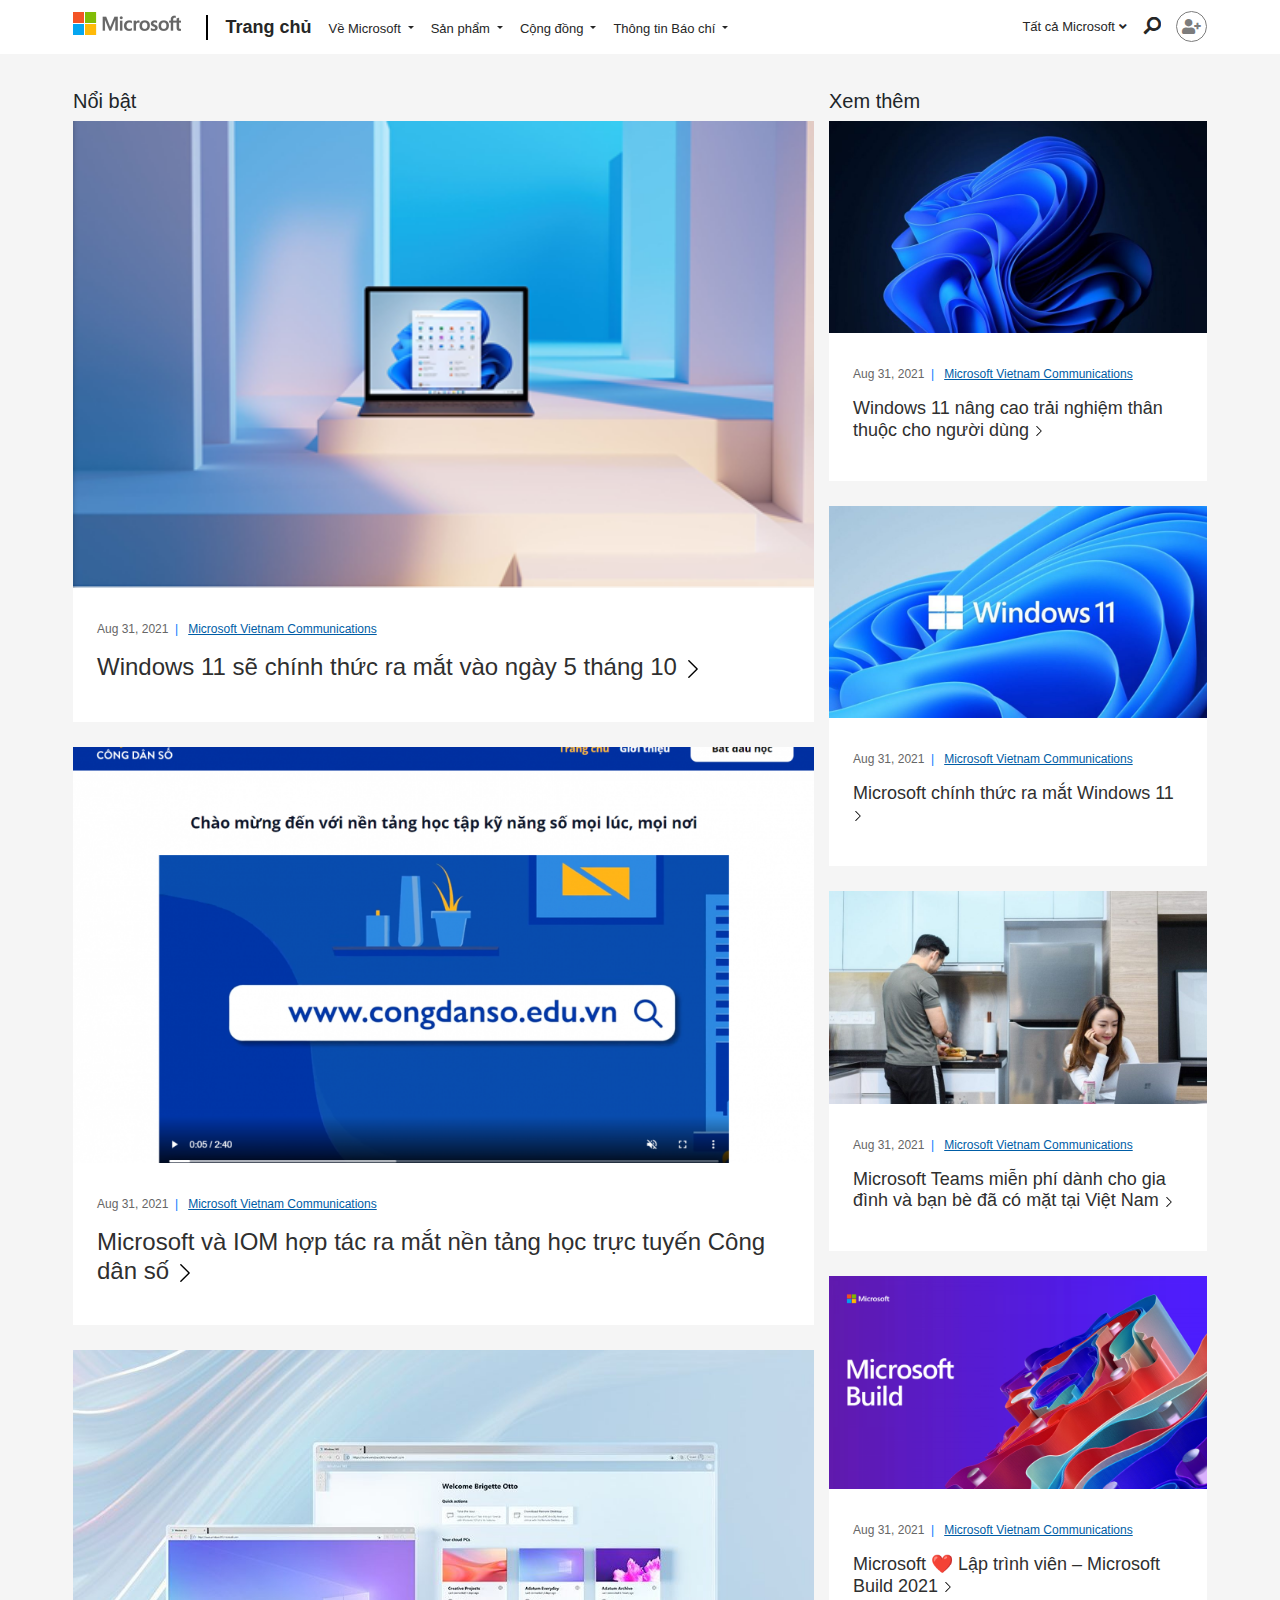
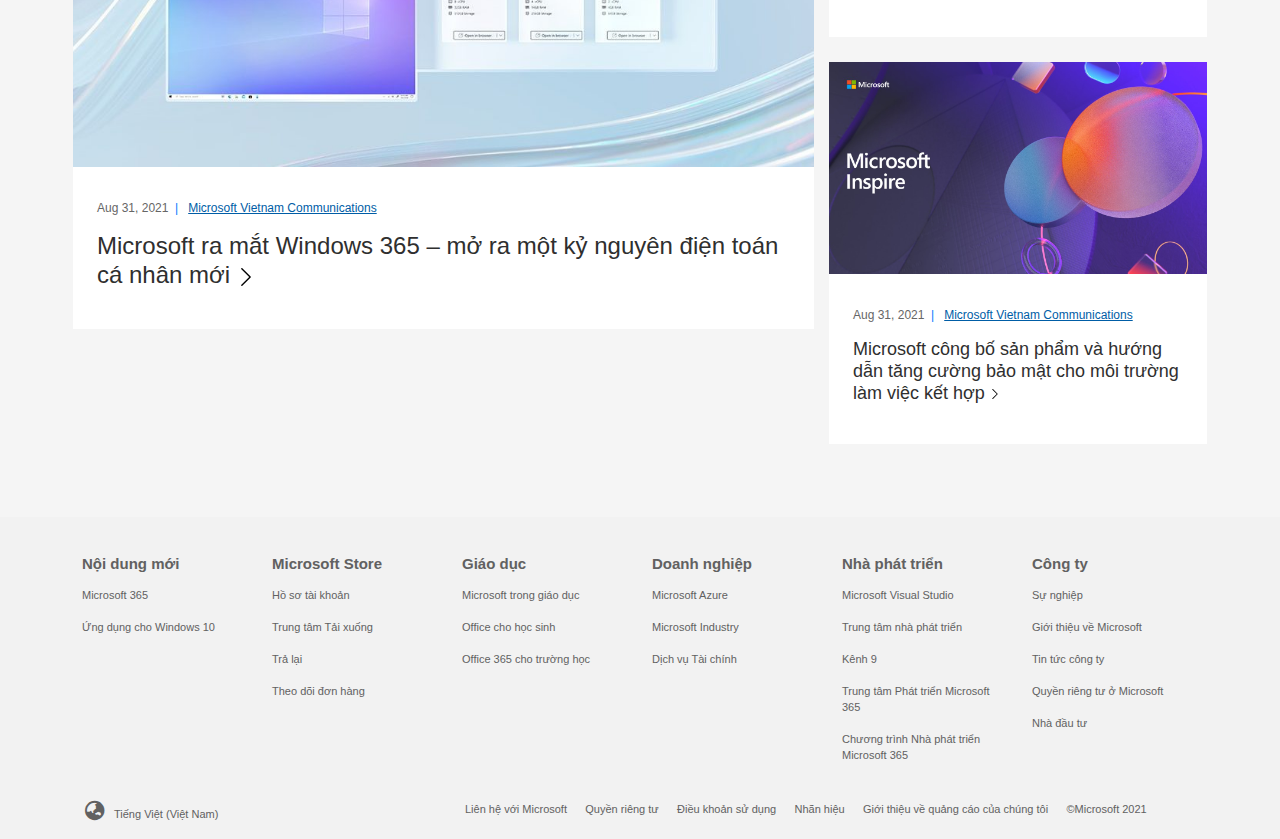
<file: news.html>
<!DOCTYPE html>
<html lang="vi">

<head>
    <meta charset="UTF-8" />
    <meta http-equiv="X-UA-Compatible" content="IE=edge" />
    <meta name="viewport" content="width=device-width, initial-scale=1.0" />
    <link rel="stylesheet" href="https://maxcdn.bootstrapcdn.com/bootstrap/4.5.2/css/bootstrap.min.css" />
    <script src="https://ajax.googleapis.com/ajax/libs/jquery/3.5.1/jquery.min.js"></script>
    <script src="https://cdnjs.cloudflare.com/ajax/libs/popper.js/1.16.0/umd/popper.min.js"></script>
    <script src="https://maxcdn.bootstrapcdn.com/bootstrap/4.5.2/js/bootstrap.min.js"></script>
    <link rel="stylesheet" href="https://cdnjs.cloudflare.com/ajax/libs/font-awesome/5.15.4/css/all.min.css"
        integrity="sha512-1ycn6IcaQQ40/MKBW2W4Rhis/DbILU74C1vSrLJxCq57o941Ym01SwNsOMqvEBFlcgUa6xLiPY/NS5R+E6ztJQ=="
        crossorigin="anonymous" referrerpolicy="no-referrer" />
    <link rel="shortcut icon" href="images/favicon.ico" type="image/x-icon" />
    <link rel="stylesheet" href="style.css" />
    <title>Trang Thông Tin – Trang Thông Tin</title>
</head>

<body style="background-color: #f5f5f5">
    <div class="container-fluid" style="background-color: #ffffff">
        <nav class="navbar navbar-expand-lg navbar-light bg-light">
            <a class="navbar-brand" href="index.html">
                <img src="images/logo.png" width="108" height="23" alt="" />
            </a>
            <button class="navbar-toggler" type="button" data-toggle="collapse" data-target="#navbarSupportedContent"
                aria-controls="navbarSupportedContent" aria-expanded="false" aria-label="Toggle navigation">
                <span class="navbar-toggler-icon"></span>
            </button>

            <div class="collapse navbar-collapse" id="navbarSupportedContent">
                <ul class="navbar-nav mr-auto">
                    <li class="c-show-pipe"></li>
                    <li class="nav-item">
                        <a class="nav-link" href="#" style="margin-left: 9px; font-size: 18px; font-weight: 600">Trang
                            chủ <span class="sr-only">(current)</span></a>
                    </li>
                    <li class="nav-item dropdown office365">
                        <a class="nav-link dropdown-toggle" href="#" id="navbardrop" data-toggle="dropdown">
                            Về Microsoft
                        </a>
                        <div class="dropdown-menu">
                            <a class="dropdown-item" href="#">Tổng quan</a>
                            <a class="dropdown-item" href="#">Dữ kiện</a>
                            <a class="dropdown-item" href="#">Tin tức</a>
                            <a class="dropdown-item" href="#">Vị trí Văn phòng</a>
                            <a class="dropdown-item" href="#">Thu mua</a>
                            <a class="dropdown-item" href="#">Pháp lý</a>
                            <a class="dropdown-item" href="#">Liên hệ với Chúng tôi</a>
                        </div>
                    </li>
                    <li class="nav-item dropdown office365">
                        <a class="nav-link dropdown-toggle" href="#" id="navbardrop" data-toggle="dropdown">
                            Sản phẩm
                        </a>
                        <div class="dropdown-menu">
                            <a class="dropdown-item" href="#">Tổng quan</a>
                            <a class="dropdown-item" href="#">Hội đồng quản trị</a>
                            <a class="dropdown-item" href="#">Lãnh đạo Cấp cao</a>
                            <a class="dropdown-item" href="#">Câu chuyện</a>
                            <a class="dropdown-item" href="#">Mạng lưới Cựu sinh viên</a>
                        </div>
                    </li>
                    <li class="nav-item dropdown office365">
                        <a class="nav-link dropdown-toggle" href="#" id="navbardrop" data-toggle="dropdown">
                            Cộng đồng
                        </a>
                        <div class="dropdown-menu">
                            <a class="dropdown-item" href="#">Tổng quan</a>
                            <a class="dropdown-item" href="#">đổi mới</a>
                            <a class="dropdown-item" href="#">Tính đa dạng & Hòa nhập</a>
                            <a class="dropdown-item" href="#">Trách nhiệm xã hội của công ty</a>
                            <a class="dropdown-item" href="#">AI</a>
                            <a class="dropdown-item" href="#">Điện toán Đáng tin cậy</a>
                        </div>
                    </li>
                    <li class="nav-item dropdown office365">
                        <a class="nav-link dropdown-toggle" href="#" id="navbardrop" data-toggle="dropdown">
                            Thông tin Báo chí
                        </a>
                        <div class="dropdown-menu">
                            <a class="dropdown-item" href="#">Tổng quan</a>
                            <a class="dropdown-item" href="#">đổi mới</a>
                            <a class="dropdown-item" href="#">Tính đa dạng & Hòa nhập</a>
                            <a class="dropdown-item" href="#">Trách nhiệm xã hội của công ty</a>
                            <a class="dropdown-item" href="#">AI</a>
                            <a class="dropdown-item" href="#">Điện toán Đáng tin cậy</a>
                        </div>
                    </li>
                </ul>
                <form class="my-2 my-lg-0">
                    <ul class="navbar-nav mr-auto">
                        <li class="nav-item menu__item">
                            <a class="nav-link" href="#">Tất cả Microsoft <i
                                    class="fas fa-angle-down arrowdow"></i><span class="sr-only">(current)</span></a>
                            <div class="menu__child">
                                <div class="menu__child-item">
                                    <span class="menuheading">Phần mềm</span>
                                    <ul class="menu__child-list">
                                        <li><a href="">Ứng dụng cho Windows</a></li>
                                        <li><a href="">Outlook</a></li>
                                        <li><a href="">Microsoft Teams</a></li>
                                    </ul>
                                </div>
                                <div class="menu__child-item">
                                    <span class="menuheading">Máy tính và các thiết bị</span>
                                    <ul class="menu__child-list">
                                        <li><a href="">Mua Xbox</a></li>
                                        <li><a href="">Phụ kiện máy tính</a></li>
                                    </ul>
                                </div>
                                <div class="menu__child-item">
                                    <span class="menuheading">Giải trí</span>
                                    <ul class="menu__child-list">
                                        <li><a href="">Trò chơi trên PC</a></li>
                                        <li><a href="">Trò chơi trên Windows</a></li>
                                    </ul>
                                </div>
                                <div class="menu__child-item">
                                    <span class="menuheading">Kinh doanh</span>
                                    <ul class="menu__child-list">
                                        <li><a href="">Microsoft 365</a></li>
                                        <li><a href="">Windows 365</a></li>
                                        <li><a href="">Microsoft Industry</a></li>
                                        <li><a href="">Microsoft Advertising</a></li>
                                    </ul>
                                </div>
                                <div class="menu__child-item">
                                    <span class="menuheading">Developer & IT</span>
                                    <ul class="menu__child-list">
                                        <li><a href="">.NET</a></li>
                                        <li><a href="">Windows Server</a></li>
                                        <li><a href="">Windows Dev Center</a></li>
                                        <li><a href="">Tài liệu</a></li>
                                        <li><a href="">Power Platform</a></li>
                                    </ul>
                                </div>
                                <div class="menu__child-item">
                                    <span class="menuheading">Khác</span>
                                    <ul class="menu__child-list">
                                        <li><a href="">Bản tải xuống và bảo mật miễn phí</a></li>
                                        <li><a href="">Giáo dục</a></li>
                                        <li><a href="">Licensing</a></li>
                                    </ul>
                                </div>
                            </div>
                        </li>
                        <li class="nav-item">
                            <a class="nav-link" href="#"><i class="fas fa-search fa-flip-horizontal fa-lg"
                                    style="color: #262626; margin-right: 7px"></i>
                                <span class="sr-only">(current)</span></a>
                        </li>
                        <li class="nav-item">
                            <a class="nav-usericon" href="#"><i class="fas fa-user-plus" style="
                      color: #7c7c7c;
                      border: 1px solid;
                      padding: 7px 5px;
                      border-radius: 50%;
                      margin-top: 2px;
                    "></i>
                                <span class="sr-only">(current)</span></a>
                        </li>
                    </ul>
                </form>
            </div>
        </nav>
    </div>

    <div class="container-fluid" style="margin-top: 35px">
        <div class="row">
            <div class="col-lg-8 col-md-8 col-sm-12 col-12" style="padding: 0; padding-right: 15px;">
                <h2 style="font-size: 20px; font-weight: 400">Nổi bật</h2>
                <div class="col-12" style="padding: 0; margin-bottom: 25px;">
                    <a href="news-detail.html">
                        <img src="images/Picture1.webp" alt="" width="100%" />
                        <div class="m-preview-content">
                            <p class="c-meta-text">
                                <span>Aug 31, 2021</span> &nbsp;|&nbsp;&nbsp;
                                <a href="https://news.microsoft.com/vi-vn/author/linhlinh/"
                                    class="c-hyperlink">Microsoft Vietnam Communications</a>
                            </p>
                            <a href="news-detail.html" class="f-post-link">
                                <h3 style="font-size: 24px; font-weight: 500">
                                    Windows 11 sẽ chính thức ra mắt vào ngày 5 tháng 10 <img src="images/next.svg"
                                        alt="" height="18" />
                                </h3>
                            </a>
                        </div>
                    </a>
                </div>
                <div class="col-12" style="padding: 0; margin-bottom: 25px;">
                    <a href="#">
                        <img src="images/Photo-5-960x540.png" alt="" width="100%" />
                        <div class="m-preview-content">
                            <p class="c-meta-text">
                                <span>Aug 31, 2021</span> &nbsp;|&nbsp;&nbsp;
                                <a href="https://news.microsoft.com/vi-vn/author/linhlinh/"
                                    class="c-hyperlink">Microsoft Vietnam Communications</a>
                            </p>
                            <a href="#" class="f-post-link">
                                <h3 style="font-size: 24px; font-weight: 500">
                                    Microsoft và IOM hợp tác ra mắt nền tảng học trực tuyến Công dân
                                    số <img src="images/next.svg" alt="" height="18" />
                                </h3>
                            </a>
                        </div>
                    </a>
                </div>
                <div class="col-12" style="padding: 0; margin-bottom: 25px;">
                    <a href="#">
                        <img src="images/Picture4-960x540.jpg" alt="" width="100%" />
                        <div class="m-preview-content">
                            <p class="c-meta-text">
                                <span>Aug 31, 2021</span> &nbsp;|&nbsp;&nbsp;
                                <a href="https://news.microsoft.com/vi-vn/author/linhlinh/"
                                    class="c-hyperlink">Microsoft Vietnam Communications</a>
                            </p>
                            <a href="#" class="f-post-link">
                                <h3 style="font-size: 24px; font-weight: 500">
                                    Microsoft ra mắt Windows 365 – mở ra một kỷ nguyên điện toán cá
                                    nhân mới <img src="images/next.svg" alt="" height="18" />
                                </h3>
                            </a>
                        </div>
                    </a>
                </div>
            </div>
            <div class="col-lg-4 col-md-4 col-sm-12 col-12" style="padding: 0;">
                <h2 style="font-size: 20px; font-weight: 400">Xem thêm</h2>
                <div class="col-12" style="padding: 0; margin-bottom: 25px;">
                    <a href="#">
                        <img src="images/Windows-11-Bloom-Screensaver-Dark-1000x562-1-960x540.jpg" alt=""
                            width="100%" />
                        <div class="m-preview-content">
                            <p class="c-meta-text">
                                <span>Aug 31, 2021</span> &nbsp;|&nbsp;&nbsp;
                                <a href="https://news.microsoft.com/vi-vn/author/linhlinh/"
                                    class="c-hyperlink">Microsoft Vietnam Communications</a>
                            </p>
                            <a href="#" class="f-post-link">
                                <h3 style="font-size: 18px; font-weight: 500">Windows 11 nâng cao trải nghiệm thân thuộc
                                    cho người dùng <img src="images/next.svg" alt="" height="10" />
                                </h3>
                            </a>
                        </div>
                    </a>
                </div>
                <div class="col-12" style="padding: 0; margin-bottom: 25px;">
                    <a href="#">
                        <img src="images/Hero-Bloom-Logo-1000x563-1-960x540.jpg" alt="" width="100%" />
                        <div class="m-preview-content">
                            <p class="c-meta-text">
                                <span>Aug 31, 2021</span> &nbsp;|&nbsp;&nbsp;
                                <a href="https://news.microsoft.com/vi-vn/author/linhlinh/"
                                    class="c-hyperlink">Microsoft Vietnam Communications</a>
                            </p>
                            <a href="#" class="f-post-link">
                                <h3 style="font-size: 18px; font-weight: 500">Microsoft chính thức ra mắt Windows 11
                                    <img src="images/next.svg" alt="" height="10" />
                                </h3>
                            </a>
                        </div>
                    </a>
                </div>
                <div class="col-12" style="padding: 0; margin-bottom: 25px;">
                    <a href="#">
                        <img src="images/MS-Teams-960x540.jpg" alt="" width="100%" />
                        <div class="m-preview-content">
                            <p class="c-meta-text">
                                <span>Aug 31, 2021</span> &nbsp;|&nbsp;&nbsp;
                                <a href="https://news.microsoft.com/vi-vn/author/linhlinh/"
                                    class="c-hyperlink">Microsoft Vietnam Communications</a>
                            </p>
                            <a href="#" class="f-post-link">
                                <h3 style="font-size: 18px; font-weight: 500">Microsoft Teams miễn phí dành cho gia đình
                                    và bạn bè đã có mặt tại Việt Nam <img src="images/next.svg" alt="" height="10" />
                                </h3>
                            </a>
                        </div>
                    </a>
                </div>
                <div class="col-12" style="padding: 0; margin-bottom: 25px;">
                    <a href="#">
                        <img src="images/Build2021-960x540.png" alt="" width="100%" />
                        <div class="m-preview-content">
                            <p class="c-meta-text">
                                <span>Aug 31, 2021</span> &nbsp;|&nbsp;&nbsp;
                                <a href="https://news.microsoft.com/vi-vn/author/linhlinh/"
                                    class="c-hyperlink">Microsoft Vietnam Communications</a>
                            </p>
                            <a href="#" class="f-post-link">
                                <h3 style="font-size: 18px; font-weight: 500">
                                    Microsoft ❤ Lập trình viên – Microsoft Build 2021 <img src="images/next.svg" alt=""
                                        height="10" />
                                </h3>
                            </a>
                        </div>
                    </a>
                </div>
                <div class="col-12" style="padding: 0; margin-bottom: 25px;">
                    <a href="#">
                        <img src="images/Inspire-Imagery-.jpg" alt="" width="100%" />
                        <div class="m-preview-content">
                            <p class="c-meta-text">
                                <span>Aug 31, 2021</span> &nbsp;|&nbsp;&nbsp;
                                <a href="https://news.microsoft.com/vi-vn/author/linhlinh/"
                                    class="c-hyperlink">Microsoft Vietnam Communications</a>
                            </p>
                            <a href="#" class="f-post-link">
                                <h3 style="font-size: 18px; font-weight: 500">Microsoft công bố sản phẩm và hướng dẫn
                                    tăng cường bảo mật cho môi trường làm việc kết hợp <img src="images/next.svg" alt=""
                                        height="10" />
                                </h3>
                            </a>
                        </div>
                    </a>
                </div>
            </div>
        </div>
    </div>

    <div class="footer" style="margin-top: 48px; background-color: #f2f2f2">
        <div class="container" style="padding: 0">
            <div class="row" style="margin-left: 0; margin-right: 0">
                <div class="col-lg-2 col-md-4 col-sm-4 col-12 footer_col">
                    <div class="c-heading-4">Nội dung mới</div>
                    <a class="footer_row" href="">Microsoft 365</a>
                    <a class="footer_row" href="">Ứng dụng cho Windows 10</a>
                </div>
                <div class="col-lg-2 col-md-4 col-sm-4 col-12 footer_col">
                    <div class="c-heading-4">Microsoft Store</div>
                    <a class="footer_row" href="">Hồ sơ tài khoản</a>
                    <a class="footer_row" href="">Trung tâm Tải xuống</a>
                    <a class="footer_row" href="">Trả lại</a>
                    <a class="footer_row" href="">Theo dõi đơn hàng</a>
                </div>
                <div class="col-lg-2 col-md-4 col-sm-4 col-12 footer_col">
                    <div class="c-heading-4">Giáo dục</div>
                    <a class="footer_row" href="">Microsoft trong giáo dục</a>
                    <a class="footer_row" href="">Office cho học sinh</a>
                    <a class="footer_row" href="">Office 365 cho trường học</a>
                </div>
                <div class="col-lg-2 col-md-4 col-sm-4 col-12 footer_col">
                    <div class="c-heading-4">Doanh nghiệp</div>
                    <a class="footer_row" href="">Microsoft Azure</a>
                    <a class="footer_row" href="">Microsoft Industry</a>
                    <a class="footer_row" href="">Dịch vụ Tài chính</a>
                </div>
                <div class="col-lg-2 col-md-4 col-sm-4 col-12 footer_col">
                    <div class="c-heading-4">Nhà phát triển</div>
                    <a class="footer_row" href="">Microsoft Visual Studio</a>
                    <a class="footer_row" href="">Trung tâm nhà phát triển</a>
                    <a class="footer_row" href="">Kênh 9</a>
                    <a class="footer_row" href="">Trung tâm Phát triển Microsoft 365</a>
                    <a class="footer_row" href="">Chương trình Nhà phát triển Microsoft 365</a>
                </div>
                <div class="col-lg-2 col-md-4 col-sm-4 col-12 footer_col">
                    <div class="c-heading-4">Công ty</div>
                    <a class="footer_row" href="">Sự nghiệp</a>
                    <a class="footer_row" href="">Giới thiệu về Microsoft</a>
                    <a class="footer_row" href="">Tin tức công ty</a>
                    <a class="footer_row" href="">Quyền riêng tư ở Microsoft</a>
                    <a class="footer_row" href="">Nhà đầu tư</a>
                </div>
            </div>
            <div class="row">
                <div class="
              col-lg-4 col-md-12 col-sm-12 col-12
              footer_bottom-col footer_bottom
            ">
                    <i class="fas fa-globe-asia" style="font-size: 20px; margin-right: 10px"></i>Tiếng Việt (Việt Nam)
                </div>
                <div class="
              col-lg-8 col-md-12 col-sm-12 col-12
              footer_bottom-col footer_bottom
            ">
                    Liên hệ với Microsoft &nbsp;&nbsp;&nbsp;&nbsp; Quyền riêng tư
                    &nbsp;&nbsp;&nbsp;&nbsp; Điều khoản sử dụng &nbsp;&nbsp;&nbsp;&nbsp;
                    Nhãn hiệu &nbsp;&nbsp;&nbsp;&nbsp; Giới thiệu về quảng cáo của chúng
                    tôi &nbsp;&nbsp;&nbsp;&nbsp; ©Microsoft 2021
                </div>
            </div>
        </div>
    </div>
</body>

</html>
</file>
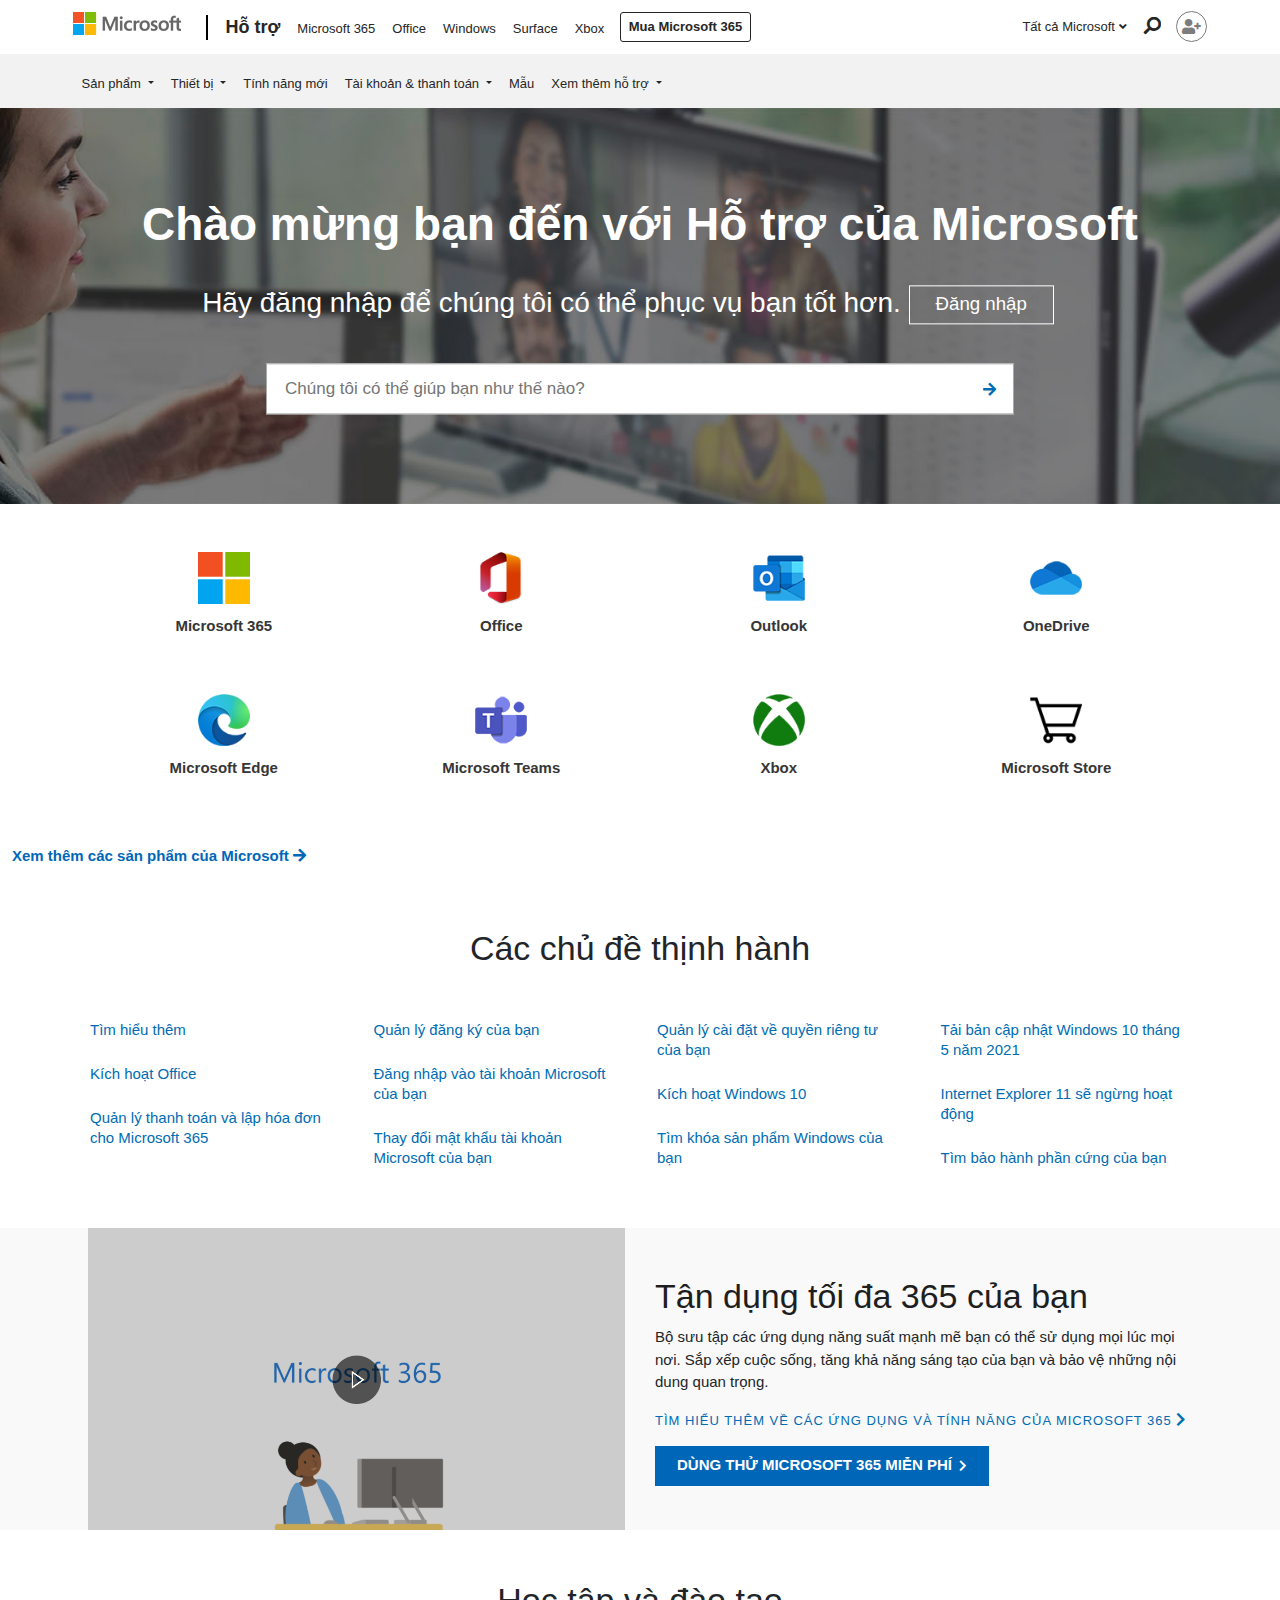
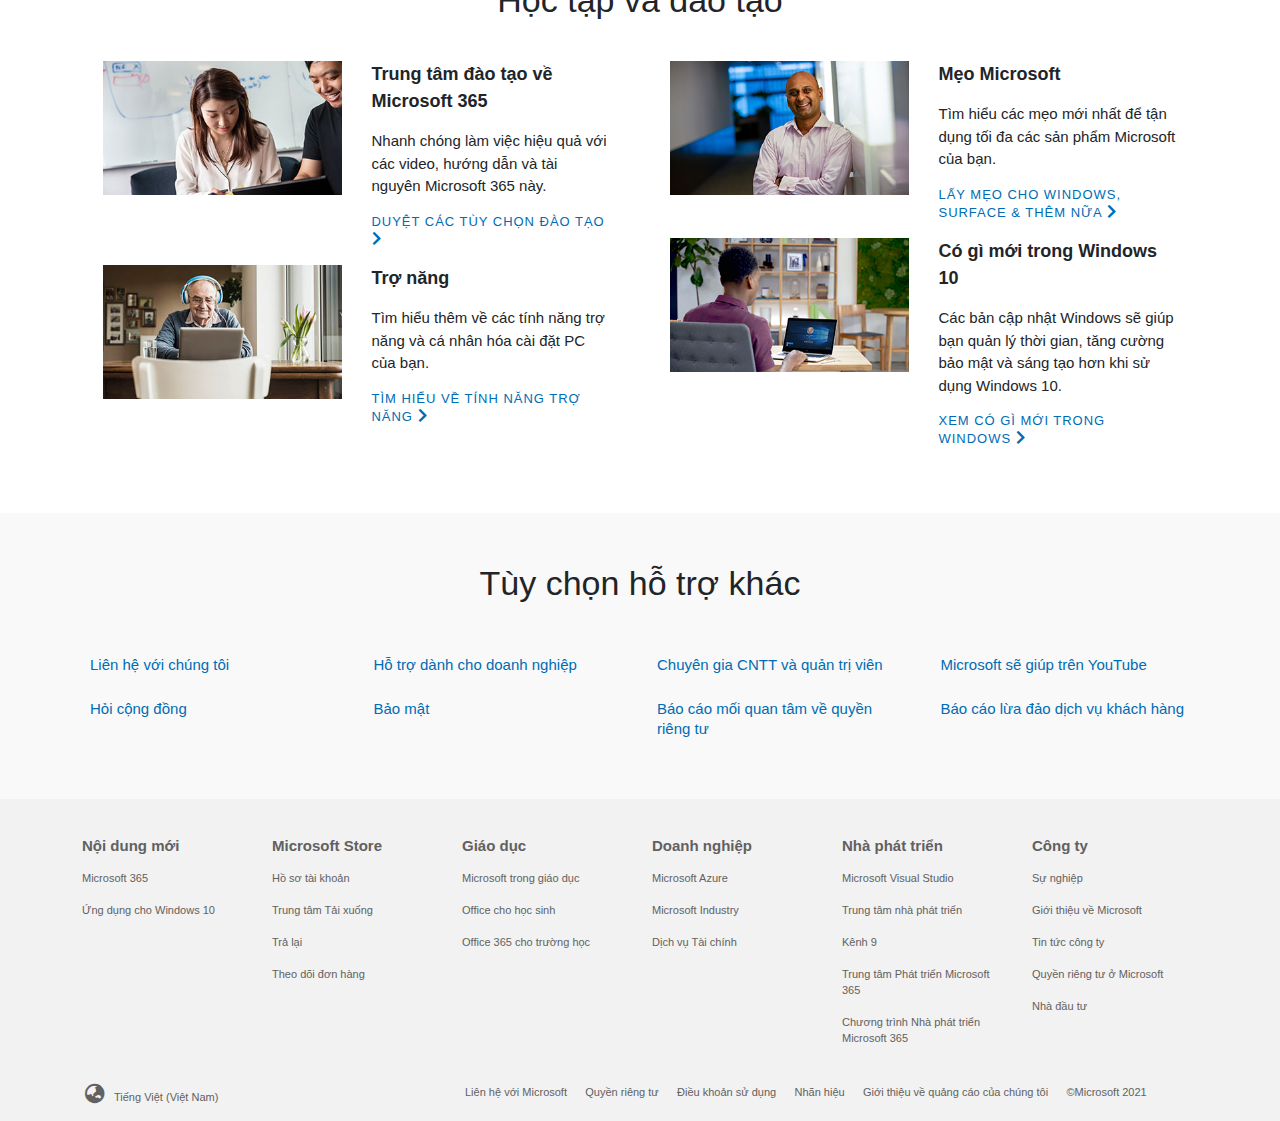
<file: support.html>
<!DOCTYPE html>
<html lang="vi">

<head>
    <meta charset="UTF-8">
    <meta http-equiv="X-UA-Compatible" content="IE=edge">
    <meta name="viewport" content="width=device-width, initial-scale=1.0">
    <link rel="stylesheet" href="https://maxcdn.bootstrapcdn.com/bootstrap/4.5.2/css/bootstrap.min.css">
    <script src="https://ajax.googleapis.com/ajax/libs/jquery/3.5.1/jquery.min.js"></script>
    <script src="https://cdnjs.cloudflare.com/ajax/libs/popper.js/1.16.0/umd/popper.min.js"></script>
    <script src="https://maxcdn.bootstrapcdn.com/bootstrap/4.5.2/js/bootstrap.min.js"></script>
    <link rel="stylesheet" href="https://cdnjs.cloudflare.com/ajax/libs/font-awesome/5.15.4/css/all.min.css"
        integrity="sha512-1ycn6IcaQQ40/MKBW2W4Rhis/DbILU74C1vSrLJxCq57o941Ym01SwNsOMqvEBFlcgUa6xLiPY/NS5R+E6ztJQ=="
        crossorigin="anonymous" referrerpolicy="no-referrer" />
    <link rel="shortcut icon" href="images/favicon.ico" type="image/x-icon">
    <link rel="stylesheet" href="style.css">
    <title>Hỗ trợ của Microsoft</title>
</head>

<body>
    <div class="container-fluid">
        <nav class="navbar navbar-expand-lg navbar-light bg-light">
            <a class="navbar-brand" href="index.html">
                <img src="images/logo.png" width="108" height="23" alt="">
            </a>
            <button class="navbar-toggler" type="button" data-toggle="collapse" data-target="#navbarSupportedContent"
                aria-controls="navbarSupportedContent" aria-expanded="false" aria-label="Toggle navigation">
                <span class="navbar-toggler-icon"></span>
            </button>

            <div class="collapse navbar-collapse" id="navbarSupportedContent">
                <ul class="navbar-nav mr-auto">
                    <li class=" c-show-pipe"></li>
                    <li class="nav-item">
                        <a class="nav-link" href="#" style="margin-left: 9px; font-size: 18px; font-weight: 600;">Hỗ
                            trợ <span class="sr-only">(current)</span></a>
                    </li>
                    <li class="nav-item office365">
                        <a class="nav-link" href="#">Microsoft 365 <span class="sr-only">(current)</span></a>
                    </li>
                    <li class="nav-item office365">
                        <a class="nav-link" href="#">Office <span class="sr-only">(current)</span></a>
                    </li>
                    <li class="nav-item office365">
                        <a class="nav-link" href="#">Windows <span class="sr-only">(current)</span></a>
                    </li>
                    <li class="nav-item office365">
                        <a class="nav-link" href="#">Surface </i><span class="sr-only">(current)</span></a>
                    </li>
                    <li class="nav-item office365">
                        <a class="nav-link" href="#">Xbox </i><span class="sr-only">(current)</span></a>
                    </li>
                    <li class="nav-item office365">
                        <a class="nav-link" href="#"
                            style="border: 1px solid; border-radius: 3px; padding: 4px 8px; margin: 2px 0 0 7px; font-weight: 600;">Mua
                            Microsoft 365 </i><span class="sr-only">(current)</span></a>
                    </li>
                </ul>
                <form class=" my-2 my-lg-0">
                    <ul class="navbar-nav mr-auto">
                        <li class="nav-item menu__item">
                            <a class="nav-link" href="#">Tất cả Microsoft <i
                                    class="fas fa-angle-down arrowdow"></i><span class="sr-only">(current)</span></a>
                            <div class="menu__child">
                                <div class="menu__child-item">
                                    <span class="menuheading">Phần mềm</span>
                                    <ul class="menu__child-list">
                                        <li><a href="">Ứng dụng cho Windows</a></li>
                                        <li><a href="">Outlook</a></li>
                                        <li><a href="">Microsoft Teams</a></li>
                                    </ul>
                                </div>
                                <div class="menu__child-item">
                                    <span class="menuheading">Máy tính và các thiết bị</span>
                                    <ul class="menu__child-list">
                                        <li><a href="">Mua Xbox</a></li>
                                        <li><a href="">Phụ kiện máy tính</a></li>
                                    </ul>
                                </div>
                                <div class="menu__child-item">
                                    <span class="menuheading">Giải trí</span>
                                    <ul class="menu__child-list">
                                        <li><a href="">Trò chơi trên PC</a></li>
                                        <li><a href="">Trò chơi trên Windows</a></li>
                                    </ul>
                                </div>
                                <div class="menu__child-item">
                                    <span class="menuheading">Kinh doanh</span>
                                    <ul class="menu__child-list">
                                        <li><a href="">Microsoft 365</a></li>
                                        <li><a href="">Windows 365</a></li>
                                        <li><a href="">Microsoft Industry</a></li>
                                        <li><a href="">Microsoft Advertising</a></li>
                                    </ul>
                                </div>
                                <div class="menu__child-item">
                                    <span class="menuheading">Developer & IT</span>
                                    <ul class="menu__child-list">
                                        <li><a href="">.NET</a></li>
                                        <li><a href="">Windows Server</a></li>
                                        <li><a href="">Windows Dev Center</a></li>
                                        <li><a href="">Tài liệu</a></li>
                                        <li><a href="">Power Platform</a></li>
                                    </ul>
                                </div>
                                <div class="menu__child-item">
                                    <span class="menuheading">Khác</span>
                                    <ul class="menu__child-list">
                                        <li><a href="">Bản tải xuống và bảo mật miễn phí</a></li>
                                        <li><a href="">Giáo dục</a></li>
                                        <li><a href="">Licensing</a></li>
                                    </ul>
                                </div>
                            </div>
                        </li>
                        <li class="nav-item">
                            <a class="nav-link" href="#"><i class="fas fa-search fa-flip-horizontal fa-lg"
                                    style="color: #262626; margin-right: 7px;"></i> <span
                                    class="sr-only">(current)</span></a>
                        </li>
                        <li class="nav-item">
                            <a class="nav-usericon" href="#"><i class="fas fa-user-plus "
                                    style="color: #7c7c7c; border: 1px solid; padding: 7px 5px; border-radius: 50%; margin-top: 2px;"></i>
                                <span class="sr-only">(current)</span></a>
                        </li>
                    </ul>
                </form>
            </div>
        </nav>
    </div>

    <div style="padding: 0; background-color: #f2f2f2;">
        <div class="container-fluid">
            <nav class="navbar navbar-expand-lg navbar-light">
                <button class="navbar-toggler" type="button" data-toggle="collapse"
                    data-target="#navbarSupportedContent" aria-controls="navbarSupportedContent" aria-expanded="false"
                    aria-label="Toggle navigation">
                    <span class="navbar-toggler-icon"></span>
                </button>
                <div class="collapse navbar-collapse" id="navbarSupportedContent">
                    <ul class="navbar-nav mr-auto">
                        <li class="nav-item dropdown office365">
                            <a class="nav-link dropdown-toggle" href="#" id="navbardrop" data-toggle="dropdown">
                                Sản phẩm
                            </a>
                            <div class="dropdown-menu">
                                <a class="dropdown-item" href="#">Microsoft 365</a>
                                <a class="dropdown-item" href="#">Office</a>
                                <a class="dropdown-item" href="#">Outlook</a>
                                <a class="dropdown-item" href="#">Microsoft Teams</a>
                                <a class="dropdown-item" href="#">OneDrive</a>
                                <a class="dropdown-item" href="#">OneNote</a>
                                <a class="dropdown-item" href="#">Windows</a>
                                <a class="dropdown-item" href="#">Microsoft Edge</a>
                                <a class="dropdown-item" href="#">xem thêm...</a>
                            </div>
                        </li>
                        <li class="nav-item dropdown office365">
                            <a class="nav-link dropdown-toggle" href="#" id="navbardrop" data-toggle="dropdown">
                                Thiết bị
                            </a>
                            <div class="dropdown-menu">
                                <a class="dropdown-item" href="#">Surface</a>
                                <a class="dropdown-item" href="#">Phụ kiện PC</a>
                                <a class="dropdown-item" href="#">Thiết bị di động</a>
                                <a class="dropdown-item" href="#">Xbox</a>
                                <a class="dropdown-item" href="#">HoloLens</a>
                                <a class="dropdown-item" href="#">Bảo hành phần cứng</a>
                            </div>
                        </li>
                        <li class="nav-item office365">
                            <a class="nav-link" href="#">Tính năng mới <span class="sr-only">(current)</span></a>
                        </li>
                        <li class="nav-item dropdown office365">
                            <a class="nav-link dropdown-toggle" href="#" id="navbardrop" data-toggle="dropdown">
                                Tài khoản &amp; thanh toán
                            </a>
                            <div class="dropdown-menu">
                                <a class="dropdown-item" href="#">Tài khoản</a>
                                <a class="dropdown-item" href="#">Lưu trữ &amp; thanh toán</a>
                            </div>
                        </li>
                        <li class="nav-item office365">
                            <a class="nav-link" href="#">Mẫu <span class="sr-only">(current)</span></a>
                        </li>
                        <li class="nav-item dropdown office365">
                            <a class="nav-link dropdown-toggle" href="#" id="navbardrop" data-toggle="dropdown">
                                Xem thêm hỗ trợ
                            </a>
                            <div class="dropdown-menu">
                                <a class="dropdown-item" href="#">Các diễn đàn cộng đồng</a>
                                <a class="dropdown-item" href="#">Quản trị viên Microsoft 365</a>
                                <a class="dropdown-item" href="#">Quản trị viên Doanh nghiệp Nhỏ</a>
                                <a class="dropdown-item" href="#">Nhà phát triển</a>
                                <a class="dropdown-item" href="#">Giáo dục</a>
                                <a class="dropdown-item" href="#">Báo cáo lừa đảo hỗ trợ</a>
                            </div>
                        </li>
                    </ul>
                </div>
            </nav>
        </div>
    </div>

    <div class="container-fluid r1">
        <div class="col-lg-12 col-md-12 col-sm-12 r1">
            <img src="images/smc-hero.jpg" alt="" width="100%" height="396px" style="object-fit: cover;">
            <div class="text-block365 r1 col-12">
                <h1 class="c-heading365" style="color: #fff; margin-bottom: 30px;">Chào mừng bạn đến với Hỗ trợ của
                    Microsoft</h1>
                <p class="heroSignIn">Hãy đăng nhập để chúng tôi có thể phục vụ bạn tốt hơn. <a class="signInButton"
                        href="#">Đăng nhập</a></p>
                <div class="c-group">
                    <form action="" style="max-width: 748px; margin: auto; position: relative;">
                        <input type="text" placeholder="Chúng tôi có thể giúp bạn như thế nào?"
                            class="supHomeAndLandingPageSearchBox">
                        <button class="supHomeAndLandingPageSearchButton" type="submit" title="Tìm kiếm">
                            <span class="supHomeAndLandingPageSearchIcon"><i class="fas fa-arrow-right"></i></span>
                        </button>
                    </form>
                </div>
            </div>
        </div>
    </div>

    <div class="container" style="margin-top: 48px">
        <div class="row" style="text-align: center;">
            <div class="col-lg-3 col-md-6 col-sm-12 col-12">
                <img src="images/microsoft365.64x64.svg" alt="" width="52px" />
                <h3 class="c-heading supHomeAndLandingPageIconTitle">Microsoft 365</h3>
            </div>
            <div class="col-lg-3 col-md-6 col-sm-12 col-12">
                <img src="images/office.64x64x32.png" alt="" width="52px" />
                <h3 class="c-heading supHomeAndLandingPageIconTitle">Office</h3>
            </div>
            <div class="col-lg-3 col-md-6 col-sm-12 col-12">
                <img src="images/outlook.64x64x32.png" alt="" width="52px" />
                <h3 class="c-heading supHomeAndLandingPageIconTitle">Outlook</h3>
            </div>
            <div class="col-lg-3 col-md-6 col-sm-12 col-12">
                <img src="images/onedrive.64x64x32.png" alt="" width="52px" />
                <h3 class="c-heading supHomeAndLandingPageIconTitle">OneDrive</h3>
            </div>
        </div>
    </div>

    <div class="container" style="margin-top: 48px; margin-bottom: 48px;">
        <div class="row" style="text-align: center;">
            <div class="col-lg-3 col-md-6 col-sm-12 col-12">
                <img src="images/microsoft-edge.64x64x32.png" alt="" width="52px" />
                <h3 class="c-heading supHomeAndLandingPageIconTitle">Microsoft Edge</h3>
            </div>
            <div class="col-lg-3 col-md-6 col-sm-12 col-12">
                <img src="images/teams.64x64x32.png" alt="" width="52px" />
                <h3 class="c-heading supHomeAndLandingPageIconTitle">Microsoft Teams</h3>
            </div>
            <div class="col-lg-3 col-md-6 col-sm-12 col-12">
                <img src="images/xbox.64x64x32.png" alt="" width="52px" />
                <h3 class="c-heading supHomeAndLandingPageIconTitle">Xbox</h3>
            </div>
            <div class="col-lg-3 col-md-6 col-sm-12 col-12">
                <img src="images/shoppingcart.64x64x32.png" alt="" width="52px" />
                <h3 class="c-heading supHomeAndLandingPageIconTitle">Microsoft Store</h3>
            </div>
        </div>
    </div>

    <div class="row">
        <a class="c-call-to-action1" href="">
            <span style="margin-left: 10px;">Xem thêm các sản phẩm của Microsoft <i
                    class="fas fa-arrow-right"></i></span>
        </a>
    </div>

    <div class=" r2 text-center">
        <h2 class="c-heading-3">Các chủ đề thịnh hành</h2>
    </div>

    <div class="container-fluid">
        <div class="row">
            <div class="col-lg-3 col-md-6 col-sm-12 col-12 ">
                <a class="c-call-to-actions" href="">
                    <span>Tìm hiểu thêm</span>
                </a>
                <a class="c-call-to-actions" href="">
                    <span>Kích hoạt Office</span>
                </a>
                <a class="c-call-to-actions" href="">
                    <span>Quản lý thanh toán và lập hóa đơn cho Microsoft 365</span>
                </a>
            </div>
            <div class="col-lg-3 col-md-6 col-sm-12 col-12 ">
                <a class="c-call-to-actions" href="">
                    <span>Quản lý đăng ký của bạn</span>
                </a>
                <a class="c-call-to-actions" href="">
                    <span>Đăng nhập vào tài khoản Microsoft của bạn</span>
                </a>
                <a class="c-call-to-actions" href="">
                    <span>Thay đổi mật khẩu tài khoản Microsoft của bạn</span>
                </a>
            </div>
            <div class="col-lg-3 col-md-6 col-sm-12 col-12 ">
                <a class="c-call-to-actions" href="">
                    <span>Quản lý cài đặt về quyền riêng tư của bạn</span>
                </a>
                <a class="c-call-to-actions" href="">
                    <span>Kích hoạt Windows 10</span>
                </a>
                <a class="c-call-to-actions" href="">
                    <span>Tìm khóa sản phẩm Windows của bạn</span>
                </a>
            </div>
            <div class="col-lg-3 col-md-6 col-sm-12 col-12 ">
                <a class="c-call-to-actions" href="">
                    <span>Tải bản cập nhật Windows 10 tháng 5 năm 2021</span>
                </a>
                <a class="c-call-to-actions" href="">
                    <span>Internet Explorer 11 sẽ ngừng hoạt động</span>
                </a>
                <a class="c-call-to-actions" href="">
                    <span>Tìm bảo hành phần cứng của bạn</span>
                </a>
            </div>
        </div>
    </div>

    <div class="container-fluid" style="margin-top: 48px; background-color: #f9f9f9;">
        <div class="row" style="align-items: center;">
            <div class="col-lg-6 col-md-6 col-sm-12 col-12">
                <img src="images/2021-09-05_235652.png" alt="" width="100%">
            </div>
            <div class="col-lg-6 col-md-6 col-sm-12 col-12">
                <h2 style="font-weight: 300; font-size: 34px; line-height: 46px; color: #1e1e1e;">Tận dụng tối đa 365
                    của bạn</h2>
                <p>Bộ sưu tập các ứng dụng năng suất mạnh mẽ bạn có thể sử dụng mọi lúc mọi nơi. Sắp xếp cuộc sống, tăng
                    khả năng sáng tạo của bạn và bảo vệ những nội dung quan trọng.</p>
                <p><a href="#" target="_blank" class="supHomeAndLandingPageCTA">TÌM HIỂU THÊM VỀ CÁC ỨNG DỤNG VÀ TÍNH
                        NĂNG CỦA MICROSOFT 365 <i class="fas fa-chevron-right"></i></a></p>
                <a href="#" class="c-call-to-action" style="background-color: #0067b8;">DÙNG THỬ MICROSOFT 365 MIỄN PHÍ
                    <i class="fas fa-chevron-right arrow"></i></a>
            </div>
        </div>
    </div>

    <div class="container-fluid">
        <div class=" r2 text-center">
            <h2 class="c-heading-3">Học tập và đào tạo
            </h2>
        </div>
        <div class="row">
            <div class="col-lg-6 col-md-6 col-sm-12 col-12">
                <div class="row">
                    <div class="col-6">
                        <img src="images/e8353844-a8a1-4be1-8fca-18c6281bfb14.jpg" alt="" width="100%">
                    </div>
                    <div class="col-6">
                        <p><b class="ocpLegacyBold">Trung tâm đào tạo về Microsoft 365</b></p>
                        <p>Nhanh chóng làm việc hiệu quả với các video, hướng dẫn và tài nguyên Microsoft 365 này.</p>
                        <p><a href="https://support.microsoft.com/training" target="_blank"
                                class="supHomeAndLandingPageCTA">DUYỆT CÁC TÙY CHỌN ĐÀO TẠO <i
                                    class="fas fa-chevron-right"></i></a></p>
                    </div>
                </div>
                <div class="row">
                    <div class="col-6">
                        <img src="images/0c32de74-aabe-4cbe-8438-81fde48ce460.jpg" alt="" width="100%">
                    </div>
                    <div class="col-6">
                        <p><b class="ocpLegacyBold">Trợ năng</b></p>
                        <p>Tìm hiểu thêm về các tính năng trợ năng và cá nhân hóa cài đặt PC của bạn.</p>
                        <p><a href="https://support.microsoft.com/training" target="_blank"
                                class="supHomeAndLandingPageCTA">TÌM HIỂU VỀ TÍNH NĂNG TRỢ NĂNG <i
                                    class="fas fa-chevron-right"></i></a></p>
                    </div>
                </div>
            </div>
            <div class="col-lg-6 col-md-6 col-sm-12 col-12">
                <div class="row">
                    <div class="col-6">
                        <img src="images/a5fbc181-668c-4909-9702-6bdcbc033ef7.jpg" alt="" width="100%">
                    </div>
                    <div class="col-6">
                        <p><b class="ocpLegacyBold">Mẹo Microsoft</b></p>
                        <p>Tìm hiểu các mẹo mới nhất để tận dụng tối đa các sản phẩm Microsoft của bạn.</p>
                        <p><a href="https://support.microsoft.com/training" target="_blank"
                                class="supHomeAndLandingPageCTA">LẤY MẸO CHO WINDOWS, SURFACE & THÊM NỮA <i
                                    class="fas fa-chevron-right"></i></a></p>
                    </div>
                </div>
                <div class="row">
                    <div class="col-6">
                        <img src="images/b359483c-b210-42fa-bc2d-da8b9a9b5fd6.jpg" alt="" width="100%">
                    </div>
                    <div class="col-6">
                        <p><b class="ocpLegacyBold">Có gì mới trong Windows 10</b></p>
                        <p>Các bản cập nhật Windows sẽ giúp bạn quản lý thời gian, tăng cường bảo mật và sáng tạo hơn
                            khi sử dụng Windows 10.</p>
                        <p><a href="https://support.microsoft.com/training" target="_blank"
                                class="supHomeAndLandingPageCTA">XEM CÓ GÌ MỚI TRONG WINDOWS <i
                                    class="fas fa-chevron-right"></i></a></p>
                    </div>
                </div>
            </div>
        </div>
    </div>

    <div class="container-fluid" style="background-color: #f9f9f9; margin-top: 48px; padding-bottom: 48px;">
        <div class=" r2 text-center">
            <h2 class="c-heading-3">Tùy chọn hỗ trợ khác
            </h2>
        </div>
        <div class="row">
            <div class="col-lg-3 col-md-6 col-sm-12 col-12 ">
                <a class="c-call-to-actions" href="">
                    <span>Liên hệ với chúng tôi</span>
                </a>
                <a class="c-call-to-actions" href="">
                    <span>Hỏi cộng đồng</span>
                </a>
            </div>
            <div class="col-lg-3 col-md-6 col-sm-12 col-12 ">
                <a class="c-call-to-actions" href="">
                    <span>Hỗ trợ dành cho doanh nghiệp</span>
                </a>
                <a class="c-call-to-actions" href="">
                    <span>Bảo mật</span>
                </a>
            </div>
            <div class="col-lg-3 col-md-6 col-sm-12 col-12 ">
                <a class="c-call-to-actions" href="">
                    <span>Chuyên gia CNTT và quản trị viên</span>
                </a>
                <a class="c-call-to-actions" href="">
                    <span>Báo cáo mối quan tâm về quyền riêng tư</span>
                </a>
            </div>
            <div class="col-lg-3 col-md-6 col-sm-12 col-12 ">
                <a class="c-call-to-actions" href="">
                    <span>Microsoft sẽ giúp trên YouTube</span>
                </a>
                <a class="c-call-to-actions" href="">
                    <span>Báo cáo lừa đảo dịch vụ khách hàng</span>
                </a>
            </div>
        </div>
    </div>

    <div class="footer" style="margin-top: 0;">
        <div class="container" style="padding: 0;">
            <div class="row" style="margin-left: 0; margin-right: 0;">
                <div class="col-lg-2 col-md-4 col-sm-4 col-12 footer_col">
                    <div class="c-heading-4">Nội dung mới</div>
                    <a class="footer_row" href="">Microsoft 365</a>
                    <a class="footer_row" href="">Ứng dụng cho Windows 10</a>
                </div>
                <div class="col-lg-2 col-md-4 col-sm-4 col-12 footer_col">
                    <div class="c-heading-4">Microsoft Store</div>
                    <a class="footer_row" href="">Hồ sơ tài khoản</a>
                    <a class="footer_row" href="">Trung tâm Tải xuống</a>
                    <a class="footer_row" href="">Trả lại</a>
                    <a class="footer_row" href="">Theo dõi đơn hàng</a>
                </div>
                <div class="col-lg-2 col-md-4 col-sm-4 col-12 footer_col">
                    <div class="c-heading-4">Giáo dục</div>
                    <a class="footer_row" href="">Microsoft trong giáo dục</a>
                    <a class="footer_row" href="">Office cho học sinh</a>
                    <a class="footer_row" href="">Office 365 cho trường học</a>
                </div>
                <div class="col-lg-2 col-md-4 col-sm-4 col-12 footer_col">
                    <div class="c-heading-4">Doanh nghiệp</div>
                    <a class="footer_row" href="">Microsoft Azure</a>
                    <a class="footer_row" href="">Microsoft Industry</a>
                    <a class="footer_row" href="">Dịch vụ Tài chính</a>
                </div>
                <div class="col-lg-2 col-md-4 col-sm-4 col-12 footer_col">
                    <div class="c-heading-4">Nhà phát triển</div>
                    <a class="footer_row" href="">Microsoft Visual Studio</a>
                    <a class="footer_row" href="">Trung tâm nhà phát triển</a>
                    <a class="footer_row" href="">Kênh 9</a>
                    <a class="footer_row" href="">Trung tâm Phát triển Microsoft 365</a>
                    <a class="footer_row" href="">Chương trình Nhà phát triển Microsoft 365</a>
                </div>
                <div class="col-lg-2 col-md-4 col-sm-4 col-12 footer_col">
                    <div class="c-heading-4">Công ty</div>
                    <a class="footer_row" href="">Sự nghiệp</a>
                    <a class="footer_row" href="">Giới thiệu về Microsoft</a>
                    <a class="footer_row" href="">Tin tức công ty</a>
                    <a class="footer_row" href="">Quyền riêng tư ở Microsoft</a>
                    <a class="footer_row" href="">Nhà đầu tư</a>
                </div>
            </div>
            <div class="row">
                <div class="col-lg-4 col-md-12 col-sm-12 col-12 footer_bottom-col footer_bottom">
                    <i class="fas fa-globe-asia" style="font-size: 20px; margin-right: 10px;"></i>Tiếng Việt (Việt Nam)
                </div>
                <div class="col-lg-8 col-md-12 col-sm-12 col-12 footer_bottom-col footer_bottom">
                    Liên hệ với Microsoft &nbsp;&nbsp;&nbsp;&nbsp; Quyền riêng tư &nbsp;&nbsp;&nbsp;&nbsp; Điều khoản sử
                    dụng &nbsp;&nbsp;&nbsp;&nbsp; Nhãn hiệu &nbsp;&nbsp;&nbsp;&nbsp; Giới thiệu về quảng cáo của chúng
                    tôi &nbsp;&nbsp;&nbsp;&nbsp; ©Microsoft 2021
                </div>
            </div>
        </div>
    </div>

</body>

</html>
</file>
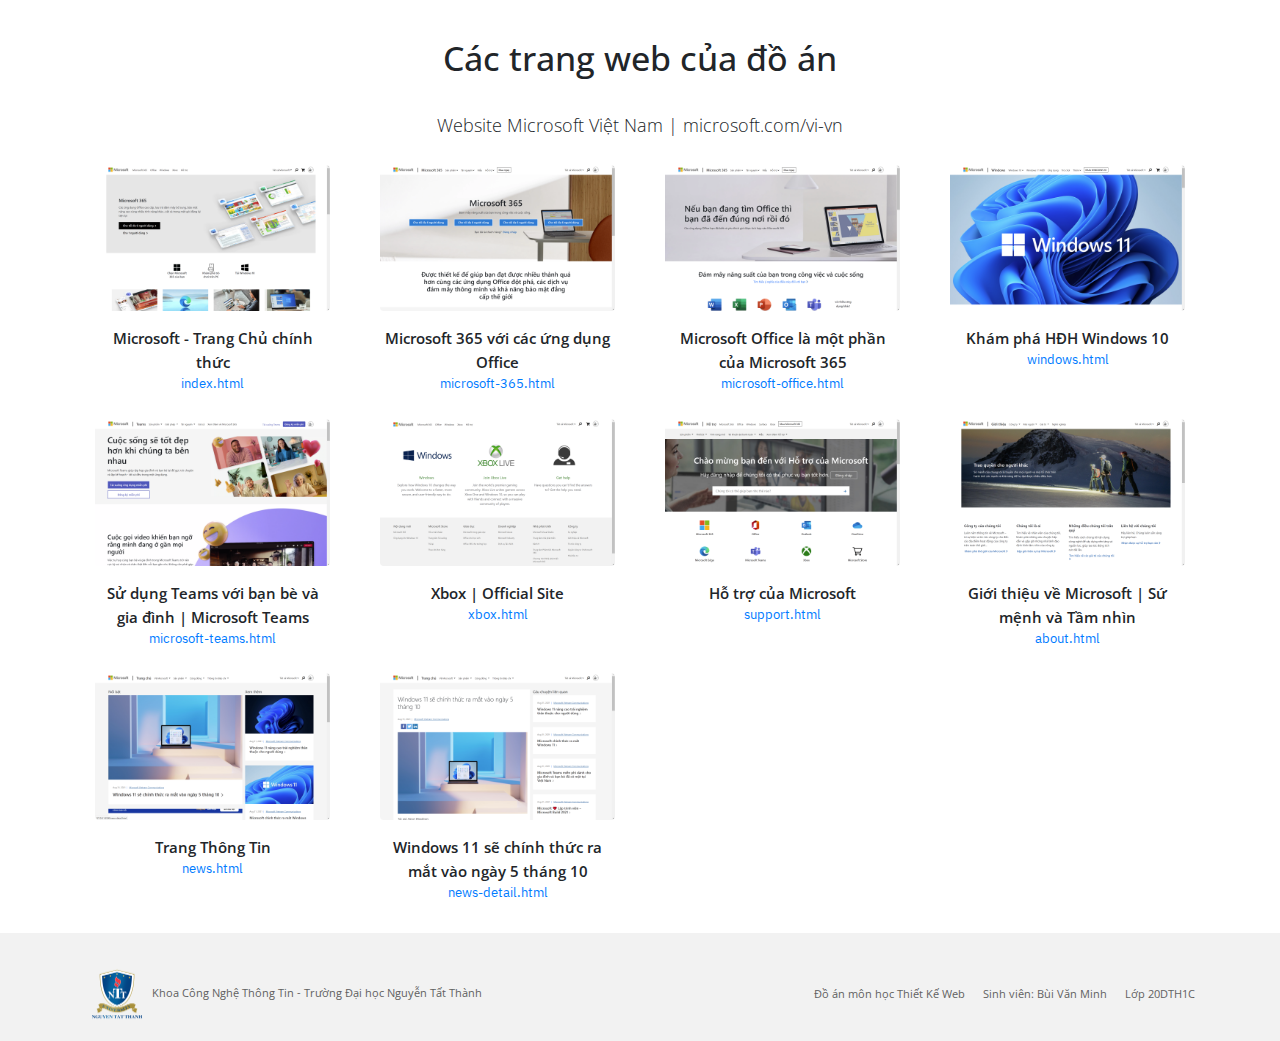
<file: ToC.html>
<!DOCTYPE html>
<html lang="vi">

<head>
    <meta charset="UTF-8">
    <meta http-equiv="X-UA-Compatible" content="IE=edge">
    <meta name="viewport" content="width=device-width, initial-scale=1.0">
    <link rel="stylesheet" href="https://maxcdn.bootstrapcdn.com/bootstrap/4.5.2/css/bootstrap.min.css" />
    <script src="https://ajax.googleapis.com/ajax/libs/jquery/3.5.1/jquery.min.js"></script>
    <script src="https://cdnjs.cloudflare.com/ajax/libs/popper.js/1.16.0/umd/popper.min.js"></script>
    <script src="https://maxcdn.bootstrapcdn.com/bootstrap/4.5.2/js/bootstrap.min.js"></script>
    <link rel="stylesheet" href="https://cdnjs.cloudflare.com/ajax/libs/font-awesome/5.15.4/css/all.min.css"
        integrity="sha512-1ycn6IcaQQ40/MKBW2W4Rhis/DbILU74C1vSrLJxCq57o941Ym01SwNsOMqvEBFlcgUa6xLiPY/NS5R+E6ztJQ=="
        crossorigin="anonymous" referrerpolicy="no-referrer" />
    <link rel="shortcut icon" href="images/favicon.ico" type="image/x-icon" />
    <link rel="stylesheet" href="style.css" />
    <style>
        @import url('https://fonts.googleapis.com/css2?family=Open+Sans&display=swap');
        @import url('https://fonts.googleapis.com/css2?family=IBM+Plex+Sans+Arabic&display=swap');

        body {
            font-family: 'Open Sans', sans-serif;
        }
    </style>
    <title>Mục lục</title>
</head>

<body>
    <div class="container-fluid" style="text-align: center;">
        <h1 class="c-heading-2">Các trang web của đồ án</h1>
        <p class="c-paragraph-2">Website Microsoft Việt Nam | microsoft.com/vi-vn</p>
    </div>

    <div class="container text-center" style="padding-left: 0; padding-right: 0;">
        <div class="row">
            <div class="col-lg-3 col-md-6 col-sm-12 col-12">
                <a href="index.html" target="_blank" class="ToC">
                    <img class="ToC_img" src="images/ToC/index.png" alt="" width="100%" />
                    <h3 class="ToC_heading">Microsoft - Trang Chủ chính thức</h3>
                    <p style="font-family: 'IBM Plex Sans Arabic', sans-serif; margin-bottom: 0; font-size: 13px;">
                        index.html</p>
                </a>
            </div>
            <div class="col-lg-3 col-md-6 col-sm-12 col-12 ">
                <a href="microsoft-365.html" target="_blank" class="ToC">
                    <img class="ToC_img" src="images/ToC/ms365.png" alt="" width="100%" />
                    <h3 class="ToC_heading">Microsoft 365 với các ứng dụng Office</h3>
                    <p
                        style=" font-family: 'IBM Plex Sans Arabic', sans-serif; margin-bottom: 0; font-size: 13px; margin-bottom: 0;">
                        microsoft-365.html</p>
                </a>
            </div>
            <div class="col-lg-3 col-md-6 col-sm-12 col-12 ">
                <a href="microsoft-office.html" target="_blank" class="ToC">
                    <img class="ToC_img" src="images/ToC/office.png" alt="" width="100%" />
                    <h3 class="ToC_heading">Microsoft Office là một phần của Microsoft 365</h3>
                    <p
                        style=" font-family: 'IBM Plex Sans Arabic', sans-serif; margin-bottom: 0; font-size: 13px; margin-bottom: 0;">
                        microsoft-office.html</p>
                </a>
            </div>
            <div class="col-lg-3 col-md-6 col-sm-12 col-12 ">
                <a href="windows.html" target="_blank" class="ToC">
                    <img class="ToC_img" src="images/ToC/windows.png" alt="" width="100%" />
                    <h3 class="ToC_heading">Khám phá HĐH Windows 10</h3>
                    <p
                        style=" font-family: 'IBM Plex Sans Arabic', sans-serif; margin-bottom: 0; font-size: 13px; margin-bottom: 0;">
                        windows.html</p>
                </a>
            </div>
            <div class="col-lg-3 col-md-6 col-sm-12 col-12 ">
                <a href="microsoft-teams.html" target="_blank" class="ToC">
                    <img class="ToC_img" src="images/ToC/msteams.png" alt="" width="100%" />
                    <h3 class="ToC_heading">Sử dụng Teams với bạn bè và gia đình | Microsoft Teams</h3>
                    <p
                        style=" font-family: 'IBM Plex Sans Arabic', sans-serif; margin-bottom: 0; font-size: 13px; margin-bottom: 0;">
                        microsoft-teams.html</p>
                </a>
            </div>
            <div class="col-lg-3 col-md-6 col-sm-12 col-12 ">
                <a href="xbox.html" target="_blank" class="ToC">
                    <img class="ToC_img" src="images/ToC/xbox.png" alt="" width="100%" />
                    <h3 class="ToC_heading">Xbox | Official Site</h3>
                    <p
                        style=" font-family: 'IBM Plex Sans Arabic', sans-serif; margin-bottom: 0; font-size: 13px; margin-bottom: 0;">
                        xbox.html</p>
                </a>
            </div>
            <div class="col-lg-3 col-md-6 col-sm-12 col-12 ">
                <a href="support.html" target="_blank" class="ToC">
                    <img class="ToC_img" src="images/ToC/support.png" alt="" width="100%" />
                    <h3 class="ToC_heading">Hỗ trợ của Microsoft</h3>
                    <p
                        style=" font-family: 'IBM Plex Sans Arabic', sans-serif; margin-bottom: 0; font-size: 13px; margin-bottom: 0;">
                        support.html</p>
                </a>
            </div>
            <div class="col-lg-3 col-md-6 col-sm-12 col-12 ">
                <a href="about.html" target="_blank" class="ToC">
                    <img class="ToC_img" src="images/ToC/about.png" alt="" width="100%" />
                    <h3 class="ToC_heading">Giới thiệu về Microsoft | Sứ mệnh và Tầm nhìn</h3>
                    <p
                        style=" font-family: 'IBM Plex Sans Arabic', sans-serif; margin-bottom: 0; font-size: 13px; margin-bottom: 0;">
                        about.html</p>
                </a>
            </div>
            <div class="col-lg-3 col-md-6 col-sm-12 col-12 ">
                <a href="news.html" target="_blank" class="ToC">
                    <img class="ToC_img" src="images/ToC/news.png" alt="" width="100%" />
                    <h3 class="ToC_heading">Trang Thông Tin</h3>
                    <p
                        style=" font-family: 'IBM Plex Sans Arabic', sans-serif; margin-bottom: 0; font-size: 13px; margin-bottom: 0;">
                        news.html</p>
                </a>
            </div>
            <div class="col-lg-3 col-md-6 col-sm-12 col-12 ">
                <a href="news-detail.html" target="_blank" class="ToC">
                    <img class="ToC_img" src="images/ToC/news-detail.png" alt="" width="100%" />
                    <h3 class="ToC_heading">Windows 11 sẽ chính thức ra mắt vào ngày 5 tháng 10</h3>
                    <p
                        style=" font-family: 'IBM Plex Sans Arabic', sans-serif; margin-bottom: 0; font-size: 13px; margin-bottom: 0;">
                        news-detail.html</p>
                </a>
            </div>
        </div>
    </div>

    <div class="footer" style="margin-top: 15px;">
        <div class="container" style="padding: 0">
            <div class="row" style="align-items: center;">
                <div class="col-lg-6 col-md-12 col-sm-12 col-12 footer_bottom-col footer_bottom">
                    <img src="images/nttulogo.png" alt="" width="64"> Khoa Công Nghệ Thông Tin - Trường Đại học Nguyễn
                    Tất Thành
                </div>
                <div class="col-lg-6 col-md-12 col-sm-12 col-12 footer_bottom-col footer_bottom text-right">
                    Đồ án môn học Thiết Kế Web &nbsp;&nbsp;&nbsp;&nbsp; Sinh viên: Bùi Văn Minh &nbsp;&nbsp;&nbsp;&nbsp;
                    Lớp 20DTH1C
                </div>
            </div>
        </div>
    </div>
</body>

</html>
</file>
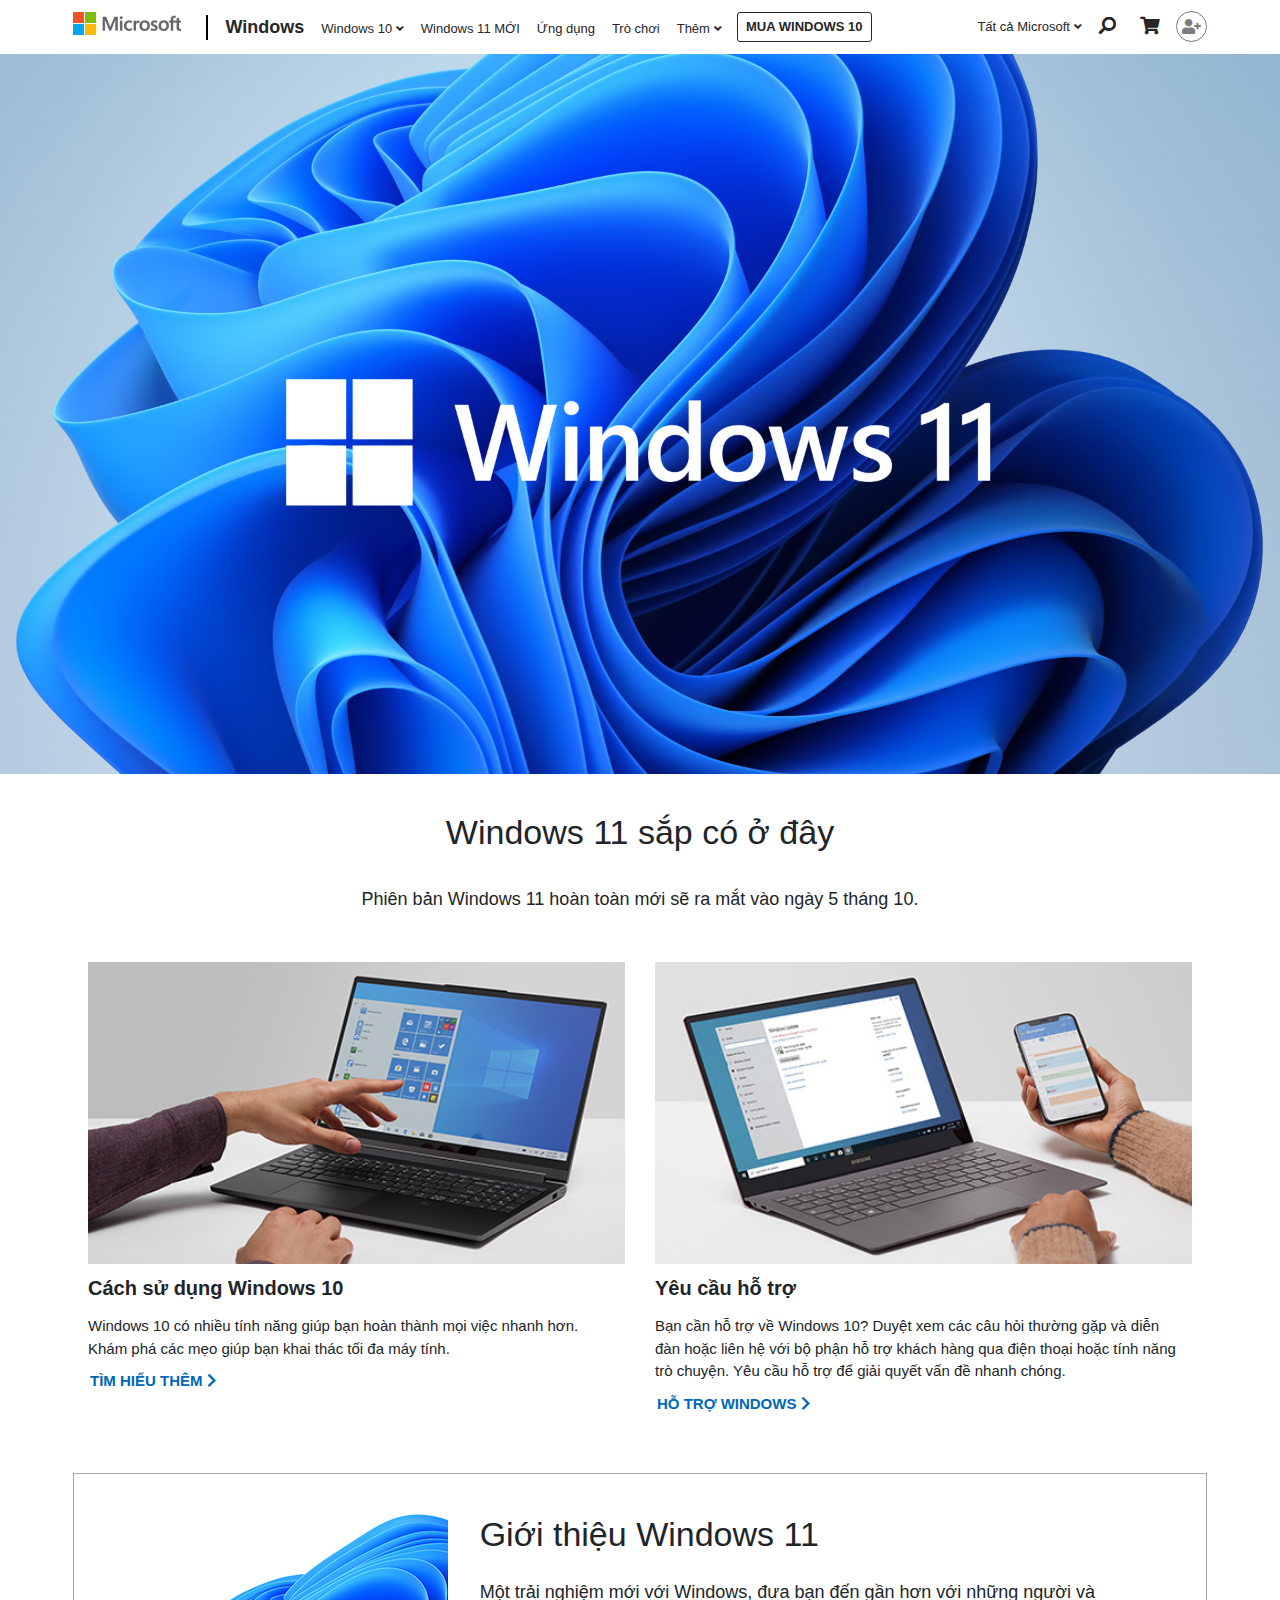
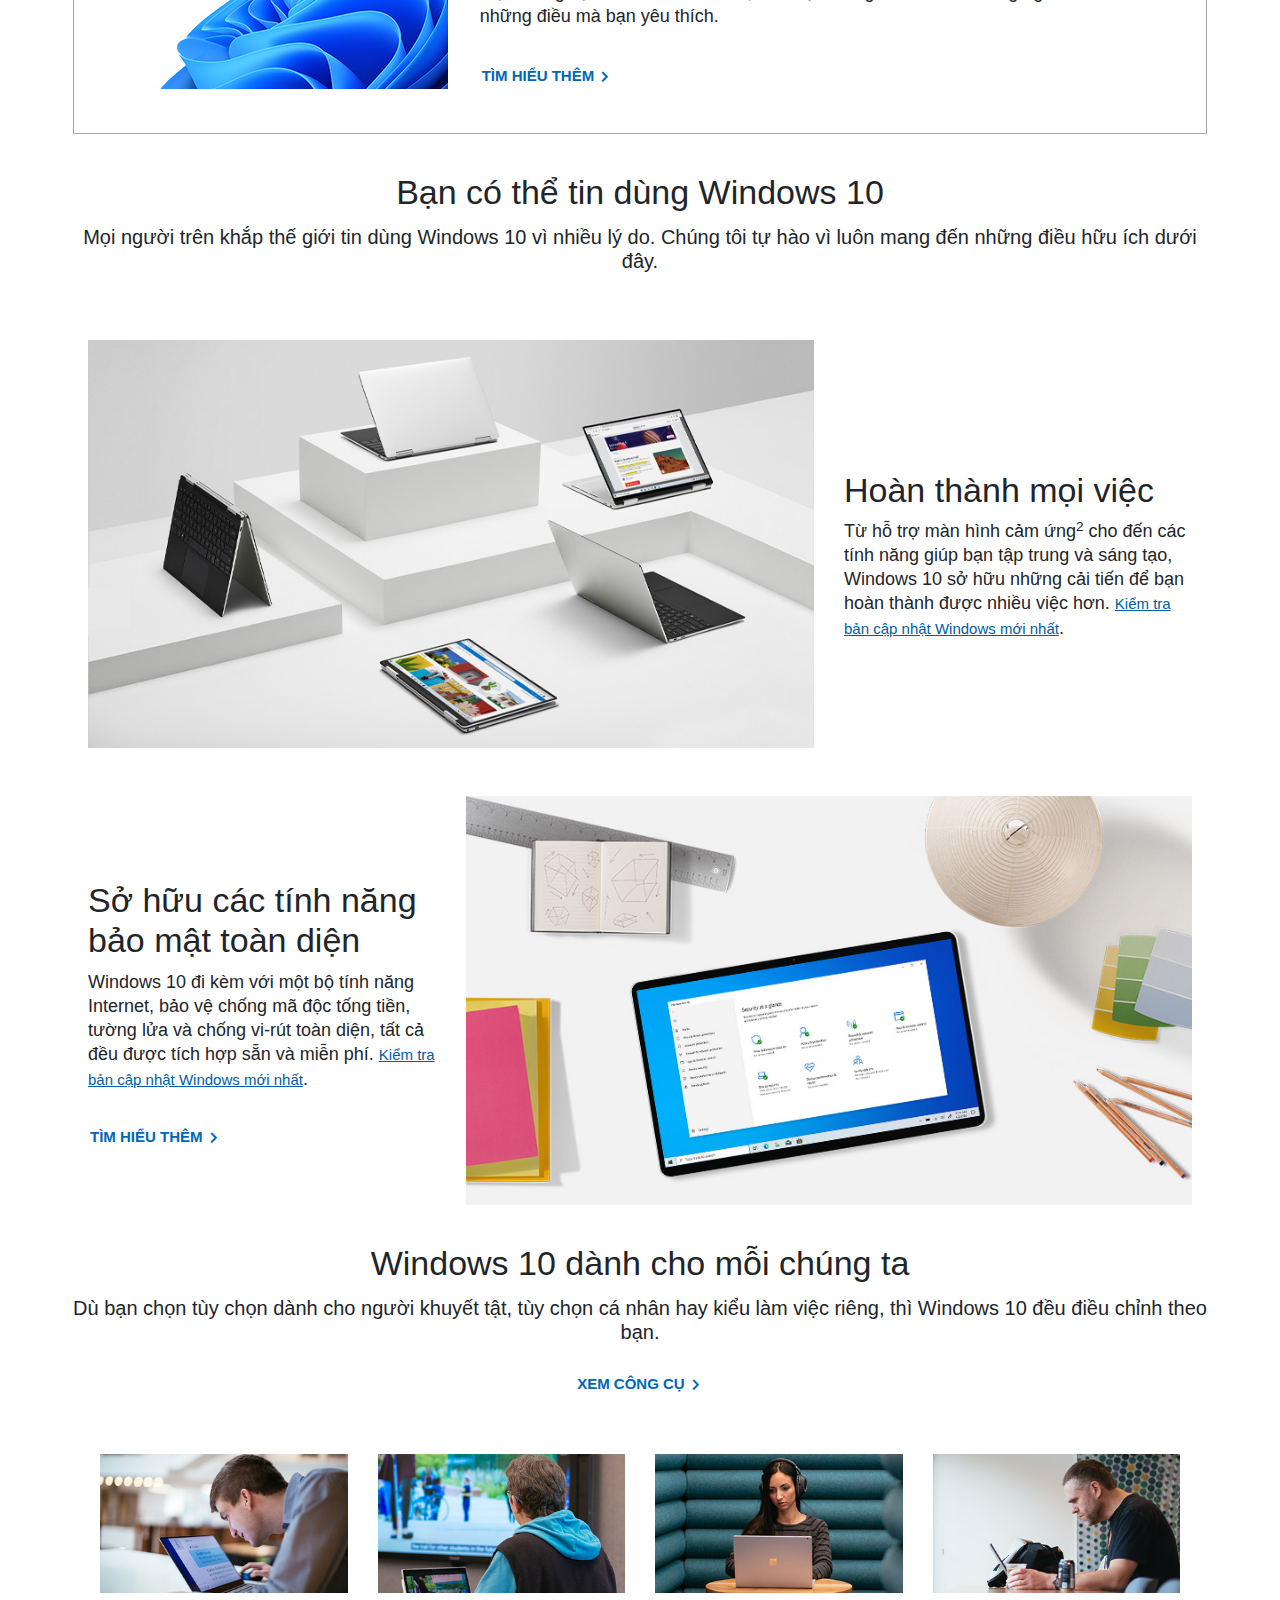
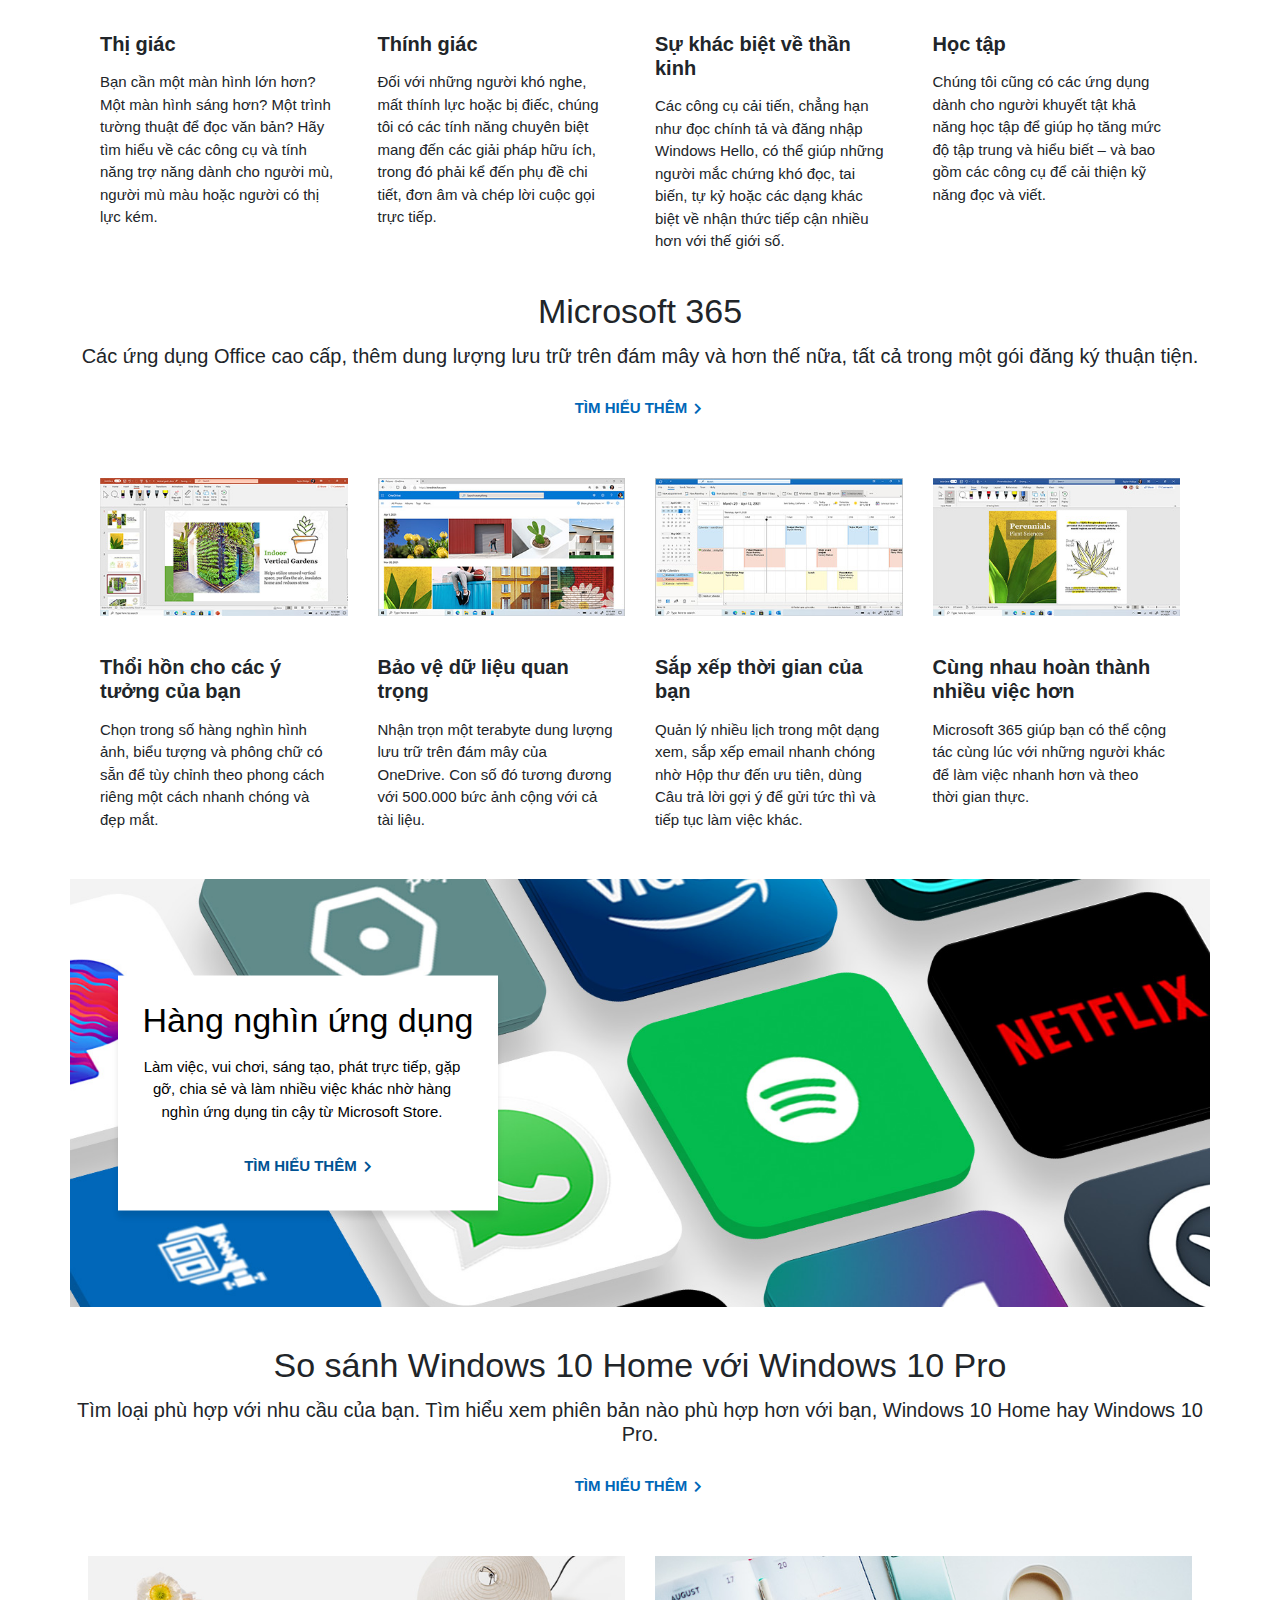
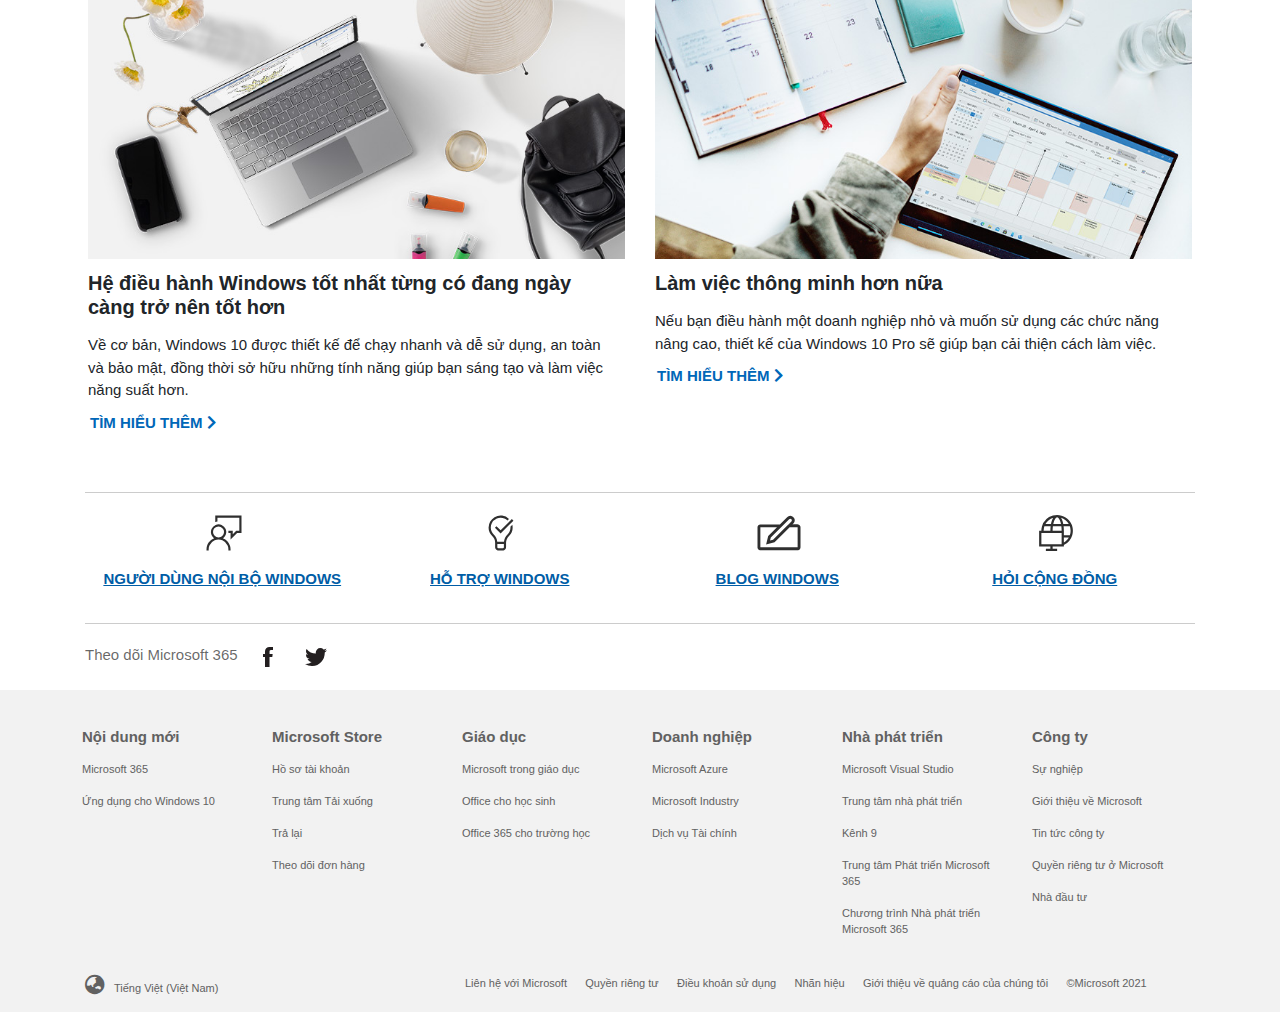
<file: windows.html>
<!DOCTYPE html>
<html lang="vi">

<head>
  <meta charset="UTF-8" />
  <meta http-equiv="X-UA-Compatible" content="IE=edge" />
  <meta name="viewport" content="width=device-width, initial-scale=1.0" />
  <link rel="stylesheet" href="https://maxcdn.bootstrapcdn.com/bootstrap/4.5.2/css/bootstrap.min.css" />
  <script src="https://maxcdn.bootstrapcdn.com/bootstrap/4.5.2/js/bootstrap.min.js"></script>
  <link rel="stylesheet" href="https://cdnjs.cloudflare.com/ajax/libs/font-awesome/5.15.4/css/all.min.css"
    integrity="sha512-1ycn6IcaQQ40/MKBW2W4Rhis/DbILU74C1vSrLJxCq57o941Ym01SwNsOMqvEBFlcgUa6xLiPY/NS5R+E6ztJQ=="
    crossorigin="anonymous" referrerpolicy="no-referrer" />
  <link rel="shortcut icon" href="images/favicon.ico" type="image/x-icon" />
  <link rel="stylesheet" href="style.css" />
  <title>Khám phá HĐH Windows 10, máy tính, ứng dụng, v.v. | Microsoft</title>
</head>

<body>
  <div class="container-fluid">
    <nav class="navbar navbar-expand-lg navbar-light bg-light">
      <a class="navbar-brand" href="index.html">
        <img src="images/logo.png" width="108" height="23" alt="">
      </a>
      <button class="navbar-toggler" type="button" data-toggle="collapse" data-target="#navbarSupportedContent"
        aria-controls="navbarSupportedContent" aria-expanded="false" aria-label="Toggle navigation">
        <span class="navbar-toggler-icon"></span>
      </button>

      <div class="collapse navbar-collapse" id="navbarSupportedContent">
        <ul class="navbar-nav mr-auto">
          <li class=" c-show-pipe"></li>
          <li class="nav-item">
            <a class="nav-link" href="#" style="margin-left: 9px; font-size: 18px; font-weight: 600;">Windows <span
                class="sr-only">(current)</span></a>
          </li>
          <li class="nav-item office365">
            <a class="nav-link" href="#">Windows 10 <i class="fas fa-angle-down arrowdow"></i><span
                class="sr-only">(current)</span></a>
          </li>
          <li class="nav-item office365">
            <a class="nav-link" href="#">Windows 11 MỚI <span class="sr-only">(current)</span></a>
          </li>
          <li class="nav-item office365">
            <a class="nav-link" href="#">Ứng dụng <span class="sr-only">(current)</span></a>
          </li>
          <li class="nav-item office365">
            <a class="nav-link" href="#">Trò chơi <span class="sr-only">(current)</span></a>
          </li>
          <li class="nav-item office365">
            <a class="nav-link" href="#">Thêm <i class="fas fa-angle-down arrowdow"></i><span
                class="sr-only">(current)</span></a>
          </li>
          <li class="nav-item office365">
            <a class="nav-link" href="#"
              style="border: 1px solid; border-radius: 3px; padding: 4px 8px; margin: 2px 0 0 7px; font-weight: 600;">MUA
              WINDOWS 10</i><span class="sr-only">(current)</span></a>
          </li>
        </ul>
        <form class=" my-2 my-lg-0">
          <ul class="navbar-nav mr-auto">
            <li class="nav-item menu__item">
              <a class="nav-link" href="#">Tất cả Microsoft <i class="fas fa-angle-down arrowdow"></i><span
                  class="sr-only">(current)</span></a>
              <div class="menu__child">
                <div class="menu__child-item">
                  <span class="menuheading">Phần mềm</span>
                  <ul class="menu__child-list">
                    <li><a href="">Ứng dụng cho Windows</a></li>
                    <li><a href="">Outlook</a></li>
                    <li><a href="">Microsoft Teams</a></li>
                  </ul>
                </div>
                <div class="menu__child-item">
                  <span class="menuheading">Máy tính và các thiết bị</span>
                  <ul class="menu__child-list">
                    <li><a href="">Mua Xbox</a></li>
                    <li><a href="">Phụ kiện máy tính</a></li>
                  </ul>
                </div>
                <div class="menu__child-item">
                  <span class="menuheading">Giải trí</span>
                  <ul class="menu__child-list">
                    <li><a href="">Trò chơi trên PC</a></li>
                    <li><a href="">Trò chơi trên Windows</a></li>
                  </ul>
                </div>
                <div class="menu__child-item">
                  <span class="menuheading">Kinh doanh</span>
                  <ul class="menu__child-list">
                    <li><a href="">Microsoft 365</a></li>
                    <li><a href="">Windows 365</a></li>
                    <li><a href="">Microsoft Industry</a></li>
                    <li><a href="">Microsoft Advertising</a></li>
                  </ul>
                </div>
                <div class="menu__child-item">
                  <span class="menuheading">Developer & IT</span>
                  <ul class="menu__child-list">
                    <li><a href="">.NET</a></li>
                    <li><a href="">Windows Server</a></li>
                    <li><a href="">Windows Dev Center</a></li>
                    <li><a href="">Tài liệu</a></li>
                    <li><a href="">Power Platform</a></li>
                  </ul>
                </div>
                <div class="menu__child-item">
                  <span class="menuheading">Khác</span>
                  <ul class="menu__child-list">
                    <li><a href="">Bản tải xuống và bảo mật miễn phí</a></li>
                    <li><a href="">Giáo dục</a></li>
                    <li><a href="">Licensing</a></li>
                  </ul>
                </div>
              </div>
            </li>
            <li class="nav-item">
              <a class="nav-link" href="#"><i class="fas fa-search fa-flip-horizontal fa-lg"
                  style="color: #262626; margin-right: 7px;"></i> <span class="sr-only">(current)</span></a>
            </li>
            <li class="nav-item">
              <a class="nav-link" href="#"><i class="fas fa-shopping-cart fa-lg"
                  style="color: #262626; margin-right: 8px"></i>
                <span class="sr-only">(current)</span></a>
            </li>
            <li class="nav-item">
              <a class="nav-usericon" href="#"><i class="fas fa-user-plus "
                  style="color: #7c7c7c; border: 1px solid; padding: 7px 5px; border-radius: 50%; margin-top: 2px;"></i>
                <span class="sr-only">(current)</span></a>
            </li>
          </ul>
        </form>
      </div>
    </nav>
  </div>

  <div class="container-fluid" style="padding: 0;">
    <img src="images/1920_Panel01_Hero_Windows11-PreLaunch.jpg" alt="" style="width: 100%;">
  </div>
  <div class="container-fluid" style="text-align: center;">
    <h1 class="c-heading-2">Windows 11 sắp có ở đây</h1>
    <p class="c-paragraph-2">Phiên bản Windows 11 hoàn toàn mới sẽ ra mắt vào ngày 5 tháng 10.</p>
  </div>
  <div class="container-fluid">
    <div style="margin-top: 48px;">
      <div class="row">
        <div class="col-lg-6 col-md-6 col-sm-6 col-12 ">
          <img src="images/1920_Panel02_3Up_Windows10.jpg" alt="" width="100%">
          <h3 class="c-heading" style="margin-top: 10px;">Cách sử dụng Windows 10</h3>
          <div class="c-paragraph">
            <p>Windows 10 có nhiều tính năng giúp bạn hoàn thành mọi việc nhanh hơn. Khám phá các mẹo giúp bạn khai thác
              tối đa máy tính.</p>
          </div>
          <a class="c-call-to-action1" href="">
            <span>TÌM HIỂU THÊM <i class="fas fa-chevron-right"></i></span>
          </a>
        </div>
        <div class="col-lg-6 col-md-6 col-sm-6 col-12 ">
          <img src="images/1920_Panel02_3Up_Support.jpg" alt="" width="100%">
          <h3 class="c-heading" style="margin-top: 10px;">Yêu cầu hỗ trợ</h3>
          <div class="c-paragraph">
            <p>Bạn cần hỗ trợ về Windows 10? Duyệt xem các câu hỏi thường gặp và diễn đàn hoặc liên hệ với bộ phận hỗ
              trợ khách hàng qua điện thoại hoặc tính năng trò chuyện. Yêu cầu hỗ trợ để giải quyết vấn đề nhanh chóng.
            </p>
          </div>
          <a class="c-call-to-action1" href="">
            <span>HỖ TRỢ WINDOWS <i class="fas fa-chevron-right"></i></span>
          </a>
        </div>
      </div>
    </div>
  </div>

  <div class="container-fluid" style="padding-top: 48px;">
    <div class="new-sp4-banner">
      <div class="row">
        <div class="col-4">
          <img src="images/1920_Panel03_Banner_WindowsSV.jpg" alt="">
        </div>
        <div class="col-8">
          <h2 class="c-heading-3" style="margin: 0;">Giới thiệu Windows&nbsp;11</h2>
          <p class="c-paragraph-2">Một trải nghiệm mới với Windows, đưa bạn đến gần hơn với những người và những điều mà
            bạn yêu thích.</p>
          <div class="c-group"><a class="c-call-to-action1"
              href="https://www.microsoft.com/vi-vn/windows/windows-11"><span>TÌM HIỂU THÊM <i
                  class="fas fa-chevron-right arrow"></i></span></a></div>
        </div>
      </div>
    </div>
  </div>
  <div class="container-fluid" style="text-align: center;">
    <h2 class="c-heading-2">Bạn có thể tin dùng Windows&nbsp;10</h2>
    <p class="c-paragraph-1">Mọi người trên khắp thế giới tin dùng Windows&nbsp;10 vì nhiều lý do. Chúng tôi tự hào vì
      luôn mang đến những điều hữu ích dưới đây.</p>
  </div>

  <div class="container-fluid" style="padding-top: 48px;">
    <div class="row" style="align-items: center;">
      <div class="col-lg-8 col-md-8 col-12">
        <img src="images/1399_Panel05_PriorityFeature_GetThingsDone.jpg" alt="" width="100%">
      </div>
      <div class="col-lg-4 col-md-4 col-12">
        <h2 class="c-heading-2">Hoàn thành mọi việc</h2>
        <p style="font-size: 18px; line-height: 24px; font-weight: 200;">Từ hỗ trợ màn hình cảm ứng<sup>2</sup> cho đến
          các tính năng giúp bạn tập trung và sáng tạo, Windows&nbsp;10 sở hữu những cải tiến để bạn hoàn thành được
          nhiều việc hơn. <a target="_blank" href="https://support.microsoft.com/help/4027667/windows-10-update"
            class="c-hyperlink">Kiểm tra bản cập nhật Windows mới nhất</a>.</p>
      </div>
    </div>
  </div>
  <div class="container-fluid" style="padding-top: 48px;">
    <div class="row" style="align-items: center;">
      <div class="col-lg-4 col-md-4 col-12">
        <h2 class="c-heading-2">Sở hữu các tính năng bảo mật toàn diện</h2>
        <p style="font-size: 18px; line-height: 24px; font-weight: 200;">Windows 10 đi kèm với một bộ tính năng
          Internet, bảo vệ chống mã độc tống tiền, tường lửa và chống vi-rút toàn diện, tất cả đều được tích hợp sẵn và
          miễn phí. <a target="_blank" href="https://support.microsoft.com/help/4027667/windows-10-update"
            class="c-hyperlink">Kiểm tra bản cập nhật Windows mới nhất</a>.</p>
        <div class="c-group"><a class="c-call-to-action1"
            href="https://www.microsoft.com/windows/comprehensive-security"><span>TÌM HIỂU THÊM <i
                class="fas fa-chevron-right arrow"></i></span></a></div>
      </div>
      <div class="col-lg-8 col-md-8 col-12">
        <img src="images/1399_Panel06_PriorityFeature_Security.jpg" alt="" width="100%">
      </div>
    </div>
  </div>

  <div class="container-fluid" style="text-align: center;">
    <h2 class="c-heading-2">Windows 10 dành cho mỗi chúng ta</h2>
    <p class="c-paragraph-1">Dù bạn chọn tùy chọn dành cho người khuyết tật, tùy chọn cá nhân hay kiểu làm việc riêng,
      thì Windows 10 đều điều chỉnh theo bạn.</p>
    <a class="c-call-to-action1" href="https://www.microsoft.com/windows/comprehensive-security"><span>XEM CÔNG CỤ <i
          class="fas fa-chevron-right arrow"></i></span></a>
  </div>

  <div class="container" style="margin-top: 48px">
    <div class="row">
      <div class="col-lg-3 col-md-6 col-sm-12 col-12 colr2">
        <img src="images/1920_Panel09_4Up_VisionTool.jpg" alt="" width="100%" />
        <h3 class="c-heading">Thị giác</h3>
        <div class="c-paragraph">
          <p>
            Bạn cần một màn hình lớn hơn? Một màn hình sáng hơn? Một trình tường thuật để đọc văn bản? Hãy tìm hiểu về
            các công cụ và tính năng trợ năng dành cho người mù, người mù màu hoặc người có thị lực kém.
          </p>
        </div>
      </div>
      <div class="col-lg-3 col-md-6 col-sm-12 col-12 colr2">
        <img src="images/1920_Panel09_4Up_HearingTool.jpg" alt="" width="100%" />
        <h3 class="c-heading">Thính giác</h3>
        <div class="c-paragraph">
          <p>
            Đối với những người khó nghe, mất thính lực hoặc bị điếc, chúng tôi có các tính năng chuyên biệt mang đến
            các giải pháp hữu ích, trong đó phải kể đến phụ đề chi tiết, đơn âm và chép lời cuộc gọi trực tiếp.
          </p>
        </div>
      </div>
      <div class="col-lg-3 col-md-6 col-sm-12 col-12 colr2">
        <img src="images/1920_Panel09_4Up_Neurodiversity.jpg" alt="" width="100%" />
        <h3 class="c-heading">Sự khác biệt về thần kinh</h3>
        <div class="c-paragraph">
          <p>
            Các công cụ cải tiến, chẳng hạn như đọc chính tả và đăng nhập Windows Hello, có thể giúp những người mắc
            chứng khó đọc, tai biến, tự kỷ hoặc các dạng khác biệt về nhận thức tiếp cận nhiều hơn với thế giới số.
          </p>
        </div>
      </div>
      <div class="col-lg-3 col-md-6 col-sm-12 col-12 colr2">
        <img src="images/1920_Panel09_4Up_LearningDisability.jpg" alt="" width="100%" />
        <h3 class="c-heading">Học tập</h3>
        <div class="c-paragraph">
          <p>
            Chúng tôi cũng có các ứng dụng dành cho người khuyết tật khả năng học tập để giúp họ tăng mức độ tập trung
            và hiểu biết – và bao gồm các công cụ để cải thiện kỹ năng đọc và viết.
          </p>
        </div>
      </div>
    </div>
  </div>

  <div class="container-fluid" style="text-align: center;">
    <h2 class="c-heading-2">Microsoft 365</h2>
    <p class="c-paragraph-1">Các ứng dụng Office cao cấp, thêm dung lượng lưu trữ trên đám mây và hơn thế nữa, tất cả
      trong một gói đăng ký thuận tiện.</p>
    <a class="c-call-to-action1" href="https://www.microsoft.com/windows/comprehensive-security"><span>TÌM HIỂU THÊM <i
          class="fas fa-chevron-right arrow"></i></span></a>
  </div>

  <div class="container" style="margin-top: 48px">
    <div class="row">
      <div class="col-lg-3 col-md-6 col-sm-12 col-12 colr2">
        <img src="images/1920_Panel11_4Up_Bring.jpg" alt="" width="100%" />
        <h3 class="c-heading">Thổi hồn cho các ý tưởng của bạn</h3>
        <div class="c-paragraph">
          <p>
            Chọn trong số hàng nghìn hình ảnh, biểu tượng và phông chữ có sẵn để tùy chỉnh theo phong cách riêng một
            cách nhanh chóng và đẹp mắt.
          </p>
        </div>
      </div>
      <div class="col-lg-3 col-md-6 col-sm-12 col-12 colr2">
        <img src="images/1920_Panel11_4Up_Protect.jpg" alt="" width="100%" />
        <h3 class="c-heading">Bảo vệ dữ liệu quan trọng</h3>
        <div class="c-paragraph">
          <p>
            Nhận trọn một terabyte dung lượng lưu trữ trên đám mây của OneDrive. Con số đó tương đương với 500.000 bức
            ảnh cộng với cả tài liệu.
          </p>
        </div>
      </div>
      <div class="col-lg-3 col-md-6 col-sm-12 col-12 colr2">
        <img src="images/1920_Panel11_4Up_Organize.jpg" alt="" width="100%" />
        <h3 class="c-heading">Sắp xếp thời gian của bạn</h3>
        <div class="c-paragraph">
          <p>
            Quản lý nhiều lịch trong một dạng xem, sắp xếp email nhanh chóng nhờ Hộp thư đến ưu tiên, dùng Câu trả lời
            gợi ý để gửi tức thì và tiếp tục làm việc khác.
          </p>
        </div>
      </div>
      <div class="col-lg-3 col-md-6 col-sm-12 col-12 colr2">
        <img src="images/1920_Panel11_4Up_Connect.jpg" alt="" width="100%" />
        <h3 class="c-heading">Cùng nhau hoàn thành nhiều việc hơn</h3>
        <div class="c-paragraph">
          <p>
            Microsoft 365 giúp bạn có thể cộng tác cùng lúc với những người khác để làm việc nhanh hơn và theo thời gian
            thực.
          </p>
        </div>
      </div>
    </div>
  </div>

  <div class="container c1" style="padding-top: 48px; text-align: center;">
    <div class="col-lg-12 col-md-12 col-sm-12" style="padding-right: 0; padding-left: 0">
      <img src="images/1920_Panel12_HighlightFeature_Thousands.jpg" alt="Nature" style="width: 100%" />
      <div class="text-block col-lg-4 col-md-10 col-sm-10 col-10"
        style="margin: 0 48px; padding: 24px; background: #fff; color: #000; box-shadow: 0 6px 6px rgb(0 0 0 / 10%);">
        <h1 style="font-size: 34px; line-height: 40px; ">Hàng nghìn ứng dụng</h1>
        <p class="c-paragraph">
          Làm việc, vui chơi, sáng tạo, phát trực tiếp, gặp gỡ, chia sẻ và làm nhiều việc khác nhờ hàng nghìn ứng dụng
          tin cậy từ Microsoft Store.
        </p>
        <div class="c-group">
          <a class="c-call-to-action" style="background: transparent; color: #005293">TÌM HIỂU THÊM <i
              class="fas fa-chevron-right arrow"></i></a>
        </div>
      </div>
      <div class="col-lg-8 col-md-2"></div>
    </div>
  </div>

  <div class="container-fluid" style="text-align: center;">
    <h2 class="c-heading-2">So sánh Windows 10 Home với Windows 10 Pro</h2>
    <p class="c-paragraph-1">Tìm loại phù hợp với nhu cầu của bạn. Tìm hiểu xem phiên bản nào phù hợp hơn với bạn,
      Windows 10 Home hay Windows 10 Pro.</p>
    <a class="c-call-to-action1" href="https://www.microsoft.com/windows/comprehensive-security"><span>TÌM HIỂU THÊM <i
          class="fas fa-chevron-right arrow"></i></span></a>
  </div>

  <div class="container-fluid">
    <div style="margin-top: 48px;">
      <div class="row">
        <div class="col-lg-6 col-md-6 col-sm-6 col-12 ">
          <img src="images/1920_Panel14_2Up_Windows10.jpg" alt="" width="100%">
          <h3 class="c-heading" style="margin-top: 10px;">Hệ điều hành Windows tốt nhất từng có đang ngày càng trở nên
            tốt hơn</h3>
          <div class="c-paragraph">
            <p>Về cơ bản, Windows 10 được thiết kế để chạy nhanh và dễ sử dụng, an toàn và bảo mật, đồng thời sở hữu
              những tính năng giúp bạn sáng tạo và làm việc năng suất hơn.</p>
          </div>
          <a class="c-call-to-action1" href="">
            <span>TÌM HIỂU THÊM <i class="fas fa-chevron-right"></i></span>
          </a>
        </div>
        <div class="col-lg-6 col-md-6 col-sm-6 col-12 ">
          <img src="images/1920_Panel14_2Up_Windows10Pro.jpg" alt="" width="100%">
          <h3 class="c-heading" style="margin-top: 10px;">Làm việc thông minh hơn nữa</h3>
          <div class="c-paragraph">
            <p>Nếu bạn điều hành một doanh nghiệp nhỏ và muốn sử dụng các chức năng nâng cao, thiết kế của Windows 10
              Pro sẽ giúp bạn cải thiện cách làm việc.</p>
          </div>
          <a class="c-call-to-action1" href="">
            <span>TÌM HIỂU THÊM <i class="fas fa-chevron-right"></i></span>
          </a>
        </div>
      </div>
    </div>
  </div>

  <div class="container" style="margin-top: 48px;">
    <hr class="c-divider">
    <div class="row" style="align-items: center; text-align: center;">
      <div class="col-lg-3 col-md-6 col-sm-12 col-12">
        <img src="images/Prefooter_Icon-21_InsiderProgram.svg" alt="" width="50" />
        <h3 class="c-heading1">
          <a class="c-call-to-action1 c-hyperlink" href="#">
            <span>NGƯỜI DÙNG NỘI BỘ WINDOWS</span>
          </a>
        </h3>
      </div>
      <div class="col-lg-3 col-md-6 col-sm-12 col-12">
        <img src="images/Prefooter_Icon-18_Support.svg" alt="" width="50" />
        <h3 class="c-heading1">
          <a class="c-call-to-action1 c-hyperlink" href="#">
            <span>HỖ TRỢ WINDOWS</span>
          </a>
        </h3>
      </div>
      <div class="col-lg-3 col-md-6 col-sm-12 col-12">
        <img src="images/Prefooter_Icon-20_BlogWin.svg" alt="" width="50" />
        <h3 class="c-heading1">
          <a class="c-call-to-action1 c-hyperlink" href="#">
            <span>BLOG WINDOWS</span>
          </a>
        </h3>
      </div>
      <div class="col-lg-3 col-md-6 col-sm-12 col-12">
        <img src="images/Prefooter_Icon-19_Community.svg" alt="" width="50" />
        <h3 class="c-heading1">
          <a class="c-call-to-action1 c-hyperlink" href="#">
            <span>HỎI CỘNG ĐỒNG</span>
          </a>
        </h3>
      </div>
    </div>
    <hr class="c-divider">
  </div>

  <div class="container" style="margin-top: 15px;">
    <div class="row social">
      <span>Theo dõi Microsoft 365</span>
      <a style="border: 2px solid transparent;" href=""><img src="images/MWF_SocialFacebook.png.svg" alt="Facebook"
          width="32"></a> &nbsp;&nbsp;&nbsp;
      <a style="border: 2px solid transparent;" href=""><img src="images/MWF_SocialTwitter.png.svg" alt="Facebook"
          width="32"></a>
    </div>
  </div>

  <div class="footer" style="margin-top: 15px;">
    <div class="container" style="padding: 0">
      <div class="row" style="margin-left: 0; margin-right: 0">
        <div class="col-lg-2 col-md-4 col-sm-4 col-12 footer_col">
          <div class="c-heading-4">Nội dung mới</div>
          <a class="footer_row" href="">Microsoft 365</a>
          <a class="footer_row" href="">Ứng dụng cho Windows 10</a>
        </div>
        <div class="col-lg-2 col-md-4 col-sm-4 col-12 footer_col">
          <div class="c-heading-4">Microsoft Store</div>
          <a class="footer_row" href="">Hồ sơ tài khoản</a>
          <a class="footer_row" href="">Trung tâm Tải xuống</a>
          <a class="footer_row" href="">Trả lại</a>
          <a class="footer_row" href="">Theo dõi đơn hàng</a>
        </div>
        <div class="col-lg-2 col-md-4 col-sm-4 col-12 footer_col">
          <div class="c-heading-4">Giáo dục</div>
          <a class="footer_row" href="">Microsoft trong giáo dục</a>
          <a class="footer_row" href="">Office cho học sinh</a>
          <a class="footer_row" href="">Office 365 cho trường học</a>
        </div>
        <div class="col-lg-2 col-md-4 col-sm-4 col-12 footer_col">
          <div class="c-heading-4">Doanh nghiệp</div>
          <a class="footer_row" href="">Microsoft Azure</a>
          <a class="footer_row" href="">Microsoft Industry</a>
          <a class="footer_row" href="">Dịch vụ Tài chính</a>
        </div>
        <div class="col-lg-2 col-md-4 col-sm-4 col-12 footer_col">
          <div class="c-heading-4">Nhà phát triển</div>
          <a class="footer_row" href="">Microsoft Visual Studio</a>
          <a class="footer_row" href="">Trung tâm nhà phát triển</a>
          <a class="footer_row" href="">Kênh 9</a>
          <a class="footer_row" href="">Trung tâm Phát triển Microsoft 365</a>
          <a class="footer_row" href="">Chương trình Nhà phát triển Microsoft 365</a>
        </div>
        <div class="col-lg-2 col-md-4 col-sm-4 col-12 footer_col">
          <div class="c-heading-4">Công ty</div>
          <a class="footer_row" href="">Sự nghiệp</a>
          <a class="footer_row" href="">Giới thiệu về Microsoft</a>
          <a class="footer_row" href="">Tin tức công ty</a>
          <a class="footer_row" href="">Quyền riêng tư ở Microsoft</a>
          <a class="footer_row" href="">Nhà đầu tư</a>
        </div>
      </div>
      <div class="row">
        <div class="
                col-lg-4 col-md-12 col-sm-12 col-12
                footer_bottom-col footer_bottom
              ">
          <i class="fas fa-globe-asia" style="font-size: 20px; margin-right: 10px"></i>Tiếng Việt (Việt Nam)
        </div>
        <div class="
                col-lg-8 col-md-12 col-sm-12 col-12
                footer_bottom-col footer_bottom
              ">
          Liên hệ với Microsoft &nbsp;&nbsp;&nbsp;&nbsp; Quyền riêng tư
          &nbsp;&nbsp;&nbsp;&nbsp; Điều khoản sử dụng &nbsp;&nbsp;&nbsp;&nbsp;
          Nhãn hiệu &nbsp;&nbsp;&nbsp;&nbsp; Giới thiệu về quảng cáo của chúng
          tôi &nbsp;&nbsp;&nbsp;&nbsp; ©Microsoft 2021
        </div>
      </div>
    </div>
  </div>
</body>

</html>
</file>
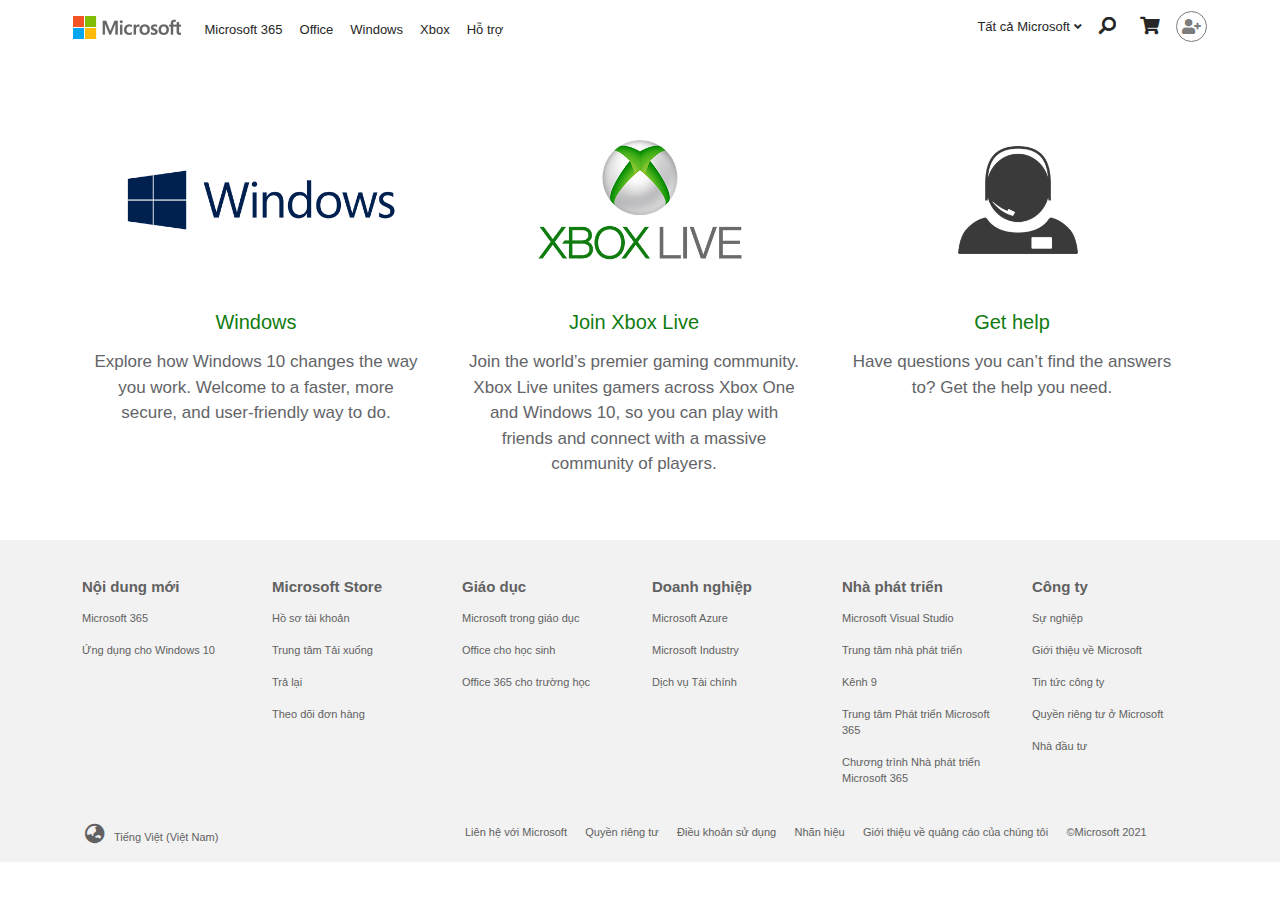
<file: xbox.html>
<!DOCTYPE html>
<html lang="vi">

<head>
  <meta charset="UTF-8" />
  <meta http-equiv="X-UA-Compatible" content="IE=edge" />
  <meta name="viewport" content="width=device-width, initial-scale=1.0" />
  <link rel="stylesheet" href="https://maxcdn.bootstrapcdn.com/bootstrap/4.5.2/css/bootstrap.min.css" />
  <script src="https://maxcdn.bootstrapcdn.com/bootstrap/4.5.2/js/bootstrap.min.js"></script>
  <link rel="stylesheet" href="https://cdnjs.cloudflare.com/ajax/libs/font-awesome/5.15.4/css/all.min.css"
    integrity="sha512-1ycn6IcaQQ40/MKBW2W4Rhis/DbILU74C1vSrLJxCq57o941Ym01SwNsOMqvEBFlcgUa6xLiPY/NS5R+E6ztJQ=="
    crossorigin="anonymous" referrerpolicy="no-referrer" />
  <link rel="shortcut icon" href="images/faviconxbox.ico" type="image/x-icon" />
  <link rel="stylesheet" href="style.css" />
  <title>Xbox | Official Site</title>
</head>

<body>
  <div class="container-fluid">
    <nav class="navbar navbar-expand-lg navbar-light bg-light">
      <a class="navbar-brand" href="index.html" style="margin-top: 0px;">
        <img src="images/logo.png" width="108" height="23" alt="">
      </a>
      <button class="navbar-toggler" type="button" data-toggle="collapse" data-target="#navbarSupportedContent"
        aria-controls="navbarSupportedContent" aria-expanded="false" aria-label="Toggle navigation">
        <span class="navbar-toggler-icon"></span>
      </button>

      <div class="collapse navbar-collapse" id="navbarSupportedContent">
        <ul class="navbar-nav mr-auto">
          <li class="nav-item office365">
            <a class="nav-link" href="#">Microsoft 365 </i><span class="sr-only">(current)</span></a>
          </li>
          <li class="nav-item office365">
            <a class="nav-link" href="#">Office <span class="sr-only">(current)</span></a>
          </li>
          <li class="nav-item office365">
            <a class="nav-link" href="#">Windows <span class="sr-only">(current)</span></a>
          </li>
          <li class="nav-item office365">
            <a class="nav-link" href="#">Xbox <span class="sr-only">(current)</span></a>
          </li>
          <li class="nav-item office365">
            <a class="nav-link" href="#">Hỗ trợ <span class="sr-only">(current)</span></a>
          </li>
        </ul>
        <form class=" my-2 my-lg-0">
          <ul class="navbar-nav mr-auto">
            <li class="nav-item menu__item">
              <a class="nav-link" href="#">Tất cả Microsoft <i class="fas fa-angle-down arrowdow"></i><span
                  class="sr-only">(current)</span></a>
              <div class="menu__child">
                <div class="menu__child-item">
                  <span class="menuheading">Phần mềm</span>
                  <ul class="menu__child-list">
                    <li><a href="">Ứng dụng cho Windows</a></li>
                    <li><a href="">Outlook</a></li>
                    <li><a href="">Microsoft Teams</a></li>
                  </ul>
                </div>
                <div class="menu__child-item">
                  <span class="menuheading">Máy tính và các thiết bị</span>
                  <ul class="menu__child-list">
                    <li><a href="">Mua Xbox</a></li>
                    <li><a href="">Phụ kiện máy tính</a></li>
                  </ul>
                </div>
                <div class="menu__child-item">
                  <span class="menuheading">Giải trí</span>
                  <ul class="menu__child-list">
                    <li><a href="">Trò chơi trên PC</a></li>
                    <li><a href="">Trò chơi trên Windows</a></li>
                  </ul>
                </div>
                <div class="menu__child-item">
                  <span class="menuheading">Kinh doanh</span>
                  <ul class="menu__child-list">
                    <li><a href="">Microsoft 365</a></li>
                    <li><a href="">Windows 365</a></li>
                    <li><a href="">Microsoft Industry</a></li>
                    <li><a href="">Microsoft Advertising</a></li>
                  </ul>
                </div>
                <div class="menu__child-item">
                  <span class="menuheading">Developer & IT</span>
                  <ul class="menu__child-list">
                    <li><a href="">.NET</a></li>
                    <li><a href="">Windows Server</a></li>
                    <li><a href="">Windows Dev Center</a></li>
                    <li><a href="">Tài liệu</a></li>
                    <li><a href="">Power Platform</a></li>
                  </ul>
                </div>
                <div class="menu__child-item">
                  <span class="menuheading">Khác</span>
                  <ul class="menu__child-list">
                    <li><a href="">Bản tải xuống và bảo mật miễn phí</a></li>
                    <li><a href="">Giáo dục</a></li>
                    <li><a href="">Licensing</a></li>
                  </ul>
                </div>
              </div>
            </li>
            <li class="nav-item">
              <a class="nav-link" href="#"><i class="fas fa-search fa-flip-horizontal fa-lg"
                  style="color: #262626; margin-right: 7px;"></i> <span class="sr-only">(current)</span></a>
            </li>
            <li class="nav-item">
              <a class="nav-link" href="#"><i class="fas fa-shopping-cart fa-lg"
                  style="color: #262626; margin-right: 8px"></i>
                <span class="sr-only">(current)</span></a>
            </li>
            <li class="nav-item">
              <a class="nav-usericon" href="#"><i class="fas fa-user-plus "
                  style="color: #7c7c7c; border: 1px solid; padding: 7px 5px; border-radius: 50%; margin-top: 2px;"></i>
                <span class="sr-only">(current)</span></a>
            </li>
          </ul>
        </form>
      </div>
    </nav>
  </div>

  <div class="container-fluid">
    <div style="margin-top: 48px;">
      <div class="row">
        <div class="col-lg-4 col-md-4 col-sm-4 col-12">
          <img src="images/92a49d65-f62f-4f68-a7ce-f8738328de6e.png" alt="" width="100%">
          <a href="#">
            <h3 class="c-headingx" style="margin-top: 10px;">Windows</h3>
          </a>
          <div class="c-paragraphx">
            <p>Explore how Windows 10 changes the way you work. Welcome to a faster, more secure, and user-friendly way
              to do.</p>
          </div>
        </div>
        <div class="col-lg-4 col-md-4 col-sm-4 col-12">
          <img src="images/890366a5-538e-418c-8cfb-9b0e5f2631c2.png" alt="" width="100%">
          <a href="#">
            <h3 class="c-headingx" style="margin-top: 10px;">Join Xbox Live</h3>
          </a>
          <div class="c-paragraphx">
            <p>Join the world’s premier gaming community. Xbox Live unites gamers across Xbox One and Windows 10, so you
              can play with friends and connect with a massive community of players.</p>
          </div>
        </div>
        <div class="col-lg-4 col-md-4 col-sm-4 col-12">
          <img src="images/caf2ab9e-3bb2-41a0-af99-1704511192eb.png" alt="" width="100%">
          <a href="#">
            <h3 class="c-headingx" style="margin-top: 10px;">Get help</h3>
          </a>
          <div class="c-paragraphx">
            <p>Have questions you can’t find the answers to? Get the help you need.</p>
          </div>
        </div>
      </div>
    </div>
  </div>

  <div class="footer" style="margin-top: 48px;">
    <div class="container" style="padding: 0">
      <div class="row" style="margin-left: 0; margin-right: 0">
        <div class="col-lg-2 col-md-4 col-sm-4 col-12 footer_col">
          <div class="c-heading-4">Nội dung mới</div>
          <a class="footer_row" href="">Microsoft 365</a>
          <a class="footer_row" href="">Ứng dụng cho Windows 10</a>
        </div>
        <div class="col-lg-2 col-md-4 col-sm-4 col-12 footer_col">
          <div class="c-heading-4">Microsoft Store</div>
          <a class="footer_row" href="">Hồ sơ tài khoản</a>
          <a class="footer_row" href="">Trung tâm Tải xuống</a>
          <a class="footer_row" href="">Trả lại</a>
          <a class="footer_row" href="">Theo dõi đơn hàng</a>
        </div>
        <div class="col-lg-2 col-md-4 col-sm-4 col-12 footer_col">
          <div class="c-heading-4">Giáo dục</div>
          <a class="footer_row" href="">Microsoft trong giáo dục</a>
          <a class="footer_row" href="">Office cho học sinh</a>
          <a class="footer_row" href="">Office 365 cho trường học</a>
        </div>
        <div class="col-lg-2 col-md-4 col-sm-4 col-12 footer_col">
          <div class="c-heading-4">Doanh nghiệp</div>
          <a class="footer_row" href="">Microsoft Azure</a>
          <a class="footer_row" href="">Microsoft Industry</a>
          <a class="footer_row" href="">Dịch vụ Tài chính</a>
        </div>
        <div class="col-lg-2 col-md-4 col-sm-4 col-12 footer_col">
          <div class="c-heading-4">Nhà phát triển</div>
          <a class="footer_row" href="">Microsoft Visual Studio</a>
          <a class="footer_row" href="">Trung tâm nhà phát triển</a>
          <a class="footer_row" href="">Kênh 9</a>
          <a class="footer_row" href="">Trung tâm Phát triển Microsoft 365</a>
          <a class="footer_row" href="">Chương trình Nhà phát triển Microsoft 365</a>
        </div>
        <div class="col-lg-2 col-md-4 col-sm-4 col-12 footer_col">
          <div class="c-heading-4">Công ty</div>
          <a class="footer_row" href="">Sự nghiệp</a>
          <a class="footer_row" href="">Giới thiệu về Microsoft</a>
          <a class="footer_row" href="">Tin tức công ty</a>
          <a class="footer_row" href="">Quyền riêng tư ở Microsoft</a>
          <a class="footer_row" href="">Nhà đầu tư</a>
        </div>
      </div>
      <div class="row">
        <div class="
                col-lg-4 col-md-12 col-sm-12 col-12
                footer_bottom-col footer_bottom
              ">
          <i class="fas fa-globe-asia" style="font-size: 20px; margin-right: 10px"></i>Tiếng Việt (Việt Nam)
        </div>
        <div class="
                col-lg-8 col-md-12 col-sm-12 col-12
                footer_bottom-col footer_bottom
              ">
          Liên hệ với Microsoft &nbsp;&nbsp;&nbsp;&nbsp; Quyền riêng tư
          &nbsp;&nbsp;&nbsp;&nbsp; Điều khoản sử dụng &nbsp;&nbsp;&nbsp;&nbsp;
          Nhãn hiệu &nbsp;&nbsp;&nbsp;&nbsp; Giới thiệu về quảng cáo của chúng
          tôi &nbsp;&nbsp;&nbsp;&nbsp; ©Microsoft 2021
        </div>
      </div>
    </div>
  </div>
</body>

</html>
</file>
<file: style.css>
* {
  margin: 0;
  padding: 0;
  font-size: 15px;
}

nav {
  height: 54px;
}

.navbar {
  padding-left: 0;
  padding-right: 0;
}

.navbar-light .navbar-nav .nav-link {
  color: #262626;
  font-size: 13px;
  font-family: "Segoe UI", Tahoma, Verdana, sans-serif;
  border: 1px solid transparent;
}

.container-fluid {
  padding: 0 73px;
}

.navbar-brand {
  margin-top: -8px;
}

.bg-light {
  background-color: #fff !important;
}

.c1 {
  position: relative;
  padding: 0;
  width: 100%;
  z-index: -1;
}

.text-block {
  position: absolute;
  top: calc(50%);
  transform: translateY(-50%);
}

.text-block365 {
  position: absolute;
  top: calc(50%);
  transform: translateY(-50%);
  text-align: center;
}

.c-heading {
  font-size: 24px;
  line-height: 28px;
}

.c-group {
  margin-top: 24px;
}

.c-call-to-action {
  padding: 8px 20px 8px 20px;
  display: inline-block;
  color: #fff;
  background: #000;
  border: 2px solid transparent;
  outline: 1px solid transparent;
  text-align: center;
  height: 40px;
  font-weight: 600;
  line-height: 18.5px;
}

.c-call-to-action365 {
  padding: 8px 20px 8px 20px;
  display: inline-block;
  color: #fff;
  background: #0078d4;
  border: 2px solid #fff;
  outline: 1px solid transparent;
  text-align: center;
  height: 40px;
  font-weight: 600;
  line-height: 18.5px;
  margin-right: 30px;
}

.c-call-to-action365:hover {
  background: #0067b8;
  color: #fff;
}

.arrow {
  font-size: 12px;
  margin-left: 3px;
}

.menu__child {
  position: absolute;
  background-color: #f2f2f2;
  top: 100%;
  left: 0;
  width: 100%;
  display: flex;
  opacity: 0;
  visibility: hidden;
  transition: 0.25s linear;
  font-size: 13px;
  border-color: rgba(0, 0, 0, 0.05) rgba(0, 0, 0, 0.05) #000;
  border-style: solid;
  border-width: 1px 1px 2px;
}

.menu__child-item {
  width: 16.67%;
  text-align: left;
}

.menuheading {
  color: #000;
  padding: 1rem;
  background-color: #f2f2f2;
  display: block;
  font-weight: 600;
}

.menu__item:hover .menu__child {
  opacity: 1;
  visibility: visible;
}

.menu__item:hover {
  background-color: #f2f2f2;
  outline: 1px dashed #000;
}

.menu__child-list li a {
  display: block;
  text-decoration: none;
  color: #262626;
  padding: 1rem;
  text-transform: lowercase;
}

.menu__child-list li a:hover {
  text-decoration: underline;
}

ul {
  list-style-type: none;
}

.r1_heading {
  font-weight: 600;
  line-height: 20px;
  margin: 10px 0;
  width: 125px;
  margin: 0 auto;
}

.colr2 {
  width: 266px;
}

.colr2 img {
  width: 100%;
}

.c-heading {
  font-size: 20px;
  line-height: 24px;
  font-weight: 600;
  padding-right: 12px;
  margin-top: 37px;
  padding-top: 2px;
}

.c-headingr4 {
  font-size: 20px;
  line-height: 24px;
  font-weight: 600;
}

.c-heading365 {
  font-size: 46px;
  font-weight: 600;
}

.c-paragraph {
  padding-right: 12px;
  padding-top: 8px;
}

.c-paragraph p {
  margin-bottom: 0;
}

.c-call-to-action1 {
  padding: 10px 3px 10px 0;
  border: 2px solid transparent;
  color: #0067b8;
  background: transparent;
  text-align: left;
  font-weight: 600;
  line-height: 18.5px;
  display: inline-block;
}

.heading-4 {
  clear: both;
  font-size: 24px;
  line-height: 28px;
  font-weight: 600;
}

.social {
  margin: 0;
}

.social span {
  color: rgba(0, 0, 0, 0.6);
  padding-right: 12px;
  display: inline-block;
  margin-top: 5px;
}

.footer {
  margin-top: 48px;
  background: #f2f2f2;
  color: #616161;
}

.footer_col {
  padding: 0 12px;
}

.c-heading-4 {
  color: #616161;
  padding: 36px 0 4px;
  font-weight: 600;
}

.footer_row {
  font-size: 11px;
  line-height: 16px;
  padding: 8px 0;
  color: #616161;
  display: block;
}

.footer_bottom-col {
  font-size: 11px;
}

.footer_bottom {
  padding-top: 30px;
  padding-bottom: 16px;
}

.row {
  margin-left: 0;
  margin-right: 0;
}

.c-show-pipe {
  border-left: 2px solid #000;
  height: 25px;
  margin-left: 10px;
  margin-top: 10px;
}

.office365 {
  padding-top: 5px;
}

.arrowdow {
  font-size: 12px;
}

.r1 {
  padding: 0;
}

.r2 {
  padding: 50px 20px 40px;
}

.c-heading-3 {
  font-size: 34px;
  margin: auto;
  max-width: calc(100% / 12 * 8);
}

.r4 {
  background-color: #f5f5f5;
}

.logo-image-container {
  height: 40px;
  margin-bottom: 20px;
}

.c-heading-2 {
  font-size: 34px;
  line-height: 40px;
  padding: 38px 0 2px;
}

.c-paragraph-2 {
  padding: 25px 0 3px;
  font-weight: 200;
  font-size: 18px;
  line-height: 24px;
}

.new-sp4-banner {
  border: 1px solid #a8a8a8;
  margin: 0px;
  padding: 40px 40px 35px 40px;
}

.c-paragraph-1 {
  padding: 4px 0;
  font-weight: 200;
  font-size: 20px;
  line-height: 24px;
}

.c-hyperlink {
  text-decoration: underline;
  color: #005da6;
}

.c-divider {
  border: 0;
  border-top: 1px solid rgba(0, 0, 0, 0.2);
}

c-heading1 {
  font-size: 20px;
  line-height: 24px;
  font-weight: 600;
  margin: 0;
  padding: 0;
}

.c-headingx {
  font-size: 20px;
  line-height: 24px;
  font-weight: 400;
  padding-right: 12px;
  margin-top: 37px;
  padding-top: 2px;
  color: #107c10;
  text-align: center;
}

.c-paragraphx p {
  padding-right: 12px;
  padding-top: 8px;
  line-height: 1.5;
  color: #636468;
  font-size: 17px;
  text-align: center;
}

.supHomeAndLandingPageSearchBox {
  width: 100%;
  height: 51px;
  font-size: 17px;
  padding: 0 50px 0 18px;
  border: 1px solid #a9a9a9;
  outline: 0;
}

.supHomeAndLandingPageSearchButton {
  height: 100%;
  position: absolute;
  top: 0;
  bottom: 0;
  right: 0;
  padding: 0;
  width: 50px;
  cursor: pointer;
  border: none;
  background: transparent;
}

.supHomeAndLandingPageSearchIcon {
  font-size: 1.3em;
  font-weight: bold;
  line-height: 27px;
  color: #006cb4;
}

.signInButton {
  font-size: 14pt;
  line-height: 19px;
  text-align: center;
  min-height: 32px;
  background-color: transparent;
  border-color: #fff;
  border-style: solid;
  border-width: thin;
  color: #fff;
  cursor: pointer;
  padding: 8px 26px 10px 26px;
  vertical-align: middle;
  display: inline-block;
}

.heroSignIn {
  font-size: 21pt;
  display: inline-block;
  padding-right: 24px;
  color: #fff;
}

.supHomeAndLandingPageIconTitle {
  font-size: 15px;
  color: #363636;
  margin-top: 10px;
  padding: 0;
}

.supportTopLink:hover {
  border: 1px solid blue;
}

.c-call-to-actions {
  padding: 10px 3px 10px 0;
  border: 2px solid transparent;
  color: #006cb4;
  background: transparent;
  text-align: left;
  font-size: 15px;
  line-height: 20px;
  display: block;
}

.ocpLegacyBold {
  font-weight: 600;
  font-size: 18px;
}

.supHomeAndLandingPageCTA {
  font-weight: 400;
  color: #006cb4;
  font-size: 13px;
  line-height: 18px;
  letter-spacing: 0.975px;
  display: inline-block;
}

.m-preview-content {
  background: #fff;
  display: block;
  padding: 0 24px 32px;
  width: 100%;
}

.c-meta-text {
  font-size: 12px;
  padding-top: 32px;
  color: #666;
}

.f-post-link {
  color: #2f2f2f;
  font-weight: 500;
  font-size: 24px;
}

.c-meta-text a {
  font-size: 12px;
}

.c-meta-text span {
  font-size: 12px;
  color: #666;
}

.ToC_img {
  border-radius: 4px;
}

.ToC_heading {
  font-size: 15px;
  line-height: 24px;
  font-weight: 600;
  margin-top: 15px;
  color: #212529;
  margin-bottom: 0;
}

.ToC:hover {
  text-decoration: none;
}

.ToC {
  padding: 10px;
  display: block;
  transition: box-shadow 250ms;
  margin-bottom: 5px;
}

.ToC:hover {
  box-shadow: rgba(0, 0, 0, 0.05) 0px 6px 24px 0px, rgba(0, 0, 0, 0.08) 0px 0px 0px 1px;
}

.pl_pr_zero {
  padding-left: 0;
  padding-right: 0;
}

.c-button {
  padding: 12px;
  display: block;
  color: #fff;
  font-size: 15px;
  outline: 0;
  max-width: 230px;
  text-align: center;
  line-height: 1;
  font-weight: 600;
  box-shadow: 0 4px 8px 0 transparent;
  cursor: pointer;
  transition: all .2s ease-in-out;
}

.btn_teams {
  padding-top: 24px;
  padding-bottom: 24px;
  background-color: #fff;
  text-align: left;
  border: none;
  border-left: 2px solid #4b53bc ;
  outline: 1px solid transparent;
}

.btn_teams-title {
  font-size: 20px;
  font-weight: 600;
  color: #000;
  margin-left: 36px;
}

.btn_teams-paragraph {
  font-size: 16px;
  font-weight: normal;
  line-height: 20px;
  padding-top: 5px;
  margin-left: 36px;
}

.ow-content {
  margin: 0 auto;
  padding: 0 24px;
  text-align: center;
  max-width: 750px;
}

.c-logo {
  padding-top: 25px;
}

.c-text-field {
  height: 45px;
  width: 100%;
  padding: 7px 10px;
  border: 2px solid rgba(0,0,0,.6);
  background: #fff;
}

.c-button-teams:hover {
  background: #3a3f8f !important;
  color: #fff;
  text-decoration: none;
  box-shadow: 0 4px 8px 0 rgb(0 0 0 / 20%);
}

.c-label {
  display: block;
  text-align: left;
  padding-top: 30px;
}

.c-button-teams {
  padding: 12px;
  display: block;
  color: #fff;
  font-size: 15px;
  outline: 0;
  text-align: center;
  line-height: 1;
  font-weight: 600;
  box-shadow: 0 4px 8px 0 transparent;
  cursor: pointer;
  transition: all .2s ease-in-out;
  background: #4b53bc;
  width: 100%;
  border: 2px solid #fff;
  margin-top: 12px;
}
</file>
